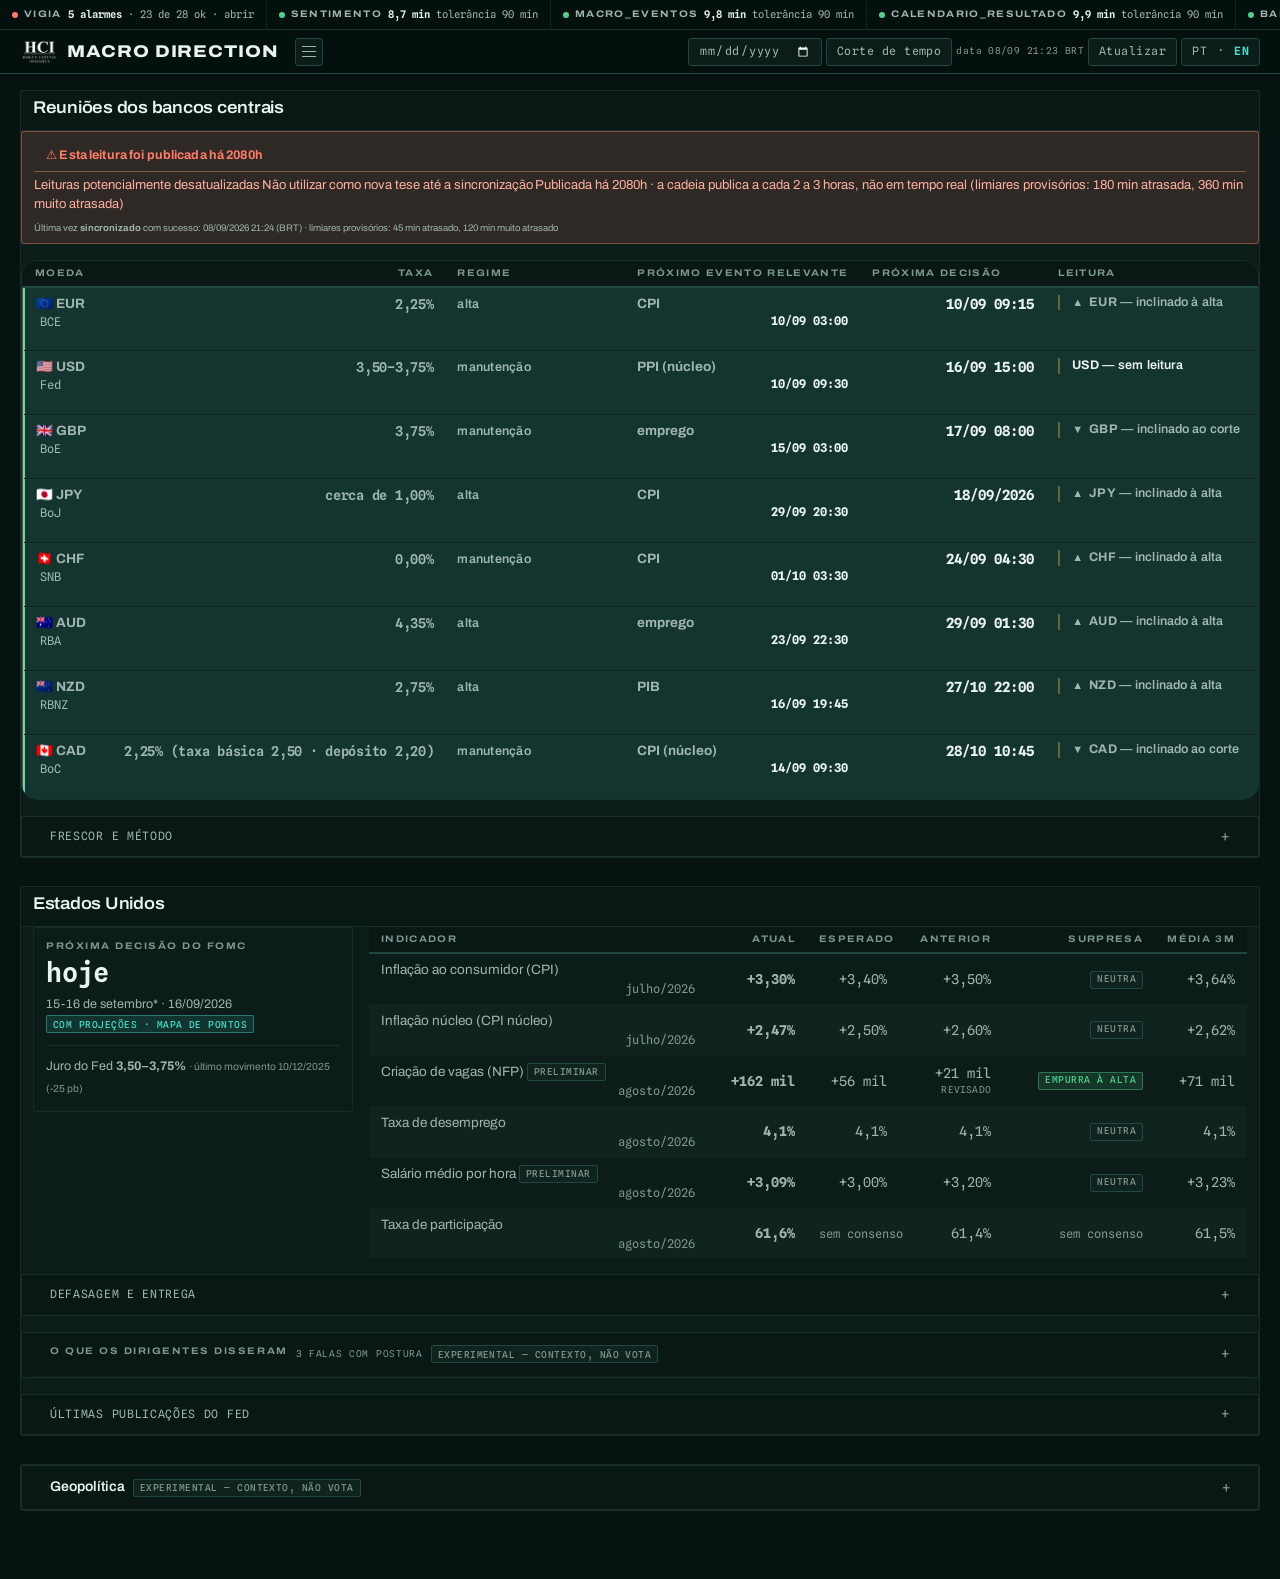
<file: index.html>
<!doctype html>
<html lang="pt-BR">
<head>
  <meta charset="utf-8">
  <meta name="viewport" content="width=device-width, initial-scale=1">
  <meta name="color-scheme" content="dark">
  <meta name="robots" content="noindex, nofollow">
  <meta name="description" content="HCI Macro Direction — leitura dos bancos centrais em 28 pares de moedas.">
  <title>HCI Macro Direction</title>
  <link rel="icon" type="image/png" href="assets/hci_logo.png">
  <link rel="stylesheet" href="styles.css?v=20260905-rev1">
  <link rel="stylesheet" href="theme.css?v=20260905-rev1">
  <!-- Direcao visual C ("sala de controle"), escolhida por contraste MEDIDO em 05/set.
       Tem de vir POR ULTIMO: e aditiva sobre styles.css e theme.css, e ganha deles por
       ordem e por prefixo html nos seletores. As tres familias vem no @import dela. -->
  <link rel="preconnect" href="https://fonts.googleapis.com">
  <link rel="preconnect" href="https://fonts.gstatic.com" crossorigin>
  <link rel="stylesheet" href="estilo_hci.css?v=20260908-semrodape">
</head>
<body>
  <header class="site-header">
    <a class="identity" href="#top" aria-label="HCI — início do painel"><img src="assets/hci_logo.png" alt="HCI — Hoki's Capital Insights" class="brand-logo"><strong>MACRO DIRECTION</strong></a>
    <button type="button" id="navToggle" class="nav-toggle" aria-label="Abrir menu" aria-expanded="false">
      <span></span><span></span><span></span>
    </button>
    <div class="header-update">
      <div class="timecut" title="Esconde tudo o que veio depois de uma data escolhida, para você julgar um dia sem saber o que aconteceu em seguida">
        <label for="timeCutDate" class="sr-only">Data do corte de tempo</label>
        <input id="timeCutDate" type="date">
        <button id="timeCutToggle" type="button">Corte de tempo</button>
      </div>
      <span id="updatedAt">Carregando</span><button id="updateButton" type="button">Atualizar</button>
    </div>
  </header>
    <div class="nav-scrim" id="navScrim" hidden></div>
<nav class="tabs" id="tabBar" aria-label="Seções">
      <button type="button" class="tab is-active" data-tab="market">Visão geral</button>
      <button class="tab" data-tab="yields" type="button">Juros</button>
      <button type="button" class="tab" data-tab="calendar">Calendário</button>
      <button type="button" class="tab" data-tab="pairs">Pares</button>
      <button type="button" class="tab" data-tab="ratesfx">Juro &times; Câmbio</button>
      <button type="button" class="tab" data-tab="spreads">Custos</button>
      <button type="button" class="tab" data-tab="equities">Ações</button>
      <button type="button" class="tab" data-tab="cot">COT</button>
      <button type="button" class="tab" data-tab="news">Notícias</button>
      <button type="button" class="tab" data-tab="sources">Fontes</button>
      <button type="button" class="tab" data-tab="agentes">Julgamentos</button>
      <button type="button" class="tab" data-tab="journal">Backtest</button>
      <!-- [08/set] O aviso saiu do rodape (removido) e passou a viver AQUI, no pe da
           gaveta. Ele nao e enfeite: o site e publico e o Eduardo publica como pessoa
           fisica, sem registro na CVM — "cenario condicional" e a linha editorial travada
           desde 28/ago. No pe do menu ele fica fora do caminho da leitura e continua a um
           clique de distancia, que era a condicao. -->
      <p class="nav-aviso">Ferramenta de pesquisa. Não é recomendação de investimento.
        Este software não envia ordens.</p>
    </nav>


  <!-- Aberto do disco (file://) o painel nao funciona: o Chrome bloqueia fetch() dos JSONs de
       dados, e nada e desenhado. Aconteceu em 04/set. O aviso vale mais que a pagina crua. -->
  <script>
    if (location.protocol === "file:") {
      document.addEventListener("DOMContentLoaded", function () {
        var a = document.createElement("div");
        a.setAttribute("style", "position:fixed;inset:0;z-index:9999;background:#090c13;color:#eef2f8;" +
          "font:16px/1.6 system-ui,sans-serif;padding:48px 32px;text-align:center");
        a.innerHTML = "<div style='max-width:640px;margin:0 auto'>" +
          "<h1 style='font-size:22px;margin:0 0 14px'>Este painel não funciona aberto do disco</h1>" +
          "<p>Ele busca os dados por HTTP, e o navegador bloqueia isso em arquivo local (<code>file://</code>). " +
          "Por isso aparece cru e sem leitura.</p>" +
          "<p>Abra a versão publicada, que se atualiza sozinha:<br>" +
          "<a href='https://yeiioe.github.io/hci-fund-radar/' style='color:#5eead4;font-size:18px'>yeiioe.github.io/hci-fund-radar</a></p>" +
          "<p style='opacity:.6;font-size:13px'>Para testar localmente, sirva a pasta: <code>python -m http.server 8797</code> " +
          "e abra <code>http://localhost:8797</code>.</p></div>";
        document.body.appendChild(a);
      });
    }
  </script>
  <main id="top">
    <div id="timeCutBanner" class="timecut-banner" hidden>
      <strong>CORTE DE TEMPO ATIVO</strong>
      <span>Mostrando só o que se sabia em <b id="timeCutLabel">—</b>. Resultados e dias posteriores ficam ocultos.</span>
      <button id="timeCutClear" type="button">Sair</button>
    </div>
    <!-- [08/set] O Eduardo riscou a linha de STATUS: ela repetia, em toda carga e no topo de
         tudo, um aviso que ja esta no rodape e no cabecalho de cada aba. Fica escondida (o
         app.js antigo ainda escreve nela, entao o elemento continua existindo). -->
    <section id="systemMessage" class="system-line" aria-live="polite" hidden></section>
    <section class="aviso-reprovado">
      <strong>Versão experimental — reprovada nos testes de utilidade direcional.</strong>
      Em 31/ago/2026 o FUND V0.1 foi avaliado como filtro de entradas técnicas (3 setups × 3 horizontes,
      2002-2014) e <b>nenhuma das nove células passou do percentil 95 do controle aleatório pareado</b>:
      o que parecia seleção era redução de exposição. Antes disso, 15 pré-registros já o tinham
      reprovado como preditor direcional sozinho.
      <b>Os pares abaixo são candidatos a análise, sem vantagem comprovada</b> — não são recomendação,
      ordem nem ranking de qualidade. O alcance da reprovação é esta versão, estes setups e esta
      amostra; ela não prova que o lado fundamental não possa contribuir em estratégia nenhuma.
    </section>

    <section class="overview" aria-label="Resumo do mercado">
      <div><span>Mais forte</span><strong id="strongestCurrency">—</strong><small id="strongestValue">—</small></div>
      <div><span>Mais fraca</span><strong id="weakestCurrency">—</strong><small id="weakestValue">—</small></div>
      <div><span>Fora do neutro</span><strong id="alignedPairs">—</strong><small>|FUND| &gt;= 25 — uma contagem, não uma vantagem</small></div>
      <div><span>Cobertura</span><strong id="operationalPairs">—</strong><small id="qualityNote">—</small></div>
    </section>

    <!-- ============ TAB: OVERVIEW ============ -->
    <div class="tab-panel is-active" data-panel="market">
      <section class="content-section">
        <div class="section-title">
          <div><h2 title="Pares com o FUND fora do neutro. Sem vantagem direcional comprovada. Abra a ficha do par para ver a causa, o que a contradiz e as fontes.">Candidatos a análise</h2></div>
          
        </div>
        <details class="tab-about">
          <summary><span>Como ler o FUND e as decisões</span></summary>
          <div class="tab-about-body"><p><strong>VENDER BASE</strong> é ficar vendido no par;
          <strong>COMPRAR BASE</strong> é ficar comprado. O <em>FUND</em> vai de −100 a +100: passando de ±25 o
          lado está definido, passando de ±60 ele é forte. O fator de lucro mostrado é o do motor
          <strong>só-FUND</strong> — ele não inclui a sua vantagem de entrada.</p></div>
        </details>
        <div class="table-wrap"><table class="data-table">
          <thead><tr><th>#</th><th>Par</th><th>Lado fundamental</th><th>Leitura</th><th>Dias na faixa</th><th>Divergência</th><th>Saúde da tese</th><th>Evidência</th></tr></thead>
          <tbody id="priorityTableBody"></tbody>
        </table></div>
      </section>

      <section class="content-section">
        <div class="section-title"><div><h2 title="Média com sinal do FUND contra todos os pares com dado válido.">Força das moedas</h2></div></div>
        <div id="currencyGrid" class="currency-grid"></div>
      </section>

      <section class="content-section">
        <div class="section-title"><div><h2 title="Cada célula lê a moeda da linha contra a moeda da coluna. Clique para abrir o par.">Matriz completa</h2></div></div>
        <div class="matrix-frame"><table id="strengthMatrix" class="matrix-table" aria-label="Matriz de força"></table></div>
        <div class="legend">
          <span><i class="scale s5"></i>Viés forte de queda</span><span><i class="scale s4"></i>Viés de queda</span><span><i class="scale s3"></i>Neutro</span><span><i class="scale s2"></i>Viés de alta</span><span><i class="scale s1"></i>Viés forte de alta</span>
        </div>
      </section>
    </div>

    <!-- ============ TAB: YIELDS ============ -->
    <div class="tab-panel" data-panel="yields">
      <section class="content-section">
        <div class="section-title">
          <div><h2 title="Mantido só como contexto: ele não alimenta a leitura macro. Cada cartão mostra a idade da própria leitura.">Juro soberano de 2 anos</h2></div>
          
        </div>
        <details class="tab-about">
          <summary><span>O que é o juro de 2 anos, o que o move, e o que medimos de verdade</span></summary>
          <div class="tab-about-body">
            <p><strong>Ele é duas coisas ao mesmo tempo, não uma.</strong> O juro soberano de 2 anos é a
            média esperada da taxa de política nos dois anos <em>mais um prêmio de prazo</em> — a
            compensação extra exigida por carregar duração. Lê-lo como pura previsão de juro é incompleto:
            parte de qualquer movimento pode ser prêmio, não expectativa. O Fed de São Francisco publica
            exatamente essa decomposição (<a href="https://www.frbsf.org/research-and-insights/data-and-indicators/treasury-yield-premia/"
            target="_blank" rel="noopener">Treasury yield premia</a>), e este painel não separa as duas.</p>
            <p><strong>O que empurra para cima.</strong> Inflação acima do esperado, mercado de trabalho forte,
            tom de alta do banco central, emissão pesada do governo, ou um movimento global de saída dos títulos.
            <em>Qualquer um deles faz o mercado precificar menos cortes, ou cortes mais tarde.</em></p>
            <p><strong>O que empurra para baixo.</strong> Inflação abaixo do esperado, desemprego subindo, virada
            para o lado do corte, fuga para segurança, ou susto de crescimento — o mercado precifica cortes mais
            cedo ou mais fundos.</p>
            <p><strong>O que medimos de verdade, e o que não medimos.</strong> Em 147.590 pares-dia e 25 anos,
            medimos uma associação <em>contemporânea</em> entre o diferencial de 2 anos e a taxa de câmbio que
            chega a +0,43 por volta de 120 pregões, e uma associação <em>preditiva</em> de −0,05 no mesmo
            horizonte. Em português claro: os dois andam juntos, e o diferencial não vai na frente do preço.
            Correlação contemporânea não é causalidade e não é vantagem — ela descreve o que já aconteceu.</p>
            <p><strong>Leia o tamanho, não o sinal.</strong> Um movimento de 2 pontos-base é ruído; o desvio-padrão
            diário da maioria destas curvas fica entre 3 e 5 pontos-base. Cada cartão mostra o movimento em
            desvios-padrão, para separar uma reprecificação de verdade de um arredondamento.</p>
            <p><strong>Por que a mesma moeda mostra números diferentes nesta página.</strong> A aba Fontes mostra a
            última observação da <em>curva oficial</em>; os cartões de Juros podem mostrar uma <em>cotação de
            mercado</em> ao vivo, lida no seu navegador; a ficha do par mostra o valor usado quando o retrato foi
            montado. São três instantes diferentes e, num dos casos, um instrumento diferente — então diferenças
            pequenas são esperadas e não são erro. Cada lugar declara a própria fonte e o próprio horário; se dois
            discordarem por mais que um arredondamento, confie no que nomeia uma curva oficial.</p>
            <p><strong>O limite honesto.</strong> São curvas oficiais publicadas no calendário de cada instituição —
            de D+1 nos Estados Unidos a <em>semanal</em> na Austrália. Não existe juro de 2 anos ao vivo aqui, e
            não pode existir com estas fontes. A etiqueta de idade em cada cartão é a verdade sobre isso.</p>
          </div>
        </details>
        <div id="yieldGrid" class="yield-grid"></div>
        <p id="yieldNote" class="method-note"></p>
      </section>
    </div>

    <!-- ============ TAB: CALENDAR ============ -->
    <div class="tab-panel" data-panel="calendar">
      <section class="calendar-section">
        <div class="section-title">
          <div><h2 title="Divulgações agendadas e decisões de banco central. Clique num evento para ver o que ele empurra na decisão de juro.">Calendário macro</h2></div>
          
        </div>        <details class="tab-about">
          <summary><span>O que o calendário mostra, e por que ele é honesto</span></summary>
          <div class="tab-about-body"><p><strong>Modo de estudo.</strong> Clique em qualquer dia para ver o que o radar teria marcado ali — e,
          como o dia já passou, o que aconteceu depois: uma etiqueta verde
          <em>ENTROU VENDIDO</em> ou uma cinza <em>não entrou</em>. Esse desfecho é uma conferência
          posterior; ele nunca participou da seleção.</p></div>
        </details>
        <div class="calendar-controls">
          <button id="calendarPrev" type="button">Anterior</button>
          <label for="calendarMonth" class="sr-only">Mês do calendário</label>
          <input id="calendarMonth" type="month">
          <button id="calendarNext" type="button">Próximo</button>
          <span id="calendarStatus" class="muted"></span>
        </div>
        <div class="calendar-layout">
          <div class="calendar-col">
            <div class="calendar-board">
              <div class="weekday-row" aria-hidden="true"><span>Seg</span><span>Ter</span><span>Qua</span><span>Qui</span><span>Sex</span><span>Sáb</span><span>Dom</span></div>
              <div id="calendarGrid" class="calendar-grid"></div>
            </div>
          </div>
          <aside class="calendar-detail">
            <header><div><span id="calendarCoverage" class="tag">COBERTURA</span><h3 id="calendarDate">—</h3></div><span id="calendarPairCount" class="mono muted">—</span></header>
            <div class="calendar-detail-grid">
              <div><span>Mais forte</span><strong id="calendarStrongest">—</strong></div>
              <div><span>Mais fraca</span><strong id="calendarWeakest">—</strong></div>
            </div>
            <div><span class="detail-label">Ranking de moedas</span><div id="calendarCurrencies" class="calendar-currencies"></div></div>
            <div><span class="detail-label">Operável naquele dia</span><div id="calendarRecommendations" class="calendar-recommendations"></div></div>
          </aside>
        </div>
        <p class="method-note">Seleção causal: só o FUND do próprio dia, nunca um fator de lucro calculado com o futuro. PARCIAL quer dizer que uma ou mais moedas ainda não tinham série de 2 anos utilizável.</p>
      </section>
    </div>

    <!-- ============ TAB: PAIRS ============ -->
    <div class="tab-panel" data-panel="pairs">
      <section id="pairDetail" class="content-section selected-pair" aria-live="polite">
        <div class="pair-header">
          <div><span class="section-index">PAR SELECIONADO</span><div class="pair-name-line"><h2 id="detailPair">—</h2><span id="detailStrength" class="tag">—</span><span id="detailQuality" class="tag">—</span></div></div>
          <div class="direction-block"><span>Direção macro</span><strong id="detailDecision">—</strong></div>
        </div>
        <div id="detailAlert" class="alert-line" hidden></div>
        <div class="metric-line">
          <div><span>FUND</span><strong id="detailFund">—</strong></div><div><span>Δ 5 dias</span><strong id="detailChange">—</strong></div>
          <div><span>Diferencial de 2 anos</span><strong id="detailSpread">—</strong></div><div><span>Momento de 20 dias</span><strong id="detailMomentum">—</strong></div>
          <div><span>Juro da base</span><strong id="detailBaseYield">—</strong></div><div><span>Juro da cotada</span><strong id="detailQuoteYield">—</strong></div>
        </div>
        <p id="formulaText" class="mono formula"></p>
        <div class="chart-frame"><div><span>HISTÓRICO DO FUND</span><small id="detailAsOf">—</small></div><svg id="fundChart" viewBox="0 0 960 260" role="img" aria-label="Histórico"></svg></div>
        <div class="tv-block">
          <div class="tv-head"><span class="detail-label">Preço — TradingView</span><small class="muted">gráfico ao vivo, precisa de internet</small></div>
          <div id="tvChart" class="tv-chart"></div>
        </div>
      </section>

      <section class="content-section">
        <div class="section-title">
          <div><h2 title="Ordenados pelo FUND em módulo. Clique numa linha para abrir o par acima.">Todos os 28 pares</h2></div>
          
        </div>
        <details class="tab-about">
          <summary><span>Como esta lista é ordenada, e o que significa “operável”</span></summary>
          <div class="tab-about-body"><p><strong>Ordenados por |FUND|, não por oportunidade.</strong>
          O par do topo é o que tem hoje o maior momento de diferencial de juro — é onde o lado fundamental
          está mais definido, o que não é a mesma coisa que onde está a melhor entrada. <strong>Operável</strong>
          quer dizer que as duas pernas têm juro fresco; um par com perna velha aparece como contexto, mas
          nunca é listado como operável. A entrada continua vindo do gráfico, nunca desta ordenação.</p></div>
        </details>
        <div class="pair-controls">
          <label class="sr-only" for="pairSearch">Buscar par</label>
          <input id="pairSearch" type="search" placeholder="Buscar par, ex.: EURUSD">
          <label class="sr-only" for="pairFilter">Filtro</label>
          <select id="pairFilter">
            <option value="all">Todos os pares</option>
            <option value="directional">Só direcionais</option>
            <option value="operational">Só operáveis</option>
          </select>
        </div>
        <div class="table-wrap"><table class="data-table">
          <thead><tr><th>Par</th><th>Lado fundamental</th><th>FUND</th><th>Faixa</th><th>Diferencial de 2 anos</th><th>Momento de 20 pregões</th><th>Estado do dado</th></tr></thead>
          <tbody id="pairTableBody"></tbody>
        </table></div>
      </section>
    </div>

    <!-- ============ TAB: COT ============ -->
    <div class="tab-panel" data-panel="ratesfx">
      <section class="content-section">
        <div class="section-title">
          <div><h2 title="Trajetória, magnitude e concordância em três campos separados — um rótulo só esconde a nuance.">Juro contra câmbio</h2></div>
          
        </div>
        <details class="tab-about">
          <summary><span>O que este painel faz, e as quatro regras que ele não pode quebrar</span></summary>
          <div class="tab-about-body">
            <p><strong>Sincronizar antes de classificar.</strong> O mesmo número de pregões não é o
            mesmo intervalo. Quando os períodos não batem, nenhum estado de câmbio é declarado e o par sai
            da conta. Mesma data final também não é sincronização completa: o fixing do BCE é fechado às
            16:00 CET e os juros são observados em outros horários, então todo par carrega
            <em>datas alinhadas; horários a verificar</em>.</p>
            <p><strong>As duas pernas antes do diferencial.</strong> Um juro subindo sozinho não determina a
            direção do diferencial — se a outra perna sobe mais, ele estreita. O diferencial é o juro da
            moeda base menos o da moeda cotada.</p>
            <p><strong>Relevância contra a própria história do par.</strong> Toda medida é comparada com a
            distribuição da mesma medida <em>naquele diferencial</em> nas 252 observações anteriores, usando
            só informação prévia. Nunca um limiar universal em pontos-base, e nunca um corte escolhido
            olhando a rentabilidade.</p>
            <p><strong>Trajetória separada da magnitude.</strong> Um limiar decide o tamanho do movimento,
            não se ele aconteceu. Uma recuperação seguida de recuo é fato observado mesmo quando o saldo
            fica abaixo do corte — juntar os dois num rótulo só joga isso fora.</p>
            <p><strong>O que isto não é.</strong> Não é instrução de entrada, saída ou tamanho, e não é
            probabilidade. Julgar se estas classes descrevem bem a trajetória é uma tarefa diferente de
            testar rentabilidade; classificação visualmente sensata não é evidência de vantagem.</p>
          </div>
        </details>
        <div id="jcBody"></div>
      </section>
    </div>

    <!-- ============ TAB: SPREADS ============ -->
    <div class="tab-panel" data-panel="spreads">
      <section class="content-section">
        <div class="section-title">
          <div><h2 title="Quanto cada par cobra para ser carregado — por lado, medido, não tirado de folheto.">Custo real de carregar uma posição</h2></div>
          
        </div>
        <details class="tab-about">
          <summary><span>Por que o spread sozinho engana, e o que muda no swing</span></summary>
          <div class="tab-about-body">
            <p><strong>Spread cru não decide nada.</strong> O que decide é quanto ele come do movimento
            disponível. Um par com 2 pips de spread que anda 100 pips é mais barato que um com 1 pip que
            anda 20. Spread apertado em instrumento parado é armadilha.</p>
            <p><strong>No swing entra o swap, e ele é assimétrico.</strong> Carregar 5 pregões custa 7
            noites — a quarta-feira cobra 3× para cobrir o fim de semana. Como o swap segue o diferencial
            de juro, <em>comprado e vendido no mesmo par custam diferente</em>. Isso não existe no intradiário.</p>
            <p><strong>De onde vêm os números.</strong> O spread é medido em barras de 1 minuto de compra ×
            venda (Dukascopy). O swap é estimado pelo diferencial de 2 anos que este radar já ingere, pela
            identidade de carrego: <code>preço × (juro_base − juro_cotada) / 365 / pip</code>. A estimativa foi
            calibrada contra a tabela da própria corretora em 28 pares e bateu em r=0,975 — por isso pode ser
            recalculada aqui todo dia, sem raspar a corretora.</p>
            <p><strong>A regra do diferencial pequeno.</strong> Quando o |diferencial| cai abaixo de 0,8% não
            há carrego suficiente para compensar a margem da corretora, e o par fica caro <em>dos dois
            lados</em>. Medido: abaixo de 0,8% o lado melhor custa 4,29% da amplitude de 5 dias; acima de
            2,5%, custa 0,10%.</p>
            <p><strong>Cuidado com o que o custo sugere.</strong> O lado barato tende a ser o lado do carrego —
            comprado na moeda de juro alto. Deixar o custo escolher a direção é montar carrego sem ter
            decidido montar. O custo desempata teses e dimensiona; ele nunca origina uma.</p>
            <p><strong>Validade.</strong> Um par típico troca de lado barato a cada 8,9 meses. Esta tabela
            reflete o regime atual, não uma verdade permanente.</p>
          </div>
        </details>
        <div id="spreadBody"></div>
      </section>
    </div>

    <!-- ============ TAB: COT ============ -->
    <div class="tab-panel" data-panel="equities">
      <section class="content-section">
        <div class="section-title">
          <div><h2 title="Outra casa, outro método. Aqui não há FUND nem par de moedas.">Ações — Agente de Pesquisa</h2></div>
          
        </div>
        <details class="tab-about">
          <summary><span>Por que ações e câmbio são sistemas separados aqui</span></summary>
          <div class="tab-about-body">
            <p><strong>O lado do câmbio é lido pelos bancos centrais.</strong> Ele compara a força
            fundamental relativa entre duas moedas. A unidade é a MOEDA; o par é derivado. Nada disso se
            aplica a uma ação.</p>
            <p><strong>O Agente de Pesquisa cobre as ações.</strong> A unidade é a EMPRESA: preço-alvo por um
            múltiplo pré-registrado vezes o lucro projetado, tese, o que poderia quebrá-la, e o regime de
            mercado. Ele só regenera um relatório quando o dado por trás realmente anda — preço 3%, projeção
            de lucro 10%, resultado divulgado, virada de regime, ou 5 pregões.</p>
            <p><strong>Por que não misturar.</strong> Horizontes, dados e critérios de invalidação diferentes.
            Uma tese de moeda morre quando o diferencial de juro vira; uma tese de ação morre quando o lucro
            projetado ou o múltiplo de mercado muda. Fundidas numa nota só, não daria para saber qual das
            duas quebrou.</p>
            <p><strong>O que isto NÃO é.</strong> Não é ordem nem gatilho de entrada. É leitura fundamental
            com o dado que a sustenta exibido ao lado.</p>
          </div>
        </details>
        <div id="equitiesBody"></div>
      </section>
    </div>

    <!-- ============ TAB: COT ============ -->
    <div class="tab-panel" data-panel="cot">
      <section class="content-section">
        <div class="section-title">
          <div><h2 title="Posicionamento semanal em futuros, da CFTC. Publicado sexta às 15:30 ET, com o livro de terça.">Posicionamento dos participantes (COT)</h2></div>
          
        </div>        <details class="tab-about">
          <summary><span>O que o COT acrescenta aqui, e o que ele não acrescenta</span></summary>
          <div class="tab-about-body"><p><strong>Por que o posicionamento importa aqui.</strong> A leitura
          macro mede o <em>motivo</em> (diferenciais de juro). O COT mede a <em>multidão</em>. A pesquisa por
          trás deste projeto achou que, desde 2021, as moedas acompanham apetite a risco e posicionamento pelo
          menos tão de perto quanto a taxa de política — e que a desmontagem de agosto de 2024 foi puxada por
          posicionamento lotado, não pela surpresa macro em si.
          <br><strong>Situação: só exibição.</strong> O COT não toca a leitura das moedas. Ele está sendo
          medido em separado antes de poder influenciar qualquer decisão.</p></div>
        </details>
        <div id="cotStatus" class="muted">Carregando o posicionamento…</div>
        <div id="cotGrid" class="cot-grid"></div>
        <p class="method-note">Posição líquida = comprado não-comercial − vendido. O percentil compara a líquida atual com a própria história: acima de 90 ou abaixo de 10 marca livro lotado, o que historicamente antecede reversões mais bruscas.</p>
      </section>
    </div>

    <!-- ============ TAB: NEWS ============ -->
    <div class="tab-panel" data-panel="news">
      <section class="content-section">
        <div class="section-title">
          <div><h2 title="Eventos agendados que podem reprecificar o caminho do juro.">Próximas divulgações</h2></div>
          
        </div>        <details class="tab-about">
          <summary><span>Por que a divulgação em si não é a operação</span></summary>
          <div class="tab-about-body"><p><strong>Opere a reprecificação, não o número.</strong> O preço ajusta a uma surpresa em minutos,
          então reagir à divulgação em si já é tarde. O que dura dias ou semanas é a mudança no caminho
          esperado do juro — é isso que este painel lê.</p></div>
        </details>
        <div class="news-controls">
          <label class="sr-only" for="newsCurrency">Moeda</label>
          <select id="newsCurrency"></select>
          <label class="sr-only" for="newsImpact">Impacto</label>
          <select id="newsImpact"></select>
        </div>
        <div id="newsList" class="news-list"></div>
        <p id="newsSource" class="muted"></p>
      </section>
    </div>

    <!-- ============ TAB: SOURCES ============ -->
    <div class="tab-panel" data-panel="sources">
      <section class="content-section">
        <div class="section-title"><div><h2 title="Uma perna velha mantém o valor visível, mas impede o par de ser operável.">Fontes e frescor</h2></div></div>        <details class="tab-about">
          <summary><span>Por que uma perna velha bloqueia o par</span></summary>
          <div class="tab-about-body"><p><strong>Por que uma perna velha bloqueia o par.</strong> Uma leitura montada sobre um juro de três
          semanas atrás é opinião velha vestida de número novo. O painel mantém o valor visível como
          contexto e tira o par da lista de operáveis.</p></div>
        </details>
        <div class="table-wrap"><table class="data-table">
          <thead><tr><th>Moeda</th><th>Juro de 2 anos</th><th>Primeira observação</th><th>Última observação</th><th>Idade</th><th>Estado</th><th>Fonte</th><th>Rota</th></tr></thead>
          <tbody id="sourceTableBody"></tbody>
        </table></div>
        <div class="table-wrap"><table class="data-table">
          <thead><tr><th>Modelo</th><th>Pesos</th><th>Virou vendido nº 1</th><th>Cinco primeiros</th><th>Eventos capturados</th></tr></thead>
          <tbody id="weightTableBody"></tbody>
        </table></div>
      </section>
    </div>

    <!-- ============ TAB: SALA DE JULGAMENTOS ============ -->
    <!-- Desenhado pelo ui_agentes.js, que le data/agentes/*/ultimo.json. Se nenhum
         arquivo abrir, o proprio modulo troca o conteudo pela sala vazia; se o modulo
         nao carregar, fica de pe o aviso estatico abaixo. A aba nunca quebra. -->
    <div class="tab-panel" data-panel="agentes">
      <section class="content-section">
        <div class="section-title">
          <div><h2 title="O que cada agente julgou nesta rodada, por moeda, com o trecho, o link da fonte e a versão do prompt. A objeção do advogado aparece ao lado da tese, nunca escondida. Experimental — contexto, não vota. Nada aqui é ordem, sinal de entrada ou promessa de retorno: o painel dá o lado fundamental, a entrada é sua.">Sala de julgamentos</h2></div>
          
        </div>
        <details class="tab-about">
          <summary><span>Como ler esta aba: proveniência e selo</span></summary>
          <div class="tab-about-body"><p>Todo bloco diz <strong>quem falou</strong> (agente e versão
          do prompt), <strong>quando</strong>, <strong>com que fonte</strong> e o <strong>selo</strong>:
          <em>MEDIDO</em> é número apurado por código, <em>JULGADO</em> é leitura de agente, e
          <em>EM TESTE</em> é o que ainda não vota. Misturar os três é o erro que mata credibilidade,
          então os três nunca saem sem etiqueta. Os números aparecem como estão nos arquivos, sem
          nenhuma conta feita na tela; onde o arquivo não traz o número, está escrito
          <em>não medido</em>.</p></div>
        </details>
        <div id="salaJulgamentos"><div class="mac-vazio"><p>Lendo
          <span class="sala-caminho">data/agentes/*/ultimo.json</span>…</p></div></div>
      </section>
    </div>

    <!-- ============ TAB: BACKTEST MANUAL ============ -->
    <div class="tab-panel" data-panel="journal">
      <section class="content-section bt-manual">
        <div class="section-title"><div><h2 title="Registre somente o que era conhecido naquele momento. Os dados ficam neste aparelho e formam a amostra que, no futuro, poderá calibrar a convicção histórica.">Diário do backtest manual</h2></div>
          </div>
        <div id="manualBacktestBody"></div>
      </section>
    </div>

    <!-- Backtest permanece no DOM (o app.js depende destes ids) mas sem aba:
         a estrategia ainda nao esta final, entao o numero nao deve ser exibido. -->
    <div class="tab-panel" data-panel="backtest" hidden>
      <form id="backtestForm">
        <select id="btPair"></select><input id="btStart" type="date"><input id="btEnd" type="date">
        <input id="btCost" type="number" value="1"><button id="btRun" type="submit">Rodar</button>
      </form>
      <p id="btStatus"></p><div id="btSummary"></div><span id="btChartTitle"></span>
      <div id="btEquityChart"></div><table><thead id="btResultHead"></thead><tbody id="btResultBody"></tbody></table>
    </div>
  </main>

  <!-- [08/set] RODAPE REMOVIDO por ordem do Eduardo: "tira o rodape, nao ta funcionando,
       vamos deixar sem nada e nada escrito tbm no rodape". Ele voltou nele quatro vezes e a
       cada volta o defeito era outro — o ultimo era um `margin-left:auto` do styles.css que
       sobreviveu a tres reescritas minhas no estilo_hci.css. Em vez de uma quarta tentativa,
       sai.
       ⚠️ O AVISO DE NAO-RECOMENDACAO saiu junto e NAO pode simplesmente sumir: o site e
       publico e o Eduardo publica como pessoa fisica, sem registro na CVM. Ele foi movido
       para a gaveta de navegacao (ui_nav.js), onde continua legivel em uma linha. -->

  <script src="app.js?v=20260906-ux1"></script>
  <script src="ui_extras.js?v=20260908-min5"></script>
  <script src="ui_live_yields.js?v=20260906-ux1"></script>
  <script src="ui_cut_global.js?v=20260905-rev1"></script>
  <script src="ui_spreads.js?v=20260906-ux1"></script>
  <script src="ui_equities.js?v=20260908-min5"></script>
  <script src="ui_fund_ficha.js?v=20260905-rev1"></script>
  <script src="ui_juros_cambio.js?v=20260908-min4"></script>
  <script src="ui_backtest_manual.js?v=20260906-ux1"></script>
  <script src="ui_nav.js?v=20260905-rev1"></script>
  <!-- ANTES do ui_macro.js: ele desenha assim que o dado chega e precisa do
       window.HCI_MEDIDORES existindo nesse instante. Sem fetch, sem evento. -->
  <script src="ui_medidores.js?v=20260906-vis1"></script>
  <script src="ui_agentes.js?v=20260908-vigia"></script>
  <script src="ui_macro.js?v=20260908-min5"></script>
  <!-- Depois do ui_macro.js de proposito: ele repinta os paineis a cada 900 ms e precisa
       ter desenhado antes de a auditoria esconder as manchetes posteriores ao corte. -->
  <script src="ui_corte_auditoria.js?v=20260905-rev1"></script>
  <script src="ui_lang.js?v=20260906-rev1"></script>
</body>
</html>
</file>
<file: styles.css>
:root {
  --bg: #0a0b0d;
  --surface: #0f1114;
  --surface-2: #14171b;
  --line: #2a2e34;
  --line-soft: #1c2025;
  --text: #f0f1ee;
  --muted: #92979e;
  --dim: #626870;
  --accent: #d7ff45;
  --positive: #85d5a1;
  --negative: #e88c91;
  --warning: #d8b36b;
}

* { box-sizing: border-box; }
html { scroll-behavior: smooth; }
body {
  margin: 0;
  background: var(--bg);
  color: var(--text);
  font-family: "Arial Narrow", "Roboto Condensed", "Segoe UI", Arial, sans-serif;
  font-size: 14px;
  line-height: 1.4;
}
button, input, select { font: inherit; }
button { cursor: pointer; }
a { color: inherit; }
h1, h2, h3, p { margin: 0; }
h1, h2 { font-size: 21px; font-weight: 500; letter-spacing: -0.02em; }

.site-header {
  position: sticky;
  top: 0;
  z-index: 20;
  display: grid;
  grid-template-columns: auto 1fr auto;
  align-items: center;
  min-height: 62px;
  padding: 0 30px;
  border-bottom: 1px solid var(--line);
  background: rgba(10, 11, 13, 0.96);
  backdrop-filter: blur(12px);
}
.identity { display: flex; align-items: center; gap: 9px; text-decoration: none; letter-spacing: 0.08em; }
.identity span { padding: 3px 5px; background: var(--accent); color: #0a0b0d; font-size: 11px; font-weight: 800; }
.identity strong { font-size: 14px; font-weight: 600; }
.site-header nav { display: flex; justify-content: center; gap: 24px; }
.site-header nav a { color: var(--muted); font-size: 11px; letter-spacing: 0.08em; text-decoration: none; text-transform: uppercase; }
.site-header nav a:hover { color: var(--text); }
.header-update { display: flex; align-items: center; gap: 12px; }
.header-update span { color: var(--dim); font-size: 10px; }
button {
  min-height: 34px;
  padding: 0 13px;
  border: 1px solid var(--line);
  border-radius: 0;
  background: transparent;
  color: var(--text);
}
button:hover { border-color: var(--muted); }
button:disabled { cursor: wait; opacity: 0.45; }

main, footer { width: min(1480px, calc(100% - 48px)); margin: 0 auto; }
main { padding: 22px 0 54px; }
.system-line {
  padding: 10px 0;
  border-bottom: 1px solid var(--line);
  color: var(--muted);
  font-size: 11px;
  letter-spacing: 0.04em;
}
.system-line::before { content: "STATUS"; margin-right: 14px; color: var(--accent); font-weight: 700; }
.system-line.error { color: var(--negative); }

.overview {
  display: grid;
  grid-template-columns: repeat(4, 1fr);
  border-bottom: 1px solid var(--line);
}
.overview > div { min-height: 126px; padding: 22px 18px 18px 0; border-right: 1px solid var(--line); }
.overview > div:not(:first-child) { padding-left: 18px; }
.overview > div:last-child { border-right: 0; }
.overview span, .metric-line span, .direction-block span {
  display: block;
  color: var(--muted);
  font-size: 10px;
  letter-spacing: 0.1em;
  text-transform: uppercase;
}
.overview strong { display: block; margin-top: 21px; font-size: 30px; font-weight: 500; line-height: 1; }
.overview small { display: block; margin-top: 7px; color: var(--dim); font-size: 10px; }

.content-section { padding: 27px 0 30px; border-bottom: 1px solid var(--line); scroll-margin-top: 70px; }
.section-title { display: flex; align-items: flex-end; justify-content: space-between; gap: 24px; margin-bottom: 20px; }
.section-title > div:first-child { display: flex; align-items: baseline; gap: 12px; }
.section-title > div:first-child > span, .section-index { color: var(--accent); font: 600 10px/1 ui-monospace, SFMono-Regular, Consolas, monospace; letter-spacing: 0.1em; }
.section-title p { max-width: 600px; color: var(--muted); font-size: 11px; text-align: right; }
.method-note { margin-top: 12px; color: var(--dim); font-size: 10px; }

.observation-verdict {
  display: flex;
  align-items: baseline;
  gap: 15px;
  padding: 11px 0;
  border-top: 1px solid var(--line);
  border-bottom: 1px solid var(--line);
  font-size: 10px;
}
.observation-verdict strong { font: 600 11px ui-monospace, SFMono-Regular, Consolas, monospace; letter-spacing: 0.06em; }
.observation-verdict span { color: var(--muted); }
.observation-verdict.is-rejected strong { color: var(--negative); }
.observation-verdict.is-provisional strong { color: var(--warning); }
.observation-verdict.is-pre-fund strong { color: var(--accent); }
.observation-summary {
  display: grid;
  grid-template-columns: repeat(5, 1fr);
  border-left: 1px solid var(--line);
  margin-top: 16px;
}
.observation-summary > div { min-height: 88px; padding: 12px; border-top: 1px solid var(--line); border-right: 1px solid var(--line); border-bottom: 1px solid var(--line); }
.observation-summary span { display: block; color: var(--muted); font-size: 8px; letter-spacing: 0.08em; text-transform: uppercase; }
.observation-summary strong { display: block; margin-top: 10px; font: 500 17px ui-monospace, SFMono-Regular, Consolas, monospace; }
.observation-summary small { display: block; margin-top: 4px; color: var(--dim); font-size: 8px; }
.observation-grid { display: grid; grid-template-columns: minmax(500px, 0.9fr) minmax(680px, 1.1fr); gap: 24px; align-items: start; margin-top: 16px; }
.observation-list, .weight-table { border-top: 1px solid var(--line); }
.observation-item { border-bottom: 1px solid var(--line); }
.observation-item summary {
  display: grid;
  grid-template-columns: 24px 70px 55px 1fr 1fr auto;
  gap: 8px;
  align-items: center;
  min-height: 46px;
  cursor: pointer;
  list-style: none;
  font-size: 9px;
}
.observation-item summary::-webkit-details-marker { display: none; }
.observation-item summary:hover { background: var(--surface); }
.observation-item summary > strong { font: 600 11px ui-monospace, SFMono-Regular, Consolas, monospace; }
.observation-rank { color: var(--dim); font: 600 10px ui-monospace, SFMono-Regular, Consolas, monospace; }
.observation-state { color: var(--negative); font-size: 8px; letter-spacing: 0.06em; }
.observation-state.is-pre-fund { color: var(--accent); }
.observation-detail { padding: 11px 0 14px 24px; background: var(--surface); }
.observation-metrics { display: grid; grid-template-columns: repeat(3, 1fr); gap: 7px 12px; }
.observation-metrics span { color: var(--dim); font-size: 8px; }
.observation-metrics strong { margin-left: 4px; color: var(--text); font: 500 9px ui-monospace, SFMono-Regular, Consolas, monospace; }
.observation-reasons { margin-top: 12px; border-top: 1px solid var(--line-soft); }
.observation-reasons p { display: grid; grid-template-columns: 125px 1fr; gap: 10px; padding: 7px 0; border-bottom: 1px solid var(--line-soft); color: var(--muted); font-size: 9px; }
.observation-reasons p strong { font-weight: 500; }
.observation-reasons .supports strong { color: var(--accent); }
.observation-reasons .opposes strong { color: var(--warning); }
.weight-table { min-width: 730px; }
.weight-table .is-best-weight { background: var(--surface); }
.weight-table .is-best-weight td:first-child { color: var(--accent); }
.weight-legend { margin-top: 8px; color: var(--dim); font-size: 8px; }
.case-audit { margin-top: 20px; }
.case-audit article {
  display: grid;
  grid-template-columns: 72px 90px 70px 1fr 1fr auto;
  gap: 10px;
  align-items: center;
  min-height: 38px;
  border-bottom: 1px solid var(--line-soft);
  color: var(--muted);
  font-size: 9px;
}
.case-audit article strong { color: var(--text); font: 600 10px ui-monospace, SFMono-Regular, Consolas, monospace; }
.case-audit article b { color: var(--positive); font-size: 8px; letter-spacing: 0.06em; }
.price-next-day-verdict {
  display: grid;
  grid-template-columns: 190px 1fr;
  gap: 15px;
  margin-top: 18px;
  padding: 11px 0;
  border-top: 1px solid var(--line);
  border-bottom: 1px solid var(--line);
  color: var(--muted);
  font-size: 9px;
}
.price-next-day-verdict strong { color: var(--negative); font-weight: 500; letter-spacing: 0.05em; }

.table-frame, .matrix-frame { overflow-x: auto; }
.data-table { width: 100%; min-width: 900px; border-collapse: collapse; }
.data-table th {
  padding: 9px 10px;
  border-top: 1px solid var(--line);
  border-bottom: 1px solid var(--line);
  color: var(--muted);
  font-size: 9px;
  font-weight: 600;
  letter-spacing: 0.09em;
  text-align: left;
  text-transform: uppercase;
}
.data-table td { padding: 10px; border-bottom: 1px solid var(--line-soft); font-size: 11px; vertical-align: middle; }
.data-table tbody tr[data-pair], .data-table tbody tr[data-bt-pair] { cursor: pointer; }
.data-table tbody tr[data-pair]:hover, .data-table tbody tr[data-bt-pair]:hover { background: var(--surface); }
.data-table strong, .mono { font-family: ui-monospace, SFMono-Regular, Consolas, monospace; font-variant-numeric: tabular-nums; }
.pair-code { font-weight: 700; letter-spacing: 0.04em; }
.positive { color: var(--positive); }
.negative { color: var(--negative); }
.warning { color: var(--warning); }
.muted { color: var(--muted); }
.blocked-row { opacity: 0.55; }
.read-pass { color: var(--positive); }
.read-fail { color: var(--negative); }

.currency-strip { display: grid; grid-template-columns: repeat(8, 1fr); border-top: 1px solid var(--line); border-left: 1px solid var(--line); }
.currency-item { min-height: 118px; padding: 14px; border-right: 1px solid var(--line); border-bottom: 1px solid var(--line); }
.currency-item.is-blocked { opacity: 0.45; }
.currency-item header { display: flex; justify-content: space-between; color: var(--muted); font-size: 10px; }
.currency-item header strong { color: var(--text); font-size: 13px; }
.currency-item .value { margin-top: 23px; font: 500 24px/1 ui-monospace, SFMono-Regular, Consolas, monospace; }
.currency-item footer { display: flex; justify-content: space-between; width: auto; margin: 9px 0 0; padding: 0; border: 0; color: var(--dim); font-size: 9px; }

.matrix-table { width: 100%; min-width: 850px; border-collapse: collapse; table-layout: fixed; }
.matrix-table th { height: 34px; color: var(--muted); font-size: 9px; font-weight: 500; }
.matrix-table th:first-child { width: 60px; text-align: left; }
.matrix-table td { height: 54px; padding: 2px; border: 1px solid var(--line-soft); }
.matrix-cell { width: 100%; height: 100%; border: 0; background: transparent; font: 600 12px ui-monospace, SFMono-Regular, Consolas, monospace; }
.matrix-cell:hover { outline: 1px solid var(--text); outline-offset: -1px; }
.matrix-empty { color: var(--dim); text-align: center; background: var(--surface); }
.tone-strong-bull { background: rgba(133, 213, 161, 0.31); color: #b7ebc8; }
.tone-bull { background: rgba(133, 213, 161, 0.13); color: var(--positive); }
.tone-neutral { background: var(--surface); color: var(--muted); }
.tone-bear { background: rgba(232, 140, 145, 0.13); color: var(--negative); }
.tone-strong-bear { background: rgba(232, 140, 145, 0.28); color: #f3b5b8; }
.tone-blocked { color: var(--dim); background: repeating-linear-gradient(135deg, var(--surface), var(--surface) 4px, var(--bg) 4px, var(--bg) 8px); }
.legend { display: flex; flex-wrap: wrap; gap: 16px; margin-top: 11px; color: var(--dim); font-size: 9px; }
.legend span { display: flex; align-items: center; gap: 6px; }
.scale { width: 13px; height: 5px; display: inline-block; }
.s1 { background: rgba(133, 213, 161, 0.7); }.s2 { background: rgba(133, 213, 161, 0.35); }
.s3 { background: var(--line); }.s4 { background: rgba(232, 140, 145, 0.35); }.s5 { background: rgba(232, 140, 145, 0.7); }.sx { background: var(--dim); }

.pair-header { display: flex; align-items: flex-end; justify-content: space-between; gap: 20px; }
.pair-name-line { display: flex; align-items: center; gap: 8px; margin-top: 8px; }
.pair-name-line h2 { font: 500 31px/1 ui-monospace, SFMono-Regular, Consolas, monospace; letter-spacing: 0.02em; }
.tag { padding: 3px 6px; border: 1px solid var(--line); color: var(--muted); font-size: 9px; letter-spacing: 0.07em; }
.quality-current { color: var(--positive); border-color: rgba(133, 213, 161, 0.4); }
.quality-delayed { color: var(--warning); border-color: rgba(216, 179, 107, 0.4); }
.quality-stale { color: var(--negative); border-color: rgba(232, 140, 145, 0.4); }
.direction-block { text-align: right; }
.direction-block strong { display: block; margin-top: 5px; font-size: 17px; font-weight: 500; }
.alert-line { margin-top: 16px; padding: 10px 0; border-top: 1px solid var(--warning); border-bottom: 1px solid var(--warning); color: var(--warning); font-size: 11px; }
.metric-line { display: grid; grid-template-columns: repeat(6, 1fr); margin-top: 20px; border-top: 1px solid var(--line); border-left: 1px solid var(--line); }
.metric-line > div { padding: 12px; border-right: 1px solid var(--line); border-bottom: 1px solid var(--line); }
.metric-line strong { display: block; margin-top: 8px; font: 500 13px ui-monospace, SFMono-Regular, Consolas, monospace; }

.chart-frame { margin-top: 18px; }
.chart-frame > div { display: flex; justify-content: space-between; margin-bottom: 7px; color: var(--muted); font-size: 9px; letter-spacing: 0.08em; }
.chart-frame small { color: var(--dim); }
.chart-frame svg { display: block; width: 100%; min-height: 220px; border: 1px solid var(--line); background: var(--surface); }
.chart-threshold { stroke: #343940; stroke-width: 1; stroke-dasharray: 4 5; }
.chart-zero { stroke: #656b73; stroke-width: 1; }
.chart-line { fill: none; stroke: var(--accent); stroke-width: 1.7; vector-effect: non-scaling-stroke; }
.chart-area { fill: rgba(215, 255, 69, 0.045); }
.chart-label { fill: var(--dim); font: 10px ui-monospace, SFMono-Regular, Consolas, monospace; }
.chart-latest { fill: var(--accent); }

.controls-title { align-items: center; }
.inline-controls { display: flex; gap: 8px; }
input, select {
  width: 100%;
  min-height: 35px;
  padding: 0 10px;
  border: 1px solid var(--line);
  border-radius: 0;
  outline: none;
  background: var(--surface);
  color: var(--text);
}
input:focus, select:focus { border-color: var(--muted); }
.inline-controls input { width: 150px; }
.inline-controls select { width: 170px; }

.calendar-controls { display: flex; align-items: center; gap: 7px; }
.calendar-controls input { width: 145px; }
.calendar-status { margin: -7px 0 15px; color: var(--muted); font-size: 10px; }
.calendar-layout { display: grid; grid-template-columns: minmax(720px, 1.55fr) minmax(330px, 0.75fr); gap: 18px; align-items: start; }
.month-frame { border-top: 1px solid var(--line); border-left: 1px solid var(--line); }
.weekday-row, .calendar-grid { display: grid; grid-template-columns: repeat(7, 1fr); }
.weekday-row span {
  padding: 8px 9px;
  border-right: 1px solid var(--line);
  border-bottom: 1px solid var(--line);
  color: var(--dim);
  font: 9px ui-monospace, SFMono-Regular, Consolas, monospace;
  letter-spacing: 0.08em;
}
.calendar-blank { min-height: 112px; border-right: 1px solid var(--line-soft); border-bottom: 1px solid var(--line-soft); background: rgba(15, 17, 20, 0.35); }
.calendar-day {
  display: flex;
  min-width: 0;
  min-height: 112px;
  padding: 8px;
  border: 0;
  border-right: 1px solid var(--line);
  border-bottom: 1px solid var(--line);
  flex-direction: column;
  align-items: stretch;
  text-align: left;
  background: var(--surface);
}
.calendar-day:hover, .calendar-day.is-selected { outline: 1px solid var(--accent); outline-offset: -1px; }
.calendar-day.coverage-closed { background: #0c0e10; color: var(--dim); }
.calendar-day.coverage-partial { background: linear-gradient(135deg, rgba(216, 179, 107, 0.065), transparent 55%), var(--surface); }
.calendar-day.coverage-strict_full { background: linear-gradient(135deg, rgba(133, 213, 161, 0.055), transparent 55%), var(--surface); }
.day-head { display: flex; justify-content: space-between; gap: 5px; }
.day-head time { font: 600 11px ui-monospace, SFMono-Regular, Consolas, monospace; }
.day-head i { color: var(--dim); font: normal 7px ui-monospace, SFMono-Regular, Consolas, monospace; letter-spacing: 0.04em; }
.coverage-partial .day-head i { color: var(--warning); }
.coverage-strict_full .day-head i { color: var(--positive); }
.day-extremes { margin-top: 17px; color: var(--muted); font: 9px ui-monospace, SFMono-Regular, Consolas, monospace; }
.calendar-day > strong { margin-top: 8px; font: 600 11px ui-monospace, SFMono-Regular, Consolas, monospace; }
.calendar-day > small { margin-top: 2px; font-size: 8px; }
.day-closed { margin: auto 0; color: var(--dim); font-size: 8px; letter-spacing: 0.05em; }
.calendar-detail { position: sticky; top: 82px; min-height: 500px; padding: 15px; border: 1px solid var(--line); background: var(--surface); }
.calendar-detail > header { display: flex; align-items: flex-start; justify-content: space-between; gap: 12px; padding-bottom: 14px; border-bottom: 1px solid var(--line); }
.calendar-detail h3 { margin-top: 8px; font-size: 20px; font-weight: 500; }
.calendar-detail > header > span { margin-top: 4px; font-size: 9px; }
.calendar-tag.coverage-strict_full { color: var(--positive); border-color: rgba(133, 213, 161, 0.45); }
.calendar-tag.coverage-partial { color: var(--warning); border-color: rgba(216, 179, 107, 0.45); }
.calendar-tag.coverage-closed, .calendar-tag.coverage-no_data { color: var(--dim); }
.calendar-extremes { display: grid; grid-template-columns: 1fr 1fr; margin: 14px 0; border-top: 1px solid var(--line); border-left: 1px solid var(--line); }
.calendar-extremes > div { padding: 10px; border-right: 1px solid var(--line); border-bottom: 1px solid var(--line); }
.calendar-extremes span, .detail-label { color: var(--muted); font-size: 8px; letter-spacing: 0.08em; text-transform: uppercase; }
.calendar-extremes strong { display: block; margin-top: 6px; font: 500 13px ui-monospace, SFMono-Regular, Consolas, monospace; }
.detail-label { display: block; margin: 15px 0 7px; }
.calendar-currencies { border-top: 1px solid var(--line-soft); }
.calendar-currency-row { display: grid; grid-template-columns: 22px 42px 1fr auto; gap: 6px; align-items: center; min-height: 26px; border-bottom: 1px solid var(--line-soft); font-size: 9px; }
.calendar-currency-row > span:first-child { color: var(--dim); }
.calendar-currency-row > span:nth-child(3) { color: var(--muted); }
.calendar-currency-row i { font-style: normal; }
.calendar-currency-row.is-missing { opacity: 0.35; }
.calendar-recommendations { border-top: 1px solid var(--line-soft); }
.calendar-recommendations article { display: grid; grid-template-columns: 20px 1fr auto; gap: 8px; align-items: center; min-height: 47px; border-bottom: 1px solid var(--line-soft); }
.calendar-recommendations article > span { color: var(--dim); font-size: 9px; }
.calendar-recommendations article strong, .calendar-side { font: 600 10px ui-monospace, SFMono-Regular, Consolas, monospace; }
.calendar-recommendations article small { display: block; margin-top: 3px; color: var(--dim); font: 8px/1.3 ui-monospace, SFMono-Regular, Consolas, monospace; }
.calendar-side { text-align: right; }
.calendar-side small { color: inherit !important; }
.calendar-warning { padding: 8px 0; border-bottom: 1px solid var(--line-soft); color: var(--warning); font-size: 9px; }
.calendar-empty { padding: 15px 0; color: var(--dim); font-size: 9px; }

.backtest-form { display: grid; grid-template-columns: 1.25fr repeat(3, 1fr) auto; gap: 10px; align-items: end; }
.backtest-form label { color: var(--muted); font-size: 9px; letter-spacing: 0.08em; text-transform: uppercase; }
.backtest-form label > input, .backtest-form label > select, .input-with-unit { margin-top: 6px; }
.input-with-unit { display: grid; grid-template-columns: 1fr auto; border: 1px solid var(--line); background: var(--surface); }
.input-with-unit input { border: 0; }
.input-with-unit i { align-self: center; padding: 0 9px; color: var(--dim); font-style: normal; }
.backtest-form button { min-height: 35px; border-color: var(--accent); color: var(--accent); }
.backtest-status { margin-top: 13px; color: var(--muted); font-size: 10px; }
.backtest-summary { display: grid; grid-template-columns: repeat(6, 1fr); margin-top: 17px; border-top: 1px solid var(--line); border-left: 1px solid var(--line); }
.backtest-summary > div { padding: 12px; border-right: 1px solid var(--line); border-bottom: 1px solid var(--line); }
.backtest-summary span { color: var(--muted); font-size: 9px; text-transform: uppercase; }
.backtest-summary strong { display: block; margin-top: 7px; font: 500 17px ui-monospace, SFMono-Regular, Consolas, monospace; }
.backtest-chart[hidden] { display: none; }

.news-list { border-top: 1px solid var(--line); }
.news-item { border-bottom: 1px solid var(--line); }
.news-item summary { display: grid; grid-template-columns: 120px 46px 80px minmax(220px, 1fr) 100px 100px; align-items: center; gap: 10px; min-height: 48px; cursor: pointer; list-style: none; }
.news-item summary::-webkit-details-marker { display: none; }
.news-item summary:hover { background: var(--surface); }
.news-time, .news-currency, .news-impact, .news-number { font: 10px ui-monospace, SFMono-Regular, Consolas, monospace; }
.news-currency { color: var(--accent); }
.impact-High { color: var(--negative); }.impact-Medium { color: var(--warning); }.impact-Low { color: var(--dim); }
.news-title { font-size: 11px; }
.news-detail { display: grid; grid-template-columns: 1fr 1fr; gap: 20px; padding: 15px 0 18px 256px; background: var(--surface); }
.news-detail div { padding-right: 14px; border-right: 1px solid var(--line); }
.news-detail div:last-child { border: 0; }
.news-detail span { display: block; margin-bottom: 5px; color: var(--muted); font-size: 9px; letter-spacing: 0.08em; text-transform: uppercase; }
.news-detail p { color: #c7c9c5; font-size: 11px; }
.news-pairs { margin-top: 8px; color: var(--dim); font: 9px ui-monospace, SFMono-Regular, Consolas, monospace; }
.empty-state { padding: 24px 0; color: var(--muted); font-size: 11px; }

footer { display: flex; justify-content: space-between; gap: 30px; padding: 26px 0 34px; color: var(--dim); font-size: 10px; }
footer div { display: grid; gap: 3px; }
footer strong { color: var(--text); font-weight: 500; letter-spacing: 0.08em; }
.sr-only { position: absolute; width: 1px; height: 1px; margin: -1px; overflow: hidden; clip: rect(0,0,0,0); white-space: nowrap; }

@media (max-width: 1120px) {
  .currency-strip { grid-template-columns: repeat(4, 1fr); }
  .metric-line, .backtest-summary { grid-template-columns: repeat(3, 1fr); }
  .news-item summary { grid-template-columns: 110px 40px 70px 1fr 80px 80px; }
  .news-detail { padding-left: 220px; }
  .calendar-layout { grid-template-columns: 1fr; }
  .calendar-detail { position: static; min-height: 0; }
  .observation-grid { grid-template-columns: 1fr; }
}
@media (max-width: 800px) {
  .site-header { position: static; grid-template-columns: auto 1fr; padding: 0 16px; }
  .site-header nav { display: none; }
  .header-update { justify-self: end; }
  .header-update span { display: none; }
  main, footer { width: min(100% - 28px, 1480px); }
  .overview { grid-template-columns: 1fr 1fr; }
  .overview > div:nth-child(2) { border-right: 0; }
  .overview > div:nth-child(3), .overview > div:nth-child(4) { border-top: 1px solid var(--line); }
  .section-title { align-items: flex-start; flex-direction: column; }
  .section-title p { text-align: left; }
  .controls-title .inline-controls { width: 100%; }
  .inline-controls label { flex: 1; }
  .inline-controls input, .inline-controls select { width: 100%; }
  .pair-header { align-items: flex-start; flex-direction: column; }
  .direction-block { text-align: left; }
  .backtest-form { grid-template-columns: 1fr 1fr; }
  .backtest-form button { grid-column: span 2; }
  .calendar-controls { width: 100%; }
  .calendar-controls label { flex: 1; }
  .calendar-controls input { width: 100%; }
  .calendar-layout { overflow-x: auto; }
  .month-frame { min-width: 720px; }
  .news-item summary { grid-template-columns: 100px 40px 62px 1fr; }
  .news-item summary .news-number { display: none; }
  .news-detail { grid-template-columns: 1fr; padding-left: 12px; }
  .observation-summary { grid-template-columns: repeat(3, 1fr); }
}
@media (max-width: 520px) {
  .overview { grid-template-columns: 1fr; }
  .overview > div { min-height: 104px; padding: 16px 0; border-right: 0; border-top: 1px solid var(--line); }
  .overview > div:not(:first-child) { padding-left: 0; }
  .currency-strip { grid-template-columns: repeat(2, 1fr); }
  .metric-line, .backtest-summary { grid-template-columns: repeat(2, 1fr); }
  .controls-title .inline-controls { flex-direction: column; }
  .backtest-form { grid-template-columns: 1fr; }
  .backtest-form button { grid-column: auto; }
  .news-item summary { grid-template-columns: 92px 38px 1fr; }
  .news-impact { display: none; }
  footer { flex-direction: column; }
  .observation-summary { grid-template-columns: repeat(2, 1fr); }
  .observation-item summary { grid-template-columns: 22px 62px 48px 1fr; }
  .observation-item summary .mono { display: none; }
  .observation-detail { padding-left: 10px; }
  .observation-metrics { grid-template-columns: 1fr 1fr; }
  .observation-reasons p { grid-template-columns: 1fr; gap: 3px; }
  .case-audit article { grid-template-columns: 70px 1fr 1fr; padding: 7px 0; }
  .price-next-day-verdict { grid-template-columns: 1fr; gap: 5px; }
}


/* ---- observacoes PRE-FUND nos dias historicos ---- */
.calendar-prefund { display: flex; flex-direction: column; gap: 6px; }
.calendar-prefund .prefund-row {
  display: grid; grid-template-columns: 22px 1fr auto; align-items: center; gap: 10px;
  padding: 7px 9px; border-radius: 8px; background: rgba(148, 163, 184, .07);
  border: 1px solid rgba(148, 163, 184, .14);
}
.calendar-prefund .prefund-row small { display: block; opacity: .72; font-size: .74rem; }
.calendar-prefund .prefund-outcome {
  font-style: normal; font-size: .68rem; letter-spacing: .03em; text-transform: uppercase;
  padding: 3px 7px; border-radius: 999px; white-space: nowrap;
}
.calendar-prefund .prefund-outcome.hit { background: rgba(34, 197, 94, .16); color: #4ade80; }
.calendar-prefund .prefund-outcome.miss { background: rgba(148, 163, 184, .14); color: #94a3b8; }
.calendar-prefund .prefund-note { margin: 4px 0 0; font-size: .7rem; opacity: .6; line-height: 1.4; }

/* ==========================================================================
   Tabs, flags, TradingView, COT — 21/ago/2026
   ========================================================================== */
.tabs { display: flex; gap: 2px; flex-wrap: wrap; }
.tabs .tab {
  background: transparent; border: 0; border-bottom: 2px solid transparent;
  color: rgba(226,232,240,.62); font: inherit; font-size: .82rem; letter-spacing: .02em;
  padding: 9px 14px; cursor: pointer; border-radius: 6px 6px 0 0; transition: color .15s, border-color .15s, background .15s;
}
.tabs .tab:hover { color: #e2e8f0; background: rgba(148,163,184,.07); }
.tabs .tab.is-active { color: #f8fafc; border-bottom-color: #38bdf8; background: rgba(56,189,248,.08); }
.tab-panel { display: none; }
.tab-panel.is-active { display: block; animation: fadeIn .18s ease-out; }
@keyframes fadeIn { from { opacity: 0; transform: translateY(3px); } to { opacity: 1; transform: none; } }

/* explanation blocks — the "make it explicit" requirement */
.explain {
  margin: 0 0 18px; padding: 12px 15px; border-radius: 10px;
  background: rgba(56,189,248,.055); border: 1px solid rgba(56,189,248,.16);
  border-left: 3px solid #38bdf8; font-size: .84rem; line-height: 1.65; color: rgba(226,232,240,.86);
}
.explain strong { color: #f8fafc; }
.explain em { color: #7dd3fc; font-style: normal; }

/* section titles: quieter, no numbers */
.section-title { margin-bottom: 14px; }
.section-title h2 { font-size: 1.08rem; letter-spacing: -.01em; margin: 0 0 3px; }
.section-title p { margin: 0; font-size: .82rem; opacity: .66; }

/* TradingView */
.tv-block { margin-top: 20px; }
.tv-head { display: flex; align-items: baseline; justify-content: space-between; margin-bottom: 8px; }
.tv-chart { height: 380px; border-radius: 10px; overflow: hidden; border: 1px solid rgba(148,163,184,.14); background: rgba(15,23,42,.5); }
.tv-chart #tvInner { height: 100%; }
.tv-hint { padding: 26px 14px; text-align: center; font-size: .82rem; }

/* COT */
.cot-grid { display: grid; grid-template-columns: repeat(auto-fill, minmax(230px, 1fr)); gap: 12px; margin-top: 14px; }
.cot-card {
  padding: 14px; border-radius: 12px; background: rgba(148,163,184,.06);
  border: 1px solid rgba(148,163,184,.14);
}
.cot-card.crowded-long { border-color: rgba(248,113,113,.42); background: rgba(248,113,113,.07); }
.cot-card.crowded-short { border-color: rgba(74,222,128,.42); background: rgba(74,222,128,.07); }
.cot-card header { display: flex; align-items: center; gap: 8px; margin-bottom: 10px; }
.cot-card header strong { font-size: .95rem; letter-spacing: .04em; }
.cot-flag { font-size: 1.15rem; }
.cot-badge { margin-left: auto; font-style: normal; font-size: .6rem; letter-spacing: .06em; padding: 3px 7px; border-radius: 999px; background: rgba(15,23,42,.55); }
.cot-net { font-size: 1.5rem; font-weight: 600; font-variant-numeric: tabular-nums; line-height: 1.15; }
.cot-net small { display: block; font-size: .66rem; font-weight: 400; opacity: .58; letter-spacing: .04em; margin-top: 2px; }
.cot-net.positive { color: #4ade80; } .cot-net.negative { color: #f87171; }
.cot-meta { display: grid; gap: 5px; margin-top: 12px; padding-top: 10px; border-top: 1px solid rgba(148,163,184,.12); }
.cot-meta > div { display: flex; justify-content: space-between; font-size: .76rem; }
.cot-meta span { opacity: .6; }
.cot-meta strong { font-variant-numeric: tabular-nums; }

/* footer */
.site-footer {
  margin: 46px 0 0; padding: 26px 30px; display: flex; flex-wrap: wrap; gap: 22px;
  justify-content: space-between; align-items: flex-start;
  border-top: 1px solid rgba(148,163,184,.14); background: rgba(15,23,42,.35);
}
.site-footer strong { display: block; font-size: .9rem; margin-bottom: 5px; }
.site-footer p { margin: 0; font-size: .78rem; opacity: .6; max-width: 46ch; line-height: 1.55; }
.footer-contact { text-align: right; }
.footer-contact a { color: #7dd3fc; text-decoration: none; font-size: .84rem; }
.footer-contact a:hover { text-decoration: underline; }
.footer-contact small { display: block; margin-top: 6px; font-size: .7rem; opacity: .5; max-width: 40ch; }

.sr-only { position: absolute; width: 1px; height: 1px; padding: 0; margin: -1px; overflow: hidden; clip: rect(0,0,0,0); white-space: nowrap; border: 0; }

@media (max-width: 720px) {
  .tabs { gap: 0; }
  .tabs .tab { padding: 8px 10px; font-size: .76rem; }
  .site-footer { flex-direction: column; }
  .footer-contact { text-align: left; }
}

/* ---- time cut ---- */
.timecut { display: flex; align-items: center; gap: 6px; }
.timecut input[type="date"] {
  background: rgba(15,23,42,.6); border: 1px solid rgba(148,163,184,.22); color: #e2e8f0;
  border-radius: 6px; padding: 5px 8px; font: inherit; font-size: .76rem; color-scheme: dark;
}
#timeCutToggle {
  border: 1px solid rgba(148,163,184,.25); background: rgba(148,163,184,.08); color: #e2e8f0;
  border-radius: 6px; padding: 5px 11px; font: inherit; font-size: .76rem; cursor: pointer;
}
#timeCutToggle:hover { background: rgba(148,163,184,.16); }
#timeCutToggle.is-armed { background: rgba(251,191,36,.16); border-color: rgba(251,191,36,.5); color: #fbbf24; }
/* O atributo hidden do HTML vale display:none pela folha do navegador, e QUALQUER
   regra de autor com display ganha dela. Sem esta linha o banner "TIME CUT ACTIVE"
   ficava na tela desde o primeiro load, com a data em "—", sem corte nenhum ativo. */
.timecut-banner[hidden] { display: none !important; }
.timecut-banner {
  display: flex; align-items: center; gap: 12px; flex-wrap: wrap;
  margin: 0 0 14px; padding: 10px 16px; border-radius: 10px;
  background: rgba(251,191,36,.09); border: 1px solid rgba(251,191,36,.32); color: #fde68a; font-size: .82rem;
}
.timecut-banner strong { letter-spacing: .06em; font-size: .72rem; }
.timecut-banner b { color: #fff; }
.timecut-banner button {
  margin-left: auto; background: rgba(251,191,36,.18); border: 1px solid rgba(251,191,36,.4);
  color: #fde68a; border-radius: 6px; padding: 4px 12px; font: inherit; font-size: .74rem; cursor: pointer;
}
.calendar-grid .is-after-cut { opacity: .12; pointer-events: none; filter: grayscale(1); }
.prefund-outcome.hidden-outcome {
  background: rgba(251,191,36,.13) !important; color: #fbbf24 !important;
  font-style: italic; letter-spacing: 0; text-transform: none;
}
body.timecut-on .tv-block { display: none; }

/* ---- time cut: dias apos o corte nao podem ser LIDOS, so contados ---- */
.calendar-day.is-after-cut { opacity: .3; filter: none; cursor: not-allowed; }
.calendar-day.is-after-cut > *:not(.day-head) { visibility: hidden; }
.calendar-day.is-after-cut .day-head i,
.calendar-day.is-after-cut .day-head span:not(time) { visibility: hidden; }
.calendar-day.is-after-cut time { opacity: .55; }

/* ---- chips de moeda (emoji de bandeira nao renderiza no Windows) ---- */
.ccy-chip {
  display: inline-flex; align-items: center; justify-content: center;
  min-width: 22px; height: 15px; padding: 0 4px; margin-right: 6px;
  border-radius: 3px; font-size: .58rem; font-weight: 700; letter-spacing: .04em;
  color: #0b1120; background: #94a3b8; vertical-align: middle; font-family: inherit;
}
.ccy-chip[data-c="USD"] { background: #4ade80; }
.ccy-chip[data-c="EUR"] { background: #60a5fa; }
.ccy-chip[data-c="GBP"] { background: #c084fc; }
.ccy-chip[data-c="JPY"] { background: #f87171; }
.ccy-chip[data-c="AUD"] { background: #fbbf24; }
.ccy-chip[data-c="CAD"] { background: #fb923c; }
.ccy-chip[data-c="NZD"] { background: #2dd4bf; }
.ccy-chip[data-c="CHF"] { background: #f472b6; }
.ccy-pair { display: inline-flex; margin-right: 6px; }
.ccy-pair .ccy-chip { margin-right: 0; border-radius: 3px 0 0 3px; }
.ccy-pair .ccy-chip + .ccy-chip { border-radius: 0 3px 3px 0; margin-left: 1px; }

/* ---- bandeiras reais ---- */
.ccy-flag { width: 18px; height: 13px; object-fit: cover; border-radius: 2px; margin-right: 6px; vertical-align: middle; box-shadow: 0 0 0 1px rgba(148,163,184,.2); }
.ccy-pair .ccy-flag { margin-right: 2px; }
.ccy-pair .ccy-flag + .ccy-flag { margin-left: -1px; margin-right: 6px; }

/* ---- setups pre-mapeados ---- */
.setup-section { margin-top: 30px; padding-top: 24px; border-top: 1px solid rgba(148,163,184,.14); }
.setup-list { display: grid; grid-template-columns: repeat(auto-fill, minmax(330px, 1fr)); gap: 14px; }
.setup-card { padding: 16px 18px; border-radius: 12px; background: rgba(148,163,184,.05); border: 1px solid rgba(148,163,184,.16); }
.setup-card.is-live { border-color: rgba(74,222,128,.5); background: rgba(74,222,128,.06); box-shadow: 0 0 0 1px rgba(74,222,128,.12); }
.setup-card.is-empty { opacity: .62; }
.setup-card header { display: flex; align-items: center; gap: 8px; margin-bottom: 12px; }
.setup-card header strong { font-size: 1rem; letter-spacing: .02em; }
.setup-side { font-size: .62rem; font-weight: 700; letter-spacing: .07em; padding: 3px 8px; border-radius: 4px; background: rgba(148,163,184,.16); }
.setup-side.sell { background: rgba(248,113,113,.18); color: #fca5a5; }
.setup-side.buy { background: rgba(74,222,128,.18); color: #86efac; }
.setup-state { margin-left: auto; font-style: normal; font-size: .62rem; letter-spacing: .06em; padding: 3px 9px; border-radius: 999px; background: rgba(148,163,184,.14); }
.setup-state.live { background: rgba(74,222,128,.22); color: #4ade80; }
.setup-state.waiting { background: rgba(251,191,36,.16); color: #fbbf24; }
.setup-state.spent { background: rgba(148,163,184,.14); color: #94a3b8; }
.setup-lead { margin: 0 0 8px; font-size: .68rem; letter-spacing: .07em; text-transform: uppercase; opacity: .5; }
.setup-check { list-style: none; margin: 0 0 14px; padding: 0; display: grid; gap: 7px; counter-reset: none; }
.setup-check li { display: flex; gap: 9px; align-items: flex-start; font-size: .8rem; line-height: 1.4; }
.setup-check .tick { flex: 0 0 17px; height: 17px; border-radius: 50%; display: grid; place-items: center; font-size: .62rem; margin-top: 1px; }
.setup-check li.done .tick { background: rgba(74,222,128,.2); color: #4ade80; }
.setup-check li.pending .tick { background: rgba(148,163,184,.14); color: #64748b; }
.setup-check li.done strong { color: #e2e8f0; }
.setup-check li.pending strong { color: #94a3b8; }
.setup-check small { display: block; font-size: .71rem; opacity: .6; margin-top: 1px; }
.setup-numbers { display: grid; grid-template-columns: repeat(2, 1fr); gap: 8px 14px; padding: 11px 0; border-top: 1px solid rgba(148,163,184,.12); border-bottom: 1px solid rgba(148,163,184,.12); }
.setup-numbers > div { display: flex; justify-content: space-between; font-size: .77rem; }
.setup-numbers span { opacity: .58; }
.setup-numbers strong { font-variant-numeric: tabular-nums; }
.setup-note { margin: 10px 0 0; font-size: .74rem; opacity: .62; line-height: 1.5; }

/* ---- avisos do corte ---- */
.cut-block { display: flex; flex-direction: column; gap: 3px; padding: 14px 18px; margin-bottom: 16px; border-radius: 10px; background: rgba(251,191,36,.07); border: 1px dashed rgba(251,191,36,.35); }
.cut-block strong { font-size: .7rem; letter-spacing: .07em; text-transform: uppercase; color: #fbbf24; }
.cut-block span { font-size: .82rem; opacity: .74; }
.is-cut-blocked > section { opacity: .18; pointer-events: none; }
.cut-sync-note { margin: -6px 0 16px; font-size: .74rem; opacity: .55; }
#timeCutToggle { white-space: nowrap; }

/* ---- rodape ---- */
.site-footer { display: grid; grid-template-columns: minmax(0, 1fr) auto; gap: 30px; align-items: start; padding: 28px 34px 34px; }
.site-footer p { max-width: 68ch; }
.footer-contact small { max-width: 34ch; margin-left: auto; }
@media (max-width: 760px) { .site-footer { grid-template-columns: 1fr; } .footer-contact, .footer-contact small { text-align: left; margin-left: 0; } }

/* ---- aba SPREADS ---- */
.spr-pill { font-size: .6rem; letter-spacing: .05em; padding: 2px 7px; border-radius: 999px; white-space: nowrap; }
.spr-red { background: rgba(220,38,38,.18); color: #fca5a5; }
.spr-amber { background: rgba(217,119,6,.18); color: #fcd34d; }
.spr-dim { background: rgba(148,163,184,.12); color: var(--muted); }
.spr-good { color: #6ee7b7; font-weight: 600; }
.spr-alert { margin: 10px 0; padding: 10px 12px; border-radius: 8px; font-size: 11px;
             background: rgba(220,38,38,.12); border: 1px solid rgba(220,38,38,.3); }
.spr-alert-dim { background: rgba(148,163,184,.08); border-color: var(--line-soft); }
.identity .scope { font-style: normal; font-size: .58rem; letter-spacing: .1em; text-transform: uppercase;
                   color: var(--muted); margin-left: 8px; padding-left: 8px; border-left: 1px solid var(--line-soft); }
.spr-buy { background: rgba(16,185,129,.18); color: #6ee7b7; }
.spr-bad { color: #fca5a5; font-weight: 600; }
.spr-tese { font-size: 10px; color: var(--muted); max-width: 320px; }
.sent-turno { margin: 14px 0; }
.sent-turno h3 { font-size: 12px; letter-spacing: .06em; text-transform: uppercase; color: var(--muted); margin: 0 0 8px; }
.sent-quando { font-size: 10px; opacity: .7; margin-left: 8px; letter-spacing: 0; text-transform: none; }
.sent-bloco { border: 1px solid var(--line-soft); border-radius: 8px; margin-bottom: 8px; }
.sent-bloco summary { padding: 9px 12px; cursor: pointer; font-size: 11px; }
.sent-bloco pre { margin: 0; padding: 10px 12px; overflow-x: auto; font-size: 10px; line-height: 1.5;
                  border-top: 1px solid var(--line-soft); white-space: pre-wrap; color: var(--muted); }

/* ---- MENU LATERAL ----
   9 abas nao cabiam numa barra horizontal. Virou gaveta, aberta pelo botao de 3 riscos.
   Dois detalhes que custaram diagnostico:
   1) o header tem backdrop-filter, que cria bloco de contencao e prendia o position:fixed
      da gaveta em 82px — por isso a nav mora fora do header, direto no body;
   2) o theme.css redefine .site-header como flex, e o botao encolhia para 16px:
      dai o flex:0 0 auto abaixo. */
.nav-toggle {
  flex: 0 0 auto;                      /* sem isto o flex do header esmaga o botao */
  display: flex; flex-direction: column; justify-content: center; gap: 4px;
  width: 36px; height: 32px; padding: 0 8px;
  cursor: pointer; background: var(--surface); border: 1px solid var(--line-soft);
  border-radius: 8px; position: relative; z-index: 70;
}
.nav-toggle span {
  display: block; height: 2px; width: 100%; border-radius: 2px;
  background: var(--text); transition: transform .18s ease, opacity .18s ease;
}
.nav-toggle:hover { border-color: var(--accent); }
body.nav-open .nav-toggle span:nth-child(1) { transform: translateY(6px) rotate(45deg); }
body.nav-open .nav-toggle span:nth-child(2) { opacity: 0; }
body.nav-open .nav-toggle span:nth-child(3) { transform: translateY(-6px) rotate(-45deg); }

body > nav#tabBar.tabs {
  position: fixed; top: 0; left: 0; bottom: 0; z-index: 60;
  width: 236px; height: 100vh; margin: 0;
  padding: 70px 14px 20px;
  display: flex; flex-direction: column; align-items: stretch; gap: 3px;
  background: var(--surface); border-right: 1px solid var(--line-soft);
  transform: translateX(-100%); transition: transform .2s ease;
  overflow-y: auto; box-shadow: 0 0 40px rgba(0,0,0,.5); flex-wrap: nowrap;
}
body.nav-open > nav#tabBar.tabs { transform: translateX(0); }
body > nav#tabBar.tabs .tab {
  width: 100%; text-align: left; padding: 10px 12px; border-radius: 7px;
  font-size: 12px; letter-spacing: .04em; white-space: nowrap; border: 0;
}
body > nav#tabBar.tabs .tab.is-active { background: var(--accent-soft); color: var(--accent); }
.nav-scrim { position: fixed; inset: 0; z-index: 55; background: rgba(2,6,23,.62); }
/* Logo oficial da marca (hci_logo.png: branco, fundo transparente — o header e escuro). */
.brand-logo { height: 42px; width: auto; display: block; }
.identity { gap: 12px; }
/* o "FUND" ao lado do logo vira secundario: a marca ja diz HCI */
.identity strong { font-weight: 600; letter-spacing: .02em; }

/* ---- CARDS DE EQUITIES ---- */
.eq-sub { font-size: 11px; letter-spacing: .08em; text-transform: uppercase; margin: 18px 0 10px;
          display: flex; align-items: center; gap: 8px; }
.eq-sub span { font-size: 10px; padding: 1px 7px; border-radius: 999px; background: rgba(148,163,184,.14); }
.eq-sub-ok { color: #6ee7b7; }
.eq-sub-no { color: var(--muted); }
.eq-grade { display: grid; grid-template-columns: repeat(auto-fill, minmax(310px, 1fr)); gap: 12px; }
.eq-card { border: 1px solid var(--line-soft); border-radius: 10px; padding: 13px 15px; background: var(--surface); }
.eq-card.eq-ok { border-left: 3px solid #10b981; }
.eq-card.eq-no { border-left: 3px solid rgba(148,163,184,.35); opacity: .82; }
.eq-card header { display: flex; align-items: baseline; gap: 9px; flex-wrap: wrap; margin-bottom: 9px; }
.eq-card header strong { font-size: 14px; letter-spacing: .03em; }
.eq-nota { font-size: 10px; color: var(--muted); }
.eq-px { margin-left: auto; font-family: ui-monospace, Consolas, monospace; font-size: 12px; }
.eq-mets { display: flex; flex-wrap: wrap; gap: 6px; margin-bottom: 9px; }
.eq-met { font-size: 10px; padding: 2px 7px; border-radius: 5px; background: rgba(148,163,184,.09); color: var(--muted); }
.eq-met b { color: var(--text); font-weight: 500; }
.eq-porque, .eq-linha { font-size: 11px; line-height: 1.55; margin: 5px 0; color: var(--muted); }
.eq-porque b, .eq-linha b { color: var(--text); font-weight: 600; }
.eq-risco { color: #fcd34d; }
.eq-assina { font-size: 10px; font-style: italic; margin-top: 9px; padding-top: 8px;
             border-top: 1px solid var(--line-soft); color: var(--muted); }

/* Aviso de versao reprovada — decisao do Eduardo em 31/ago/2026 apos o Teste 1.
   Fica no topo e visivel: o protocolo exige que o rotulo nao va para rodape. */
.aviso-reprovado { margin: 10px 0 4px; padding: 12px 15px; border-radius: 9px; font-size: 11px;
  line-height: 1.65; color: var(--muted); background: rgba(217,119,6,.08);
  border: 1px solid rgba(217,119,6,.28); }
.aviso-reprovado strong { display: block; color: #fcd34d; margin-bottom: 5px; font-size: 11.5px; }
.aviso-reprovado b { color: var(--text); font-weight: 600; }
.eq-setores { display: flex; flex-wrap: wrap; gap: 7px; margin: 14px 0 4px; }
.eq-set { font-size: 10px; padding: 5px 9px; border-radius: 7px; background: rgba(148,163,184,.08);
          border: 1px solid var(--line-soft); display: flex; align-items: baseline; gap: 6px; }
.eq-set b { font-size: 11px; }
.eq-set i { font-style: normal; opacity: .65; font-size: 9px; }
.eq-set-up b { color: #6ee7b7; }
.eq-set-dn b { color: #fca5a5; }
.eq-setor { font-size: 10px; color: var(--muted); }

/* ---- FICHA DA EMPRESA (fontes) ---- */
.eq-ficha { margin-top: 10px; border-top: 1px solid var(--line-soft); padding-top: 8px; }
.eq-ficha summary { cursor: pointer; font-size: 10px; letter-spacing: .05em; color: var(--muted); }
.eq-ficha summary:hover { color: var(--accent); }
.eq-ficha-body { padding-top: 9px; }
.eq-nome { font-size: 11px; font-weight: 600; margin: 0 0 6px; }
.eq-faz { font-size: 10px; line-height: 1.6; color: var(--muted); margin: 7px 0; }
.eq-links { font-size: 10px; margin: 8px 0 4px; }
.eq-links a { color: var(--accent); text-decoration: none; }
.eq-links a:hover { text-decoration: underline; }
.eq-news { margin: 4px 0 0; padding-left: 15px; font-size: 10px; line-height: 1.7; }
.eq-news a { color: var(--text); text-decoration: none; }
.eq-news a:hover { color: var(--accent); text-decoration: underline; }
.eq-news em { font-style: normal; opacity: .6; margin-left: 5px; font-size: 9px; }
.eq-fonte { font-size: 9px; opacity: .6; margin-top: 9px; }

/* ---- FICHA DO PAR (upgrade do FUND) ---- */
.ff-row td { padding: 0 10px 12px; border-bottom: 1px solid var(--line-soft); }
.ff summary { cursor: pointer; font-size: 10px; letter-spacing: .05em; color: var(--muted); padding: 6px 0; }
.ff summary:hover { color: var(--accent); }
.ff-body { display: grid; grid-template-columns: repeat(auto-fit, minmax(270px, 1fr)); gap: 12px; padding: 8px 0 4px; }
.ff-bloco { border: 1px solid var(--line-soft); border-radius: 8px; padding: 10px 12px; background: var(--surface); }
.ff-bloco h5 { margin: 0 0 6px; font-size: 10px; letter-spacing: .06em; text-transform: uppercase;
               color: var(--muted); display: flex; align-items: center; gap: 7px; }
.ff-bloco p { margin: 4px 0; font-size: 10.5px; line-height: 1.6; color: var(--muted); }
.ff-bloco b { color: var(--text); }
.ff-pill { font-size: 9px; padding: 2px 7px; border-radius: 999px; letter-spacing: .04em; }
.ff-ok { background: rgba(16,185,129,.16); color: #6ee7b7; }
.ff-warn { background: rgba(217,119,6,.16); color: #fcd34d; }
.ff-dim { background: rgba(148,163,184,.12); color: var(--muted); }
.ff-src { font-size: 9.5px; opacity: .75; }
.ff-src a { color: var(--accent); text-decoration: none; }
.ff-src a:hover { text-decoration: underline; }
.ff-contra { border-color: rgba(217,119,6,.3); }
.ff-contra ul, .ff-ev { margin: 4px 0 0; padding-left: 15px; font-size: 10px; line-height: 1.65; color: var(--muted); }
.ff-ev a { color: var(--text); text-decoration: none; }
.ff-ev a:hover { color: var(--accent); text-decoration: underline; }
.ff-quando { font-family: ui-monospace, Consolas, monospace; font-size: 9px; opacity: .7; margin-right: 6px; }
.ff-moeda { font-size: 9px; padding: 1px 5px; border-radius: 4px; background: rgba(148,163,184,.14); margin-right: 5px; }
.ff-ev em { font-style: normal; font-size: 9px; opacity: .6; margin-left: 5px; }
.ff-mini { font-size: 9px; padding: 2px 6px; border-radius: 5px; background: rgba(148,163,184,.12);
           color: var(--muted); margin-right: 4px; white-space: nowrap; }
.ff-mini.ff-warn { background: rgba(217,119,6,.16); color: #fcd34d; }
td.ff-inline { font-size: 10px; }
.ff-invest { margin-top: 8px; padding-top: 7px; border-top: 1px dashed var(--line-soft); }
.ff-invest p { margin: 3px 0; font-size: 9.5px; }
.ff-invest i { opacity: .55; }

/* ---- ABA RATES x FX ---- */
.jc-sync { padding: 12px 15px; border-radius: 9px; font-size: 12.5px; line-height: 1.6; margin: 10px 0 16px;
           border: 1px solid rgba(217,119,6,.32); background: rgba(217,119,6,.07); color: var(--muted); }
.jc-sync b { color: var(--text); }
.jc-cards { display: flex; flex-direction: column; gap: 12px; }
.jc-card { border: 1px solid var(--line-soft); border-radius: 10px; background: var(--surface); overflow: hidden; }
.jc-card-nv { border-style: dashed; opacity: .82; }
.jc-card header { display: flex; align-items: baseline; gap: 11px; flex-wrap: wrap;
                  padding: 11px 15px; border-bottom: 1px solid var(--line-soft); background: rgba(148,163,184,.05); }
.jc-card header strong { font-size: 15px; letter-spacing: .03em; font-family: ui-monospace, Consolas, monospace; }
.jc-def { font-size: 10.5px; color: var(--muted); }
.jc-when { margin-left: auto; font-size: 9.5px; color: var(--muted); opacity: .8; }
.jc-grid { display: grid; grid-template-columns: repeat(auto-fit, minmax(238px, 1fr)); gap: 1px;
           background: var(--line-soft); }
.jc-box { background: var(--surface); padding: 12px 15px; }
.jc-box h6 { margin: 0 0 8px; font-size: 9.5px; letter-spacing: .09em; text-transform: uppercase;
             color: var(--muted); display: flex; align-items: center; gap: 7px; flex-wrap: wrap; }
.jc-box p { margin: 5px 0; font-size: 11.5px; line-height: 1.55; color: var(--muted); }
.jc-h { font-size: 9.5px; opacity: .72; }
.jc-t { width: 100%; border-collapse: collapse; }
.jc-t td { padding: 4px 0; font-size: 11px; border: 0; color: var(--muted); }
.jc-t td:nth-child(2), .jc-t td:nth-child(3), .jc-t td:nth-child(4) { text-align: right; padding-left: 8px; }
.jc-t .mono { font-family: ui-monospace, Consolas, monospace; font-variant-numeric: tabular-nums; color: var(--text); }
.jc-tot td { border-top: 1px solid var(--line-soft); padding-top: 6px; font-weight: 600; }
.jc-tot td:first-child { color: var(--accent); }
.jc-up { color: #6ee7b7; } .jc-dn { color: #fca5a5; } .jc-fl { color: var(--muted); }
.jc-tag { font-size: 9px; padding: 2px 7px; border-radius: 999px; letter-spacing: .04em;
          border: 1px solid var(--line-soft); color: var(--muted); text-transform: none; }
.jc-dir { border-color: var(--accent); color: var(--accent); background: var(--accent-soft); }
.jc-est { border-color: var(--line-soft); }
.jc-osc, .jc-fro, .jc-int { border-color: rgba(217,119,6,.5); color: #fcd34d; }
.jc-nv { border-style: dashed; border-color: rgba(220,38,38,.5); color: #fca5a5; }
.jc-steps { display: flex; gap: 4px; flex-wrap: wrap; margin-top: 7px; }
.jc-step { font: 500 10px/1 ui-monospace, Consolas, monospace; padding: 4px 7px; border-radius: 4px;
           background: rgba(148,163,184,.12); color: var(--muted); }
.jc-step.big { background: var(--accent-soft); color: var(--accent); }
.jc-step.neg { background: rgba(220,38,38,.13); color: #fca5a5; }
</file>
<file: theme.css>
/* ==========================================================================
   HCI FUND Radar — camada de identidade e legibilidade (v2, 21/ago/2026)
   Carregada DEPOIS de styles.css; redefine, nunca remove.

   Três decisões que guiam tudo aqui:
   1. TIPOGRAFIA — a base era Arial Narrow (condensada), péssima para ler
      dados. Troca por Inter, desenhada para interface, com JetBrains Mono
      nos números. Ambas com fallback de sistema para funcionar offline.
   2. CONTRASTE — texto secundário estava em opacidade tão baixa que sumia.
      Agora usa cor sólida, nunca opacity, com hierarquia de três níveis.
   3. RESPIRO — menos elementos disputando atenção; título forte, subtítulo
      discreto, e espaço suficiente para o olho descansar.
   ========================================================================== */

@import url('https://fonts.googleapis.com/css2?family=Inter:wght@400;500;600;700&family=JetBrains+Mono:wght@400;500;600&display=swap');

:root {
  --font-ui: "Inter", system-ui, -apple-system, "Segoe UI", Roboto, sans-serif;
  --font-mono: "JetBrains Mono", ui-monospace, "SF Mono", Consolas, monospace;

  --bg: #090c13;
  --surface: #10141d;
  --surface-2: #161b26;
  --line: rgba(148, 163, 184, .14);
  --line-soft: rgba(148, 163, 184, .07);

  /* três níveis de texto, todos legíveis */
  --text: #eef2f8;
  --text-2: #aab6c8;
  --text-3: #7c8899;

  --accent: #5eead4;
  --accent-soft: rgba(94, 234, 212, .1);
  --positive: #52d98a;
  --negative: #f87a7a;
  --warn: #f0b429;
}

html { font-size: 16px; }

body {
  font-family: var(--font-ui);
  font-size: .9375rem;
  line-height: 1.6;
  letter-spacing: -0.006em;
  color: var(--text);
  background:
    radial-gradient(1200px 560px at 10% -10%, rgba(94, 234, 212, .045), transparent 62%),
    var(--bg);
  -webkit-font-smoothing: antialiased;
  text-rendering: optimizeLegibility;
}

.mono, .data-table .mono, code, pre { font-family: var(--font-mono); font-variant-numeric: tabular-nums; }
.muted, small { color: var(--text-3); }

main { max-width: 1400px; margin: 0 auto; padding: 0 32px 56px; }

/* ------------------------------ cabeçalho ------------------------------- */
.site-header {
  position: sticky; top: 0; z-index: 40;
  height: 62px; padding: 0 32px;
  display: flex; align-items: center; gap: 28px;
  background: rgba(9, 12, 19, .86);
  backdrop-filter: blur(16px) saturate(140%);
  border-bottom: 1px solid var(--line);
}
.identity { display: flex; align-items: center; gap: 9px; text-decoration: none; }
.identity span {
  background: var(--accent); color: #052a25;
  font-size: .64rem; font-weight: 700; letter-spacing: .09em;
  padding: 4px 7px; border-radius: 5px;
}
.identity strong { font-size: .95rem; font-weight: 600; letter-spacing: .14em; color: var(--text); }

.tabs { gap: 2px; margin: 0 auto; }
.tabs .tab {
  font-family: var(--font-ui); font-size: .84rem; font-weight: 500;
  color: var(--text-3); border: 0; border-radius: 8px; padding: 8px 15px;
}
.tabs .tab:hover { background: rgba(148, 163, 184, .07); color: var(--text); }
.tabs .tab.is-active { background: var(--accent-soft); color: var(--accent); font-weight: 600; }

.header-update { display: flex; align-items: center; gap: 12px; font-size: .78rem; color: var(--text-3); }
#updateButton, #timeCutToggle, .timecut input {
  font-family: var(--font-ui); font-size: .78rem; font-weight: 500;
  border: 1px solid var(--line); background: var(--surface-2);
  color: var(--text-2); border-radius: 8px; padding: 7px 14px; cursor: pointer;
}
#updateButton:hover, #timeCutToggle:hover { border-color: rgba(94, 234, 212, .38); color: var(--accent); }

/* ------------------------------- títulos -------------------------------- */
/* fortes o bastante para guiar, discretos o bastante para não gritar */
.section-title { margin-bottom: 18px; display: block; }
.section-title > div { display: flex; align-items: baseline; gap: 12px; }
.section-title h2 {
  margin: 0 0 4px; font-size: 1.05rem; font-weight: 600;
  letter-spacing: -.015em; color: var(--text);
}
.section-title p { margin: 0; font-size: .84rem; line-height: 1.55; color: var(--text-3); max-width: 68ch; }
.section-index { font-size: .64rem; font-weight: 600; letter-spacing: .12em; color: var(--text-3); }
.detail-label { font-size: .68rem; font-weight: 600; letter-spacing: .1em; text-transform: uppercase; color: var(--text-3); }

.system-line { margin: 24px 0 22px; padding: 0; border: 0; background: none; font-size: .84rem; color: var(--text-3); }
.content-section, .calendar-section, .observations-section { margin-bottom: 46px; }

/* ------------------------------- resumo --------------------------------- */
.overview {
  display: grid; grid-template-columns: repeat(auto-fit, minmax(190px, 1fr));
  gap: 1px; margin-bottom: 36px; padding: 0;
  background: var(--line-soft); border: 1px solid var(--line); border-radius: 16px; overflow: hidden;
}
.overview > div { background: var(--surface); padding: 20px 22px; }
.overview span { display: block; font-size: .68rem; font-weight: 600; letter-spacing: .1em; text-transform: uppercase; color: var(--text-3); margin-bottom: 8px; }
.overview strong { display: block; font-size: 1.8rem; font-weight: 600; letter-spacing: -.03em; line-height: 1.05; }
.overview small { display: block; margin-top: 6px; font-size: .78rem; color: var(--text-2); }

/* ---------------------------- explicações ------------------------------- */
.explain {
  background: rgba(94, 234, 212, .04);
  border: 1px solid rgba(94, 234, 212, .14); border-left: 2px solid var(--accent);
  border-radius: 0 12px 12px 0; padding: 15px 20px; margin-bottom: 20px;
  font-size: .875rem; line-height: 1.7; color: var(--text-2);
}
.explain strong { color: var(--text); font-weight: 600; }
.explain em { color: var(--accent); font-style: normal; font-weight: 500; }

/* ------------------------------ tabelas --------------------------------- */
.data-table { width: 100%; border-collapse: collapse; font-size: .875rem; }
.data-table thead th {
  padding: 11px 14px; text-align: left;
  font-size: .68rem; font-weight: 600; letter-spacing: .09em; text-transform: uppercase;
  color: var(--text-3); border-bottom: 1px solid var(--line);
}
.data-table tbody td { padding: 13px 14px; border-bottom: 1px solid var(--line-soft); color: var(--text-2); }
.data-table tbody td:first-child, .data-table .pair-code { color: var(--text); font-weight: 600; }
.data-table tbody tr:hover { background: rgba(148, 163, 184, .04); }
.table-wrap { border: 1px solid var(--line); border-radius: 16px; overflow: auto; background: var(--surface); }

/* ------------------- cartão do candidato pré-FUND (maior) ---------------- */
.observation-list { display: grid; gap: 12px; }
.observation-item {
  background: var(--surface); border: 1px solid var(--line); border-radius: 16px;
  overflow: hidden; transition: border-color .18s;
}
.observation-item:hover { border-color: rgba(148, 163, 184, .26); }
.observation-item summary {
  display: flex; align-items: center; gap: 14px; flex-wrap: wrap;
  padding: 18px 22px; cursor: pointer; list-style: none;
}
.observation-item summary::-webkit-details-marker { display: none; }
.observation-item summary strong { font-size: 1.15rem; font-weight: 600; letter-spacing: -.01em; }
.observation-item summary .mono { font-size: .875rem; color: var(--text-2); }
.observation-rank {
  width: 26px; height: 26px; display: grid; place-items: center; border-radius: 8px;
  background: var(--surface-2); color: var(--text-3);
  font-family: var(--font-mono); font-size: .78rem; font-weight: 600;
}
.observation-state, .observation-item .warning {
  font-size: .68rem; font-weight: 600; letter-spacing: .07em;
  padding: 4px 10px; border-radius: 999px;
}
.observation-item .warning { background: rgba(240, 180, 41, .15); color: var(--warn); }
.observation-state.is-pre-fund { margin-left: auto; background: var(--accent-soft); color: var(--accent); }
.observation-detail { padding: 0 22px 20px; border-top: 1px solid var(--line-soft); }
.observation-metrics {
  display: grid; grid-template-columns: repeat(auto-fit, minmax(190px, 1fr));
  gap: 14px 26px; padding: 18px 0;
}
.observation-metrics > div, .observation-detail li { display: flex; justify-content: space-between; gap: 14px; font-size: .875rem; }
.observation-metrics span, .observation-detail li span:first-child { color: var(--text-3); }
.observation-metrics strong { font-family: var(--font-mono); font-size: .95rem; color: var(--text); }
.observation-summary { display: grid; grid-template-columns: repeat(auto-fit, minmax(170px, 1fr)); gap: 1px; background: var(--line-soft); border: 1px solid var(--line); border-radius: 14px; overflow: hidden; margin-bottom: 18px; }
.observation-summary > div { background: var(--surface); padding: 16px 18px; }
.observation-summary span { display: block; font-size: .66rem; font-weight: 600; letter-spacing: .09em; text-transform: uppercase; color: var(--text-3); margin-bottom: 6px; }
.observation-summary strong { display: block; font-family: var(--font-mono); font-size: 1.35rem; font-weight: 600; letter-spacing: -.02em; }
.observation-summary small { display: block; margin-top: 4px; font-size: .74rem; color: var(--text-3); }
.observation-verdict { display: block; padding: 14px 18px; border-radius: 12px; margin-bottom: 18px; background: var(--accent-soft); border: 1px solid rgba(94, 234, 212, .16); }
.observation-verdict strong { display: block; font-size: .72rem; font-weight: 700; letter-spacing: .1em; color: var(--accent); margin-bottom: 5px; }
.observation-verdict span { font-size: .875rem; color: var(--text-2); line-height: 1.6; }

/* --------------------------- cartões de setup ---------------------------- */
.setup-list { grid-template-columns: repeat(auto-fill, minmax(360px, 1fr)); gap: 16px; }
.setup-card { background: var(--surface); border: 1px solid var(--line); border-radius: 16px; padding: 20px 22px; }
.setup-card header strong { font-size: 1.1rem; }
.setup-lead { font-size: .68rem; font-weight: 600; letter-spacing: .1em; color: var(--text-3); }
.setup-check li { font-size: .875rem; }
.setup-check li.done strong { color: var(--text); font-weight: 500; }
.setup-check li.pending strong, .setup-check li.unknown strong { color: var(--text-3); font-weight: 500; }
.setup-check small { font-size: .8rem; color: var(--text-3); }
.setup-note { font-size: .8rem; color: var(--text-3); }

/* ------------------------------- rodapé ---------------------------------- */
.site-footer {
  max-width: 1400px; margin: 64px auto 0; padding: 32px 32px 44px;
  display: grid; grid-template-columns: 1fr auto; gap: 48px; align-items: start;
  border-top: 1px solid var(--line); background: none;
}
.site-footer strong { display: block; font-size: .95rem; font-weight: 600; margin-bottom: 8px; }
.site-footer p { margin: 0; font-size: .84rem; line-height: 1.65; color: var(--text-3); max-width: 58ch; }
.footer-contact { display: flex; flex-direction: column; align-items: flex-end; gap: 8px; text-align: right; }
.footer-contact a { color: var(--accent); font-size: .875rem; text-decoration: none; }
.footer-contact small { font-size: .76rem; color: var(--text-3); max-width: 32ch; line-height: 1.55; }

/* -------------------------- notas de método ------------------------------ */
.method-note, .verdict-block, .audit-block {
  font-size: .8rem; line-height: 1.65; color: var(--text-3);
  padding: 14px 0 0; margin-top: 18px; border-top: 1px solid var(--line-soft);
}
.verdict-block strong { color: var(--text-2); }

.positive { color: var(--positive); } .negative { color: var(--negative); }
.timecut-banner { border-radius: 12px; font-size: .86rem; }

@media (max-width: 900px) {
  html { font-size: 15px; }
  main { padding: 0 18px 40px; }
  .site-header { height: auto; flex-wrap: wrap; padding: 12px 18px; }
  .tabs { order: 3; width: 100%; overflow-x: auto; }
  .site-footer { grid-template-columns: 1fr; padding: 28px 18px 36px; }
  .footer-contact { align-items: flex-start; text-align: left; }
}

/* ==========================================================================
   Classes órfãs — marcação existia no HTML/JS, regra CSS nunca existiu.
   O caso mais visível: o HTML usa .currency-grid, o styles.css só define
   .currency-strip, então as 8 moedas nunca formaram grid e caíam empilhadas.
   ========================================================================== */

/* força das moedas — as oito lado a lado */
.currency-grid {
  display: grid; grid-template-columns: repeat(8, 1fr);
  gap: 1px; background: var(--line-soft);
  border: 1px solid var(--line); border-radius: 16px; overflow: hidden;
}
.currency-grid .currency-item {
  min-height: 0; padding: 15px 16px 13px; border: 0; background: var(--surface);
  display: flex; flex-direction: column; gap: 0;
}
.currency-grid .currency-item.is-blocked { opacity: 1; background: var(--surface-2); }
.currency-grid .currency-item.is-blocked .value { color: var(--text-3); }
.currency-grid .currency-item header { align-items: center; gap: 8px; font-size: .7rem; color: var(--text-3); }
.currency-grid .currency-item header strong {
  display: flex; align-items: center; gap: 7px;
  font-size: .875rem; font-weight: 600; letter-spacing: .01em; color: var(--text);
}
.currency-grid .currency-item header img { border-radius: 3px; }
.currency-grid .currency-item .value {
  margin-top: 14px; font: 600 1.55rem/1 var(--font-mono);
  letter-spacing: -.03em; font-variant-numeric: tabular-nums;
}
.currency-grid .currency-item footer {
  margin-top: auto; padding-top: 12px; align-items: baseline; gap: 8px;
  font-size: .66rem; letter-spacing: .07em; color: var(--text-3);
}

/* cartão da watchlist reconstruída pelo corte de tempo */
.observation-card {
  background: var(--surface); border: 1px solid var(--line);
  border-radius: 14px; padding: 16px 18px; margin-bottom: 10px;
}
.obs-head { display: flex; align-items: center; gap: 11px; }
.obs-head .mono {
  width: 24px; height: 24px; display: grid; place-items: center; border-radius: 7px;
  background: var(--surface-2); color: var(--text-3); font-size: .74rem; font-weight: 600;
}
.obs-head strong { font-size: 1.05rem; font-weight: 600; }
.obs-head .prefund-outcome {
  margin-left: auto; font-style: normal; font-size: .68rem; letter-spacing: .07em;
  color: var(--text-3); background: var(--surface-2); padding: 4px 10px; border-radius: 999px;
}
.obs-body {
  display: flex; flex-wrap: wrap; gap: 8px 22px; margin-top: 12px;
  font-family: var(--font-mono); font-size: .84rem; color: var(--text-2);
}

/* extremos do dia no calendário */
.calendar-detail-grid {
  display: grid; grid-template-columns: 1fr 1fr; gap: 14px;
  padding: 14px 0; margin-bottom: 6px; border-bottom: 1px solid var(--line-soft);
}
.calendar-detail-grid span { display: block; font-size: .66rem; font-weight: 600; letter-spacing: .09em; text-transform: uppercase; color: var(--text-3); margin-bottom: 5px; }
.calendar-detail-grid strong { font-family: var(--font-mono); font-size: 1rem; font-weight: 600; }

/* controles de busca e filtro */
.pair-controls, .news-controls { display: flex; flex-wrap: wrap; gap: 10px; margin-bottom: 16px; }
.pair-controls input, .pair-controls select, .news-controls select {
  font-family: var(--font-ui); font-size: .84rem; color: var(--text);
  background: var(--surface); border: 1px solid var(--line);
  border-radius: 9px; padding: 9px 13px; min-width: 168px;
}
.pair-controls input { flex: 1 1 260px; }
.pair-controls input::placeholder { color: var(--text-3); }
.pair-controls input:focus, .pair-controls select:focus,
.news-controls select:focus { outline: none; border-color: rgba(94, 234, 212, .45); }

/* sempre 8 moedas: colunas fixas, quebrando so quando a tela nao cabe */
@media (max-width: 1180px) { .currency-grid { grid-template-columns: repeat(4, 1fr); } }
@media (max-width: 620px)  { .currency-grid { grid-template-columns: repeat(2, 1fr); } }

/* ==========================================================================
   MATRIZ — "arrume a grade"
   Problemas na original: td com padding 2px abria uma canaleta de fundo entre
   celulas coloridas (o aspecto esfarrapado), borda em toda celula somada a essa
   canaleta dobrava o ruido, e a tipografia era 9px no cabecalho / 12px na celula.
   Aqui o botao preenche a celula inteira, sobra UMA hairline por celula, e a
   tabela ganha moldura arredondada como o resto do tema.
   ========================================================================== */
.matrix-frame {
  border: 1px solid var(--line); border-radius: 16px;
  background: var(--surface); overflow: hidden auto;
}
.matrix-frame { overflow-x: auto; }
.matrix-table { min-width: 880px; border-spacing: 0; }

/* cabecalho de colunas */
.matrix-table thead th {
  height: 40px; padding: 0 4px;
  font-family: var(--font-ui); font-size: .72rem; font-weight: 600;
  letter-spacing: .08em; color: var(--text-3);
  border-bottom: 1px solid var(--line); background: var(--surface);
}
.matrix-table thead th:first-child {
  width: 74px; text-align: left; padding-left: 18px;
  font-size: .62rem; letter-spacing: .11em; color: var(--text-3);
}

/* rotulo de linha */
.matrix-table tbody th {
  width: 74px; padding-left: 18px; text-align: left;
  font-family: var(--font-ui); font-size: .8rem; font-weight: 600;
  color: var(--text); background: var(--surface);
  border-right: 1px solid var(--line); border-bottom: 1px solid var(--line-soft);
}
.matrix-table tbody tr:last-child th { border-bottom: 0; }

/* a celula: sem padding, sem borda propria — o botao ocupa tudo */
.matrix-table td {
  height: 52px; padding: 0; border: 0;
  border-right: 1px solid rgba(9, 12, 19, .55);
  border-bottom: 1px solid rgba(9, 12, 19, .55);
}
.matrix-table td:last-child { border-right: 0; }
.matrix-table tbody tr:last-child td { border-bottom: 0; }

.matrix-cell {
  width: 100%; height: 100%; display: block; border: 0; cursor: pointer;
  font: 600 .875rem/1 var(--font-mono); font-variant-numeric: tabular-nums;
  transition: filter .12s;
}
.matrix-cell:hover { filter: brightness(1.35); outline: 1px solid var(--text); outline-offset: -1px; }
.matrix-empty { color: var(--text-3); text-align: center; background: var(--surface-2); font-family: var(--font-mono); }

/* legenda legivel */
.legend { gap: 18px; margin-top: 14px; font-size: .74rem; color: var(--text-3); }
.legend .scale { width: 22px; height: 8px; border-radius: 2px; }

/* ==========================================================================
   CALENDAR — mesma escala do resto. A original ia de 7px a 11px.
   ========================================================================== */
.calendar-board { border: 1px solid var(--line); border-radius: 16px; overflow: hidden; background: var(--surface); }
.weekday-row {
  background: var(--surface-2); border-bottom: 1px solid var(--line);
}
.weekday-row span {
  padding: 11px 14px; border: 0; color: var(--text-3);
  font: 600 .68rem var(--font-ui); letter-spacing: .1em; text-transform: uppercase;
}
.calendar-blank { min-height: 118px; border-right: 1px solid var(--line-soft); border-bottom: 1px solid var(--line-soft); background: transparent; }
.calendar-day { min-height: 118px; padding: 11px 12px; border-right: 1px solid var(--line-soft); border-bottom: 1px solid var(--line-soft); }
.calendar-grid > *:nth-child(7n) { border-right: 0; }
.calendar-day.coverage-closed { background: rgba(148, 163, 184, .025); }
.day-head time { font: 600 .85rem var(--font-mono); color: var(--text); }
.day-head i { font: 500 .6rem var(--font-ui); letter-spacing: .08em; color: var(--text-3); }
.day-extremes { margin-top: 14px; font: .72rem var(--font-mono); color: var(--text-3); }
.calendar-day > strong { margin-top: 9px; font: 600 .8rem var(--font-mono); color: var(--text); }
.calendar-day > small { margin-top: 3px; font-size: .72rem; }
.day-closed { font-size: .66rem; letter-spacing: .07em; color: var(--text-3); }

.calendar-detail { border-radius: 16px; padding: 20px; }
.calendar-detail h3 { font-size: 1.4rem; font-weight: 600; letter-spacing: -.02em; }
.calendar-currency-row {
  grid-template-columns: 24px 34px 1fr auto; gap: 10px; min-height: 32px; font-size: .78rem;
}
.calendar-currency-row strong { font-size: .82rem; font-weight: 600; }
.calendar-currency-row.is-missing { opacity: 1; color: var(--text-3); }
.calendar-currency-row.is-missing strong { color: var(--text-3); }
.calendar-recommendations article { min-height: 54px; gap: 10px; }
.calendar-recommendations article > span { font-size: .74rem; }
.calendar-recommendations article strong, .calendar-side { font: 600 .82rem var(--font-mono); }
.calendar-recommendations article small { margin-top: 4px; font: .7rem/1.45 var(--font-mono); color: var(--text-3); }
.calendar-warning { font-size: .76rem; padding: 10px 0; }
.calendar-empty { font-size: .8rem; padding: 18px 0; color: var(--text-3); }
.prefund-row { font-size: .8rem; }
.prefund-note { font-size: .74rem; color: var(--text-3); }

/* ==========================================================================
   NEWS — a original amarrava summary (6 colunas fixas) ao padding-left 256px
   do detalhe. Dois numeros magicos que precisavam casar. Aqui o detalhe
   simplesmente nao depende mais das larguras do cabecalho.
   ========================================================================== */
.news-list { border-top: 1px solid var(--line); }
.news-item summary {
  grid-template-columns: 132px 52px 88px minmax(220px, 1fr) 92px 92px;
  min-height: 56px; gap: 14px; padding: 4px 14px; border-radius: 10px;
}
.news-time, .news-currency, .news-impact, .news-number { font: .78rem var(--font-mono); }
.news-title { font-size: .9rem; color: var(--text); }
.news-detail {
  grid-template-columns: repeat(auto-fit, minmax(260px, 1fr));
  gap: 22px; padding: 18px 20px 20px; border-radius: 0 0 12px 12px;
}
.news-detail div { padding-right: 18px; }
.news-detail span { margin-bottom: 7px; font-size: .66rem; font-weight: 600; letter-spacing: .09em; color: var(--text-3); }
.news-detail p { font-size: .875rem; line-height: 1.6; color: var(--text-2); }
.news-pairs { margin-top: 10px; font: .74rem var(--font-mono); color: var(--text-3); }
@media (max-width: 1100px) { .news-item summary { grid-template-columns: 120px 46px 78px 1fr; } }
@media (max-width: 700px)  { .news-item summary { grid-template-columns: 104px 44px 1fr; } }

/* estados vazios e etiquetas, em toda parte */
.empty-state { padding: 22px 0; font-size: .84rem; color: var(--text-3); }
.tag { font-size: .64rem; font-weight: 600; letter-spacing: .1em; padding: 4px 9px; border-radius: 6px; }

/* ==========================================================================
   PISO DE LEGIBILIDADE
   styles.css tem 44 regras com fonte entre 7px e 10px. As que sobreviveram
   as secoes acima estao sobrescritas aqui, uma a uma, pelo nome.
   Nada abaixo de ~11px real (0.68rem = 10.9px) sobra em texto de leitura;
   so etiquetas maiusculas curtas ficam nesse piso.
   ========================================================================== */
.header-update span { font-size: .78rem; color: var(--text-3); }
.section-title > div:first-child > span, .section-index { font: 600 .68rem/1 var(--font-ui); letter-spacing: .11em; }

/* cartao pre-FUND: os 90 spans de 8px vinham daqui */
.observation-metrics span { font-size: .8rem; }
.observation-summary span { font-size: .68rem; }
.observation-summary small { font-size: .74rem; }
.observation-summary strong { font: 600 1.35rem var(--font-mono); }
.observation-state { font-size: .68rem; }
.observation-reasons p { font-size: .84rem; line-height: 1.6; color: var(--text-2); }
.observation-verdict, .observation-verdict span { font-size: .84rem; }

/* calendario: os ultimos residuos */
.calendar-status { font-size: .8rem; color: var(--text-3); }
.calendar-detail > header > span { font-size: .74rem; }
.calendar-tag, .tag.calendar-tag { font-size: .66rem; }
.day-head i { font: 500 .66rem var(--font-ui); letter-spacing: .06em; }
.calendar-day > small { font-size: .74rem; }
.day-closed { font-size: .7rem; }

/* graficos e rodape */
.chart-frame > div { font-size: .76rem; }
.chart-label, text.chart-label { font: .72rem var(--font-mono); fill: var(--text-3); }
footer, .site-footer { font-size: .84rem; }
.footer-contact { font-size: .84rem; }
.supports, p.supports { font-size: .78rem; color: var(--text-3); }

/* setups e ticks */
.setup-side, .setup-state, .tick { font-size: .72rem; }
.setup-check .tick { font-size: .8rem; }

/* tabelas densas fora da .data-table (COT, fontes) */
th { font-size: .68rem; }
small { font-size: .82em; }

/* ultimos dois focos de 9-10px: o summary do card pre-FUND e o painel do par */
.observation-item summary { font-size: .84rem; }
.observation-item summary .observation-rank { font-size: .78rem; }
.pair-header .direction-block span { font-size: .72rem; letter-spacing: .09em; color: var(--text-3); }
.pair-header .direction-block strong { font-size: 1.5rem; font-weight: 600; letter-spacing: -.02em; }
.metric-line > div > span { font-size: .74rem; color: var(--text-3); }
.metric-line > div > strong { font-size: .95rem; font-family: var(--font-mono); }
.tag { font-size: .68rem; }

/* ==========================================================================
   EXPLICACAO POR ABA — um componente unico, fechado por default.
   Substitui os blocos .explain sempre abertos: a informacao continua ali,
   mas nao disputa espaco com o dado. Presente nas 7 abas.
   ========================================================================== */
.tab-about {
  margin-bottom: 22px; border: 1px solid var(--line);
  border-radius: 12px; background: var(--surface); overflow: hidden;
}
.tab-about[open] { border-color: rgba(94, 234, 212, .22); }
.tab-about > summary {
  display: flex; align-items: center; gap: 10px;
  padding: 13px 18px; cursor: pointer; list-style: none;
  font-size: .84rem; font-weight: 500; color: var(--text-2);
  transition: color .15s;
}
.tab-about > summary::-webkit-details-marker { display: none; }
.tab-about > summary::before {
  content: "?"; flex: none;
  width: 17px; height: 17px; display: grid; place-items: center;
  border-radius: 50%; background: var(--accent-soft); color: var(--accent);
  font-size: .66rem; font-weight: 700;
}
.tab-about > summary::after {
  content: "+"; margin-left: auto; color: var(--text-3);
  font-size: 1rem; line-height: 1; font-weight: 400;
}
.tab-about[open] > summary::after { content: "–"; }
.tab-about > summary:hover { color: var(--text); }
.tab-about[open] > summary { color: var(--text); border-bottom: 1px solid var(--line-soft); }
.tab-about-body { padding: 16px 18px 18px; }
.tab-about-body p { margin: 0 0 12px; font-size: .875rem; line-height: 1.7; color: var(--text-2); max-width: 80ch; }
.tab-about-body p:last-child { margin-bottom: 0; }
.tab-about-body strong { color: var(--text); font-weight: 600; }
.tab-about-body em { color: var(--accent); font-style: normal; font-weight: 500; }

/* dentro do fold do pre-FUND, os numeros de auditoria aparecem UMA vez */
.tab-about-body .observation-summary { margin: 16px 0 14px; }
.tab-about-body .verdict-block,
.tab-about-body .method-note { margin-top: 14px; padding-top: 12px; }
.tab-about-body #nextDayStatus { margin: 0 0 12px; font-size: .8rem; }

/* ==========================================================================
   CARD PRE-FUND ENXUTO — so o que decide se vale abrir o grafico
   ========================================================================== */
.observation-chance {
  margin-left: auto; display: flex; align-items: baseline; gap: 9px;
  font: 600 1rem var(--font-mono); color: var(--text); font-variant-numeric: tabular-nums;
}
.observation-chance i {
  font: 500 .72rem var(--font-ui); font-style: normal; letter-spacing: .02em; color: var(--accent);
}
.observation-band {
  display: flex; align-items: baseline; gap: 12px; flex-wrap: wrap;
  margin: 0 0 14px; padding: 14px 0 0;
}
.observation-band strong { font: 600 1.15rem var(--font-mono); letter-spacing: -.02em; }
.observation-band span { font-size: .84rem; color: var(--text-3); }
.observation-reasons p {
  display: flex; gap: 12px; margin: 0 0 8px;
  font-size: .84rem; line-height: 1.6; color: var(--text-2);
}
.observation-reasons p:last-child { margin-bottom: 0; }
.observation-reasons strong { flex: none; width: 168px; font-weight: 500; color: var(--text-3); }
.observation-reasons .supports strong { color: var(--accent); }

/* ==========================================================================
   Defeitos confirmados pela auditoria (agente independente, 21/ago).
   Cada um verificado no arquivo antes de escrever a regra.
   ========================================================================== */

/* styles.css:485 apagava TODO subtitulo de secao com opacity .66 — em todas as
   abas. theme.css so trocava a cor, e a opacity sobrevivia por cima. ~2,4:1. */
.section-title p { opacity: 1; }

/* a coluna da moeda tinha 42px; o decorateFlags injeta uma bandeira de 18px
   dentro do <strong>, entao bandeira + codigo nao cabiam e a linha inchava de
   26px para 45px. Eu tinha piorado para 34px. */
.calendar-currency-row { grid-template-columns: 24px 72px 1fr auto; }
.calendar-currency-row strong { display: flex; align-items: center; gap: 6px; white-space: nowrap; }
.calendar-currency-row img { flex: none; }

/* styles.css:313 pintava de verde o rotulo de TODO dia util com cobertura
   cheia — o estado normal recebia cor de destaque, e a grade inteira ficava
   manchada. Destaque fica so para o que foge do normal. */
.coverage-strict_full .day-head i { color: var(--text-3); }
.coverage-partial .day-head i { color: var(--warn); }

/* fim de semana: 'MARKET CLOSED' vinha centralizado com `margin: auto 0`, dando
   ao sabado o mesmo peso visual de um pregao. E a palavra ja aparece no <i> do
   cabecalho da celula, entao era a mesma informacao duas vezes. */
.calendar-day.coverage-closed { background: rgba(148, 163, 184, .03); }
.calendar-day.coverage-closed .day-head time { color: var(--text-3); font-weight: 500; }
.day-closed { display: none; }

/* hover e selecao usavam o mesmo outline: passando o mouse pela grade voce
   perdia de vista qual dia esta aberto no painel. */
.calendar-day:hover { outline: 1px solid rgba(148, 163, 184, .45); outline-offset: -1px; }
.calendar-day.is-selected {
  outline: 2px solid var(--accent); outline-offset: -2px;
  background: linear-gradient(180deg, rgba(94, 234, 212, .07), transparent 60%), var(--surface);
}
.calendar-day:focus-visible { outline: 2px solid var(--accent); outline-offset: -2px; }

/* corte de tempo: duas regras concorrentes apagavam o mesmo elemento (.12 e .3)
   enquanto visibility ja escondia o conteudo. So a data precisa continuar legivel. */
.calendar-grid .is-after-cut, .calendar-day.is-after-cut { opacity: 1; filter: none; }
.calendar-day.is-after-cut { background: rgba(148, 163, 184, .02); cursor: not-allowed; }
.calendar-day.is-after-cut .day-head time { color: var(--text-3); }

/* controles do calendario continuavam com a folha antiga (border-radius 0) */
.calendar-controls button, .calendar-controls input {
  font-family: var(--font-ui); font-size: .82rem; color: var(--text);
  background: var(--surface); border: 1px solid var(--line);
  border-radius: 9px; padding: 8px 14px;
}
.calendar-controls button:hover:not(:disabled) { border-color: rgba(94, 234, 212, .4); color: var(--accent); }
.calendar-controls button:disabled { opacity: 1; color: var(--text-3); cursor: not-allowed; background: var(--surface-2); }

/* watchlist pre-FUND no painel lateral: o selo em nowrap comia 183px de 369px
   e picava o texto em 4 linhas. */
.calendar-prefund .prefund-row { grid-template-columns: 22px 1fr; row-gap: 4px; }
.calendar-prefund .prefund-outcome { grid-column: 2; white-space: normal; font-size: .7rem; }
.calendar-prefund .prefund-row small, .prefund-note { opacity: 1; color: var(--text-3); }

/* ==========================================================================
   PROJECAO BIDIRECIONAL no painel do calendario.
   A watchlist antiga so previa BEAR e nao dizia isso em lugar nenhum — o card
   mostrava "chance 34,74%" sem direcao. Aqui os dois lados sao explicitos.
   ========================================================================== */

.proj-side { border: 1px solid var(--line); border-radius: 12px; overflow: hidden; background: var(--surface); }
.proj-head {
  display: block; padding: 9px 13px; font-size: .66rem; font-weight: 600;
  letter-spacing: .09em; text-transform: uppercase;
  border-bottom: 1px solid var(--line-soft);
}
.is-down .proj-head { color: var(--negative); background: rgba(248, 122, 122, .07); }
.is-up .proj-head { color: var(--positive); background: rgba(82, 217, 138, .07); }

.proj-row {
  display: grid; grid-template-columns: 1fr auto; gap: 3px 10px;
  padding: 11px 13px; border-bottom: 1px solid var(--line-soft);
}
.proj-row:last-child { border-bottom: 0; }
.proj-row strong { font-size: .88rem; font-weight: 600; }
.proj-p { font: 600 1rem var(--font-mono); text-align: right; font-variant-numeric: tabular-nums; }
.is-down .proj-p { color: var(--negative); }
.is-up .proj-p { color: var(--positive); }
.proj-row small {
  grid-column: 1 / -1; font-size: .74rem; line-height: 1.5; color: var(--text-3);
}
.proj-row small b { color: var(--text-2); font-weight: 600; font-family: var(--font-mono); }
.proj-outcome {
  grid-column: 1 / -1; justify-self: start; margin-top: 5px;
  font-style: normal; font-size: .68rem; padding: 3px 9px; border-radius: 999px;
  background: var(--surface-2); color: var(--text-3);
}
.proj-outcome.hit { background: rgba(82, 217, 138, .13); color: var(--positive); }
.proj-empty { padding: 12px 13px; margin: 0; font-size: .78rem; color: var(--text-3); }

/* a watchlist antiga agora se identifica */
.label-note {
  font-style: normal; font-size: .62rem; font-weight: 500; letter-spacing: .04em;
  text-transform: none; color: var(--warn); margin-left: 6px;
}

/* faixa de origem -> destino na projecao, para "cruzar para cima" nao parecer
   contradicao quando o destino ainda e uma faixa negativa */
.proj-band {
  grid-column: 1 / -1; margin-top: 2px;
  font: 600 .68rem var(--font-mono); letter-spacing: .04em; color: var(--text-2);
}
.proj-band i { font-style: normal; color: var(--text-3); margin: 0 4px; }

/* ==========================================================================
   PROJECAO EM CARDS HORIZONTAIS
   Saiu da barra lateral estreita para faixa larga: la nao cabiam tres cards
   lado a lado com a explicacao aberta.
   ========================================================================== */
.projection-section { margin-top: 34px; }
.calendar-projection { display: grid; gap: 18px; }
.proj-side { border: 1px solid var(--line); border-radius: 16px; overflow: hidden; background: var(--surface); }
.proj-head {
  display: block; padding: 11px 16px; font-size: .68rem; font-weight: 600;
  letter-spacing: .09em; text-transform: uppercase; border-bottom: 1px solid var(--line-soft);
}
.is-down .proj-head { color: var(--negative); background: rgba(248, 122, 122, .06); }
.is-up .proj-head { color: var(--positive); background: rgba(82, 217, 138, .06); }

.proj-cards { display: grid; grid-template-columns: repeat(3, 1fr); gap: 1px; background: var(--line-soft); }
.proj-card { background: var(--surface); }
.proj-card > summary {
  display: grid; grid-template-columns: 1fr auto; gap: 4px 10px;
  padding: 15px 17px; cursor: pointer; list-style: none;
}
.proj-card > summary::-webkit-details-marker { display: none; }
.proj-card > summary:hover { background: rgba(148, 163, 184, .04); }
.proj-pair { font-size: 1.02rem; font-weight: 600; letter-spacing: -.01em; }
.proj-p { font: 600 1.25rem var(--font-mono); text-align: right; letter-spacing: -.02em; font-variant-numeric: tabular-nums; }
.is-down .proj-p { color: var(--negative); }
.is-up .proj-p { color: var(--positive); }
.proj-band { grid-column: 1 / -1; font: 600 .68rem var(--font-mono); letter-spacing: .04em; color: var(--text-2); }
.proj-band i { font-style: normal; color: var(--text-3); margin: 0 5px; }
.proj-more {
  grid-column: 1 / -1; margin-top: 7px; font-size: .7rem; color: var(--text-3);
  display: flex; align-items: center; gap: 5px;
}
.proj-more::before { content: "+"; font-size: .95rem; line-height: 1; color: var(--accent); }
.proj-card[open] .proj-more::before { content: "–"; }
.proj-card[open] .proj-more { color: var(--accent); }

.proj-body { padding: 0 17px 16px; border-top: 1px solid var(--line-soft); }
.proj-body p { margin: 13px 0 0; font-size: .8rem; line-height: 1.6; color: var(--text-2); }
.proj-body p span:first-child {
  display: block; font-size: .62rem; font-weight: 600; letter-spacing: .1em;
  text-transform: uppercase; color: var(--text-3); margin-bottom: 4px;
}
.proj-body b { color: var(--text); font-weight: 600; font-family: var(--font-mono); }
.proj-body a { color: var(--accent); text-decoration: none; }
.proj-body a:hover { text-decoration: underline; }
.proj-outcome {
  display: inline-block; margin-top: 13px; font-style: normal; font-size: .68rem;
  padding: 4px 10px; border-radius: 999px; background: var(--surface-2); color: var(--text-3);
}
.proj-outcome.hit { background: rgba(82, 217, 138, .13); color: var(--positive); }
.proj-empty { padding: 16px 17px; margin: 0; font-size: .8rem; color: var(--text-3); }

@media (max-width: 900px) { .proj-cards { grid-template-columns: repeat(2, 1fr); } }
@media (max-width: 620px) { .proj-cards { grid-template-columns: 1fr; } }

/* a projecao vive na coluna da esquerda, colada abaixo da grade — antes ficava
   depois de TODO o layout e abria um vao morto do tamanho da barra lateral */
.calendar-col { display: flex; flex-direction: column; gap: 26px; min-width: 0; }
.projection-section { margin-top: 0; }
.projection-section .section-title { margin-bottom: 14px; }
.projection-section .section-title p { text-align: left; }

/* aviso de que a projecao mostrada e de um dia anterior ao selecionado */
.proj-stale {
  margin: 0 0 4px; padding: 11px 15px; border-radius: 10px;
  background: rgba(240, 180, 41, .07); border: 1px solid rgba(240, 180, 41, .2);
  font-size: .78rem; line-height: 1.55; color: var(--text-2);
}
.proj-stale b { color: var(--warn); font-family: var(--font-mono); }

/* ==========================================================================
   ETIQUETA DE LADO — vermelho vende a base, verde compra.
   Vale tambem para o WATCH da watchlist antiga, que e sempre venda: o modelo
   dela so preve BEAR, entao a etiqueta ambar escondia essa direcao unica.
   ========================================================================== */
.side-tag {
  font: 600 .68rem var(--font-mono); letter-spacing: .05em;
  padding: 4px 10px; border-radius: 6px; white-space: nowrap;
}
.side-tag.is-sell { background: rgba(248, 122, 122, .14); color: var(--negative); }
.side-tag.is-buy  { background: rgba(82, 217, 138, .14); color: var(--positive); }
.observation-item .warning {           /* WATCH da watchlist bear-only */
  background: rgba(248, 122, 122, .14); color: var(--negative);
}



/* ==========================================================================
   LEGIBILIDADE DA LINHA DE PROJECAO
   O problema da versao anterior nao era tamanho: era ritmo. O texto alternava
   sans e mono a cada duas palavras (AUD, USD, 1.5 bp), e cada troca quebrava a
   leitura. Aqui os valores viram FICHAS com fundo proprio — o olho reconhece
   "isto e um dado" sem precisar decifrar a mudanca de fonte.
   ========================================================================== */
.observation-item.nextmove { margin-bottom: 0; border-radius: 0; border-width: 0 0 1px; }
.proj-side .observation-item.nextmove:last-child { border-bottom: 0; }
.observation-item.nextmove summary { gap: 13px; padding: 16px 20px; }
.observation-item.nextmove summary strong { font-size: 1.05rem; letter-spacing: -.01em; }
.observation-item.nextmove .ccy-pair { margin-right: 8px; }

.observation-item.nextmove .observation-chance {
  flex-direction: column; align-items: flex-end; gap: 3px;
  font: 600 1.2rem var(--font-mono); letter-spacing: -.02em;
}
.observation-item.nextmove .observation-chance i {
  font: 600 .66rem var(--font-ui); font-style: normal;
  letter-spacing: .08em; color: var(--text-3);
}

/* faixa de contexto: o que a rolagem ja decidiu */
.observation-item.nextmove .observation-band {
  align-items: baseline; gap: 10px; margin: 0 0 4px;
  padding: 14px 20px; background: rgba(148, 163, 184, .04);
  border-bottom: 1px solid var(--line-soft);
}
.observation-item.nextmove .observation-band strong { font-size: 1.05rem; }
.observation-item.nextmove .observation-band span {
  font-size: .875rem; line-height: 1.55; color: var(--text-2); max-width: 62ch;
}
.observation-item.nextmove .observation-band b {
  font-family: var(--font-mono); font-weight: 600; color: var(--text);
}

/* as tres explicacoes: rotulo a esquerda, texto legivel a direita */
.observation-item.nextmove .observation-reasons { padding: 4px 20px 6px; }
.observation-item.nextmove .observation-reasons p {
  align-items: baseline; gap: 20px; margin: 0;
  padding: 12px 0; border-bottom: 1px solid var(--line-soft);
  font-size: .875rem; line-height: 1.65; color: var(--text-2);
}
.observation-item.nextmove .observation-reasons p:last-child { border-bottom: 0; }
.observation-item.nextmove .observation-reasons strong {
  flex: none; width: 172px; font-size: .74rem; font-weight: 500;
  letter-spacing: .01em; color: var(--text-3);
}

/* FICHAS: todo valor inline ganha fundo, para nao competir com o texto */
.observation-item.nextmove .observation-reasons b {
  display: inline-block; padding: 1px 7px; margin: 0 1px; border-radius: 5px;
  background: var(--surface-2); border: 1px solid var(--line-soft);
  font: 600 .82rem var(--font-mono); color: var(--text);
  font-variant-numeric: tabular-nums;
}
.observation-item.nextmove .observation-reasons a {
  color: var(--accent); text-decoration: none; font-size: .84rem;
}
.observation-item.nextmove .observation-reasons a:hover { text-decoration: underline; }

.observation-item.nextmove .proj-outcome { margin: 4px 20px 16px; }
.proj-side .proj-empty { padding: 18px 20px; }

/* ==========================================================================
   PAINEL DO DIA ACOMPANHA A ROLAGEM
   O styles.css ja pedia position:sticky, mas nao funcionava: o painel e mais
   alto que a janela, e um sticky mais alto que a viewport nunca chega a colar.
   A correcao e dar um TETO de altura e rolagem propria — assim ele gruda logo
   abaixo do cabecalho e o conteudo interno rola dentro dele, sem cobrir nada.
   ========================================================================== */
.calendar-detail {
  position: sticky;
  top: 78px;                                   /* 62px do cabecalho + respiro */
  max-height: calc(100vh - 94px);
  min-height: 0;
  overflow-y: auto;
  overscroll-behavior: contain;                /* nao empurra a pagina no fim */
}
.calendar-detail::-webkit-scrollbar { width: 9px; }
.calendar-detail::-webkit-scrollbar-track { background: transparent; }
.calendar-detail::-webkit-scrollbar-thumb {
  background: rgba(148, 163, 184, .2); border-radius: 999px;
  border: 2px solid var(--surface);
}
.calendar-detail::-webkit-scrollbar-thumb:hover { background: rgba(148, 163, 184, .35); }

/* o cabecalho do painel fica fixo enquanto o conteudo interno rola */
.calendar-detail > header {
  position: sticky; top: 0; z-index: 2;
  margin: -20px -20px 0; padding: 18px 20px 14px;
  background: var(--surface); border-bottom: 1px solid var(--line);
}

/* em tela estreita o painel volta a ser um bloco normal */
@media (max-width: 900px) {
  .calendar-detail { position: static; max-height: none; overflow: visible; }
  .calendar-detail > header { position: static; margin: 0; padding: 0 0 14px; }
}

/* A animacao de troca de aba usava transform: translateY(3px). Um ancestral
   TRANSFORMADO vira bloco de contencao e o position:sticky do painel do dia
   passa a colar nele em vez de na janela — era por isso que o sticky do
   styles.css:318 nunca funcionou. Um deslize de 3px nao vale isso: anima so
   a opacidade, e o efeito visual e praticamente o mesmo. */
@keyframes fadeIn { from { opacity: 0; } to { opacity: 1; } }
.tab-panel.is-active { animation: fadeIn .18s ease-out; }

/* ============================== ABA YIELDS ============================== */
.yield-grid { display: grid; grid-template-columns: repeat(auto-fit, minmax(250px, 1fr)); gap: 14px; }
.yield-card {
  background: var(--surface); border: 1px solid var(--line);
  border-radius: 16px; padding: 18px 20px 6px;
}
.yield-card.is-aging { border-color: rgba(240, 180, 41, .22); }
.yield-card.is-stale { border-color: rgba(248, 122, 122, .28); }
.yield-card > header { display: flex; align-items: baseline; justify-content: space-between; gap: 10px; }
.yield-card > header strong { font-size: 1.02rem; font-weight: 600; letter-spacing: .02em; }
.yield-stale { font-size: .66rem; letter-spacing: .04em; color: var(--text-3); }
.is-aging .yield-stale { color: var(--warn); }
.is-stale .yield-stale { color: var(--negative); }

.yield-value { margin-top: 12px; font: 600 2rem/1 var(--font-mono); letter-spacing: -.035em; }
.yield-value i { font-style: normal; font-size: .95rem; color: var(--text-3); margin-left: 3px; }
.yield-spark { display: block; width: 100%; height: 34px; margin: 12px 0 4px; }
.yield-spark polyline { fill: none; stroke: var(--accent); stroke-width: 1.2; vector-effect: non-scaling-stroke; }

.yield-changes { display: grid; grid-template-columns: repeat(3, 1fr); gap: 10px; padding: 12px 0; }
.yield-changes span { display: block; font-size: .62rem; font-weight: 600; letter-spacing: .08em; text-transform: uppercase; color: var(--text-3); margin-bottom: 3px; }
.yield-changes strong { font-size: .84rem; font-weight: 600; }

.yield-why { border-top: 1px solid var(--line-soft); }
.yield-why > summary {
  display: flex; align-items: center; gap: 7px; padding: 11px 0; cursor: pointer;
  list-style: none; font-size: .74rem; color: var(--text-3);
}
.yield-why > summary::-webkit-details-marker { display: none; }
.yield-why > summary::before { content: "+"; color: var(--accent); font-size: .95rem; line-height: 1; }
.yield-why[open] > summary::before { content: "\2013"; }
.yield-why > summary:hover { color: var(--text); }
.yield-why-body { padding-bottom: 14px; }
.yield-why-body p { margin: 0 0 11px; font-size: .8rem; line-height: 1.6; color: var(--text-2); }
.yield-why-body p:last-child { margin-bottom: 0; }
.yield-why-body span:first-child {
  display: block; font-size: .61rem; font-weight: 600; letter-spacing: .09em;
  text-transform: uppercase; color: var(--text-3); margin-bottom: 3px;
}
.yield-why-body b { font-family: var(--font-mono); color: var(--text); }
.yield-why-body a { color: var(--accent); text-decoration: none; }
.yield-why-body a:hover { text-decoration: underline; }

/* ==========================================================================
   Tres queixas de tela do Eduardo (22/ago)
   ========================================================================== */

/* 1. O cabecalho sticky DENTRO do painel estava cobrindo a primeira linha.
   A margem negativa somada ao padding do painel empurrava o conteudo para
   debaixo dele. O painel ja rola sozinho; um sticky dentro de outro sticky nao
   acrescenta nada e so cria sobreposicao. */
.calendar-detail > header {
  position: static; margin: 0; padding: 0 0 15px;
  background: none; border-bottom: 1px solid var(--line);
}

/* 2. Navegacao de mes colada: os botoes encostavam no seletor e no texto. */
.calendar-controls {
  display: flex; align-items: center; flex-wrap: wrap;
  gap: 10px; margin-bottom: 8px;
}
.calendar-controls button { min-width: 96px; }
.calendar-controls input { width: auto; min-width: 168px; }
#calendarStatus {
  flex-basis: 100%; margin: 4px 0 18px;      /* desce para a propria linha */
  font-size: .8rem; color: var(--text-3);
}

/* 3. Aviso do corte dentro do detalhe do par */
.cut-inline {
  margin: 0 0 16px; padding: 12px 16px; border-radius: 10px;
  background: rgba(240, 180, 41, .07); border: 1px solid rgba(240, 180, 41, .2);
  font-size: .82rem; line-height: 1.6; color: var(--text-2);
}
.cut-inline b { color: var(--warn); font-family: var(--font-mono); }
</file>
<file: estilo_hci.css>
@charset "UTF-8";
@import url('https://fonts.googleapis.com/css2?family=Archivo:wdth,wght@62..125,300..800&family=Spline+Sans+Mono:wght@400;500;600;700&family=Spectral:ital,wght@0,400;0,600;1,400&display=swap');

/* ============================================================================
   HCI MACRO DIRECTION — estilo_hci.css
   Sistema visual da DIRECAO C ("sala de controle"), tema unico escuro.

   ORDEM DE CARGA. Esta folha entra DEPOIS de styles.css e de theme.css, e
   precisa vencer os dois. Mas ha um terceiro adversario: o ui_macro.js injeta
   um <style> no fim do <head> em tempo de execucao, ou seja, DEPOIS desta
   folha. Por isso, contra as classes .mac-* nao basta vir por ultimo — e
   preciso ganhar por especificidade. A tatica desta folha:
     (a) prefixo `html` nos seletores .mac-*  →  0,0,1,1 contra 0,0,1,0;
     (b) `!important` nos tres varredores estruturais (elevacao, gradiente e
         opacidade sobre texto), que a especificacao exige que sejam apagados
         sem excecao, e nos poucos lugares que precisam VOLTAR depois de um
         varredor (o fio inset da selecao, a hachura de "sem dado", as barras
         chapadas) ou vencer uma cor herdada que a regua proibe (a variacao de
         nivel do BLS). A conta esta no fim do arquivo, no item 9.
   Nada aqui edita ui_macro.js, ui_lang.js, index.html nem arquivo .py.
   A ligacao (a tag <link>) e do orquestrador.
   ============================================================================ */

/* ============================================================================
   §1 · TOKENS
   ============================================================================ */
:root{
  /* --- 1.1 superficies --- */
  --fundo:        #071310;   /* fundo da pagina */
  --fundo-band:   #04100D;   /* faixa de estado, rodape do sistema, caixa de codigo */
  --painel:       #0C1D19;   /* corpo do cartao */
  --painel-alto:  #0F241F;   /* ZEBRA da tabela, linha em destaque, fundo de chip mudo */
  --painel-fundo: #091815;   /* cabeca de cartao, cabeca de tabela, rodape de tabela */

  /* --- 1.2 reguas (fio de 1px, tres forcas) --- */
  --regua-fraca:  #112420;   /* divisor entre linhas, divisor interno de lista */
  --regua:        #16302A;   /* borda do cartao, separacao entre blocos */
  --regua-forte:  #21473E;   /* fio sob a cabeca da tabela, borda de chip e de controle */

  /* --- 1.3 tinta (tres tintas; piso 4,5:1 medido contra a ZEBRA) --- */
  --tinta:        #E9F3EF;   /* numero heroi, titulo, valor que responde a pergunta */
  --tinta-2:      #9FB6AF;   /* texto corrido, valor secundario, prosa de metodologia */
  --tinta-3:      #7E9791;   /* rotulo, unidade, nota de linha, carimbo */

  /* --- 1.4 semantica: quatro cores, quatro significados, nada alem disso --- */
  --alta:         #4FD08E;   /* SO alta de juro / bp positivo / vies hawkish */
  --corte:        #FF7C68;   /* SO corte de juro / bp negativo / vies dovish / risco */
  --aviso:        #F0B252;   /* SO degradacao do sistema (dado atrasado, fonte fora) */
  --marca:        #45DCCB;   /* SO marca, selecao, aba ativa, agulha, perna que da o motivo */

  /* --- as quatro variantes fracas (preenchimento de chip e de faixa) --- */
  --alta-fraca:   rgba(79,208,142,.14);
  --corte-fraca:  rgba(255,124,104,.14);
  --aviso-fraca:  rgba(240,178,82,.13);
  --marca-fraca:  rgba(69,220,203,.12);

  /* --- bordas das variantes (42% da cor do estado, §6.3) --- */
  --alta-borda:   rgba(79,208,142,.42);
  --corte-borda:  rgba(255,124,104,.42);
  --aviso-borda:  rgba(240,178,82,.42);
  --marca-borda:  rgba(69,220,203,.42);

  /* --- fios do bloco de alarme (§6.6) --- */
  --aviso-fio:    rgba(240,178,82,.38);
  --aviso-fio-2:  rgba(240,178,82,.16);

  /* --- LED cinza informativo da faixa de estado (§6.1). Nao e texto. --- */
  --led-mudo:     #2C4A42;

  /* --- §3.3 escala tipografica, px FIXOS: sem rem, sem fluid type --- */
  --t-micro:  9.5px;   /* rotulo de painel, nota de linha, chip, rodape de tabela */
  --t-nano:  10.5px;   /* rotulo e valor de medidor, faixa de estado */
  --t-min:   11.5px;   /* alerta, par chave-valor, navegacao, controle */
  --t-base:  12.5px;   /* corpo de celula, nome de banco, texto de interface */
  --t-md:      14px;   /* hora local, codigo de perna, destaque secundario */
  --t-lg:      17px;   /* valor de ficha, nome da marca no cabecalho */
  --t-xl:      21px;   /* taxa de politica, score da moeda — a heroina */
  --t-hero:    27px;   /* identificador do cartao, divergencia do par, nota de qualidade */
  --t-display: 34px;   /* reservado: no maximo uma vez por tela, ou nenhuma */

  /* --- §4 escala de espaco: 2·4·6·8·12·16·20·28·40. Nada fora disso. --- */
  --e1:2px; --e2:4px; --e3:6px; --e4:8px; --e5:12px;
  --e6:16px; --e7:20px; --e8:28px; --e9:40px;

  /* --- §4.1 raio: 3px em cartao e controle, 2px em chip e caixa de codigo --- */
  --raio-cartao: 3px;
  --raio-chip:   2px;

  /* --- altura padrao de controle no cabecalho (§8) --- */
  --altura-controle: 28px;

  /* --- §3.1 tres familias, tres trabalhos que nao se cruzam --- */
  --sans:    "Archivo", "Helvetica Neue", Arial, system-ui, sans-serif;
  --mono:    "Spline Sans Mono", SFMono-Regular, Consolas, "Liberation Mono", monospace;
  --serifa:  "Spectral", "Iowan Old Style", Palatino, Georgia, serif;

  /* Os apelidos do produto antigo passam a apontar para as familias novas, para que
     o codigo herdado que escreve var(--font-mono) caia no lugar certo sozinho. */
  --font-ui:   var(--sans);
  --font-mono: var(--mono);

  /* Tokens do produto antigo, remapeados para a paleta nova. Assim tudo o que o
     styles.css e o theme.css pintam por variavel ja nasce dentro da regua. */
  --bg:         var(--fundo);
  --surface:    var(--painel);
  --surface-2:  var(--painel-alto);
  --line:       var(--regua);
  --line-soft:  var(--regua-fraca);
  --text:       var(--tinta);
  --text-2:     var(--tinta-2);
  --text-3:     var(--tinta-3);
  --muted:      var(--tinta-3);
  --dim:        var(--tinta-3);
  --accent:     var(--marca);
  --accent-soft:var(--marca-fraca);
  --positive:   var(--alta);
  --negative:   var(--corte);
  --warn:       var(--aviso);
}

/* ============================================================================
   §4.1 · ELEVACAO ZERO — os tres varredores
   Esta e a regra que impede a pagina de parecer painel generico. A separacao
   vem do fio de 1px mais a cabeca em --painel-fundo, nunca de sombra.
   ============================================================================ */

/* (a) NENHUMA SOMBRA. Apaga as 3 do styles.css, as do ui_macro.js (o --elev com
       0 10px 30px, o brilho turquesa do .mac-detalhe, o halo do .mac-item-sel) e a
       gaveta lateral. A unica sombra que volta a existir nesta folha e o fio
       `inset 2px 0 0 var(--marca)`, reposto adiante com !important e mais
       especificidade — sombra important so perde para outra important. */
html *, html *::before, html *::after{ box-shadow:none !important; }

/* (b) NENHUM GRADIENTE. Apaga o radial do body (styles.css, theme.css e
       ui_macro.js pintam um cada), os lineares de cartao, de barra e de tarja.
       A hachura de 45 graus e a unica trama do sistema (§6.4) e volta adiante,
       tambem com !important e mais especificidade. */
html *, html *::before, html *::after{ background-image:none !important; }
html body{
  background-image:none !important;
  background-color:var(--fundo) !important;
}

/* (c) NENHUM `opacity` SOBRE TEXTO. Proibicao dura da §1.3: opacity .55 sobre
       --tinta-2 derruba para 3,4:1 e .7 sobre --tinta-3 derruba para 3,1:1 — as
       duas reprovam. O produto antigo usava opacity como apagador em mais de
       oitenta declaracoes. Aqui todas caem de uma vez, e a hierarquia volta a
       ser feita por COR (--tinta / --tinta-2 / --tinta-3) e, quando precisa de
       mais sinal, por hachura. */
html [class],
html [class]::before,
html [class]::after,
html small, html em, html i, html b, html strong, html summary, html sup, html sub,
html p, html span, html div, html li, html td, html th, html tr, html a, html button,
html label, html section, html header, html footer, html aside, html main, html nav,
html h1, html h2, html h3, html h4, html h5, html h6,
html ul, html ol, html dl, html dt, html dd, html details, html figcaption{ opacity:1 !important; }

/* (d) sem desfoque de fundo: o backdrop-filter do cabecalho criava bloco de
       contencao e prendia o position:fixed da gaveta lateral (esta anotado no
       proprio styles.css). Com a cabeca chapada em --fundo-band, some o efeito
       e some o defeito junto. */
html .site-header{ backdrop-filter:none !important; -webkit-backdrop-filter:none !important; }

/* (e) nada de animacao de entrada de aba: a tabela nao deve piscar. */
html .tab-panel.is-active{ animation:none !important; }

/* ============================================================================
   §1.3-bis · A TINTA SOBE ONDE A SUPERFICIE CLAREIA  (item 5 da §8)
   ----------------------------------------------------------------------------
   CONFERENCIA DE 06/set. O item 5 da lista manda recalcular sempre que o texto
   assenta em superficie mais clara que a zebra #0F241F. Os preenchimentos
   fracos (--*-fraca, 12-14% de alfa) CLAREIAM sim, e o suficiente para
   reprovar: medido com a formula da luminancia relativa,

     --tinta-3 sobre --alta-fraca  na zebra  (#183C2F) = 3,89:1   REPROVA
     --tinta-3 sobre --marca-fraca na zebra  (#153A34) = 3,98:1   REPROVA
     --tinta-3 sobre --aviso-fraca na zebra  (#2C3626) = 4,02:1   REPROVA
     --tinta-3 sobre --corte-fraca na zebra  (#313029) = 4,23:1   REPROVA
     --tinta-3 sobre --aviso-fraca no painel (#2A3020) = 4,35:1   REPROVA

   Isso alcanca coisas reais desta folha: o rotulo `.rot` dentro do bloco de
   alarme, o `.mac-prov-mini` dentro do chip de leitura, o `small` do
   `.mac-lean-pill`, a nota `.sub` da linha selecionada, o `.mac-item-dias` do
   item selecionado. A correcao e SUBIR A TINTA, nunca baixar o piso: dentro de
   toda superficie clareada, --tinta-3 passa a valer --tinta-2. Como e uma
   redefinicao de VARIAVEL, ela nao pisa em nenhuma cor semantica — o ambar do
   `em`, o verde do chip e o vermelho do risco continuam exatamente como estao.
   Pior caso depois da correcao: --tinta-2 sobre --alta-fraca na zebra = 5,66:1.
   ============================================================================ */
html .alarme-bloco, html .alarme, html .med-alarme,
html .mac-tarja, html .mac-tarja-atraso, html .aviso-reprovado,
html .mac-resumo.e-obs,
html tbody tr.selecionada, html tbody tr.mac-sel, html .mac-tabela tr.mac-urgente,
html .mac-item-sel, html .mac-dia-cel.mac-sel,
html body > nav#tabBar.tabs .tab.is-active,
html .chip-alta, html .chip-corte, html .chip-aviso, html .chip-marca,
html .mac-dim.d-alta, html .mac-dim.d-corte, html .mac-dim.off, html .mac-dim.exp,
html .mac-lean-dovish, html .mac-lean-hawkish, html .mac-lean-mixed,
html .mac-news-tag.c-alta, html .mac-news-tag.c-corte,
html .mac-surp.positive, html .mac-surp.negative,
html .mac-lean-pill.positive, html .mac-lean-pill.negative,
html .mac-conf.c-alta, html .mac-conf.c-baixa, html .mac-conf.c-media,
html .mac-atraso, html .mac-atraso-lento,
html .mac-geo-pill.alto, html .mac-geo-pill.medio,
html .mac-chip.on, html .mac-tag-div, html .mac-dot,
html .mac-det-leitura.e-div, html .mac-det-leitura.e-forte,
html .mac-det-leitura.e-mod, html .mac-det-leitura.v-bull,
html .med-chip-aviso, html .med-chip-corte, html .hachura{
  --tinta-3: var(--tinta-2);
}

/* ============================================================================
   §3 · TIPOGRAFIA
   Tres familias, tres papeis exclusivos:
     MONO MEDE  · SANS OPERA · SERIFA ARGUMENTA
   Se um texto nao e numero, nao e controle e nao e argumento, ele nao existe.
   ============================================================================ */
html{ font-size:16px; }

html body{
  font-family:var(--sans);
  font-size:var(--t-base);
  line-height:1.35;              /* 1,35 interface · 1,5 alerta e lista · 1,62 prosa */
  letter-spacing:0;
  color:var(--tinta);
  background-color:var(--fundo);
  -webkit-font-smoothing:antialiased;
}

/* MONO MEDE — todo algarismo, codigo de moeda, data, hora, unidade, chip. */
html .mono, html code, html pre, html kbd, html samp,
html .num, html .mac-num, html .mac-num-td, html .mac-ref-td, html .mac-taxa,
html .mac-brt, html .mac-hora, html .mac-pl-num, html .mac-perna-taxa,
html .mac-eua-dias, html .mac-de100, html .mac-lang{
  font-family:var(--mono);
  font-variant-numeric:tabular-nums lining-nums;
  font-feature-settings:"tnum" 1,"lnum" 1;
}

/* SERIFA ARGUMENTA — so o argumento: prosa de metodologia, notas numeradas,
   frase de deck sob o titulo de secao. Nunca rotulo, nunca celula. */
html .method-note,
html .metodo-corpo p,
html .notas li,
html .section-title p,
html .mac-eua-nota,
html .mac-falas-nota,
html .mac-det-mais-corpo,
html .tab-about-body p{
  font-family:var(--serifa);
  font-size:var(--t-base);
  line-height:1.62;
  color:var(--tinta-2);          /* NUNCA --tinta-3: a prosa que declara os limites
                                    do metodo e a ultima coisa que pode ficar ilegivel */
  max-width:62ch;
}
html .metodo-corpo p em, html .method-note em, html .notas li em{
  font-style:italic; color:var(--tinta-2);
}

/* --- §3.2 O ROTULO DE PAINEL — a assinatura da casa.
       O tique visual da marca e o Archivo em largura expandida, nao uma cor. --- */
html .rot{
  font-family:var(--sans);
  font-stretch:116%;
  font-weight:700;
  font-size:var(--t-micro);
  letter-spacing:.16em;
  text-transform:uppercase;
  color:var(--tinta-3);
  line-height:1.35;
  display:inline-block;
}
/* na cabeca de tabela a entreletra afrouxa para .14em (§5.1) */
html .rot--tabela,
html thead th,
html .data-table thead th,
html .mac-tabela th,
html .mac-num-th{
  font-family:var(--sans);
  font-stretch:116%;
  font-weight:700;
  font-size:var(--t-micro);
  letter-spacing:.14em;
  text-transform:uppercase;
  color:var(--tinta-3);
}

/* Os rotulos do produto antigo passam a ser o mesmo objeto tipografico. */
html .detail-label, html .section-index, html .eq-sub,
html .mac-resumo-rot, html .mac-perna-papel, html .mac-nav-rotulo,
html .mac-placar span, html .mac-placar-sem span, html .mac-semana span{
  font-family:var(--sans);
  font-stretch:116%;
  font-weight:700;
  font-size:var(--t-micro);
  letter-spacing:.16em;
  text-transform:uppercase;
  color:var(--tinta-3);
}

/* --- ESCALA APLICADA (px fixos) --- */
html h1, html h2{ font-family:var(--sans); font-stretch:108%; font-weight:600;
  font-size:var(--t-lg); letter-spacing:.01em; color:var(--tinta); margin:0; }
html h3, html h4{ font-family:var(--sans); font-stretch:108%; font-weight:600;
  font-size:var(--t-md); color:var(--tinta); margin:0; }
html .section-title h2{ font-size:var(--t-lg); color:var(--tinta); margin:0 0 var(--e2); }
html .section-title{ margin-bottom:var(--e6); }
html p, html li, html td, html th, html span, html div, html label{ letter-spacing:0; }
html small, html .muted{ color:var(--tinta-3); }

/* CONTROLE DE FORMULARIO NAO HERDA FAMILIA. Sem esta regra, todo <button> e
   <input> que a folha nao nomeia um a um cai na fonte de interface do sistema
   operacional — na conferencia de 06/set eram o `.mac-item` (o item da lista de
   pares) e o `.mac-dia-cel` (a celula do calendario), os dois <button>, os dois
   escapando do Archivo. Nenhum texto pode cair em fonte de sistema por engano. */
html button, html input, html select, html textarea, html optgroup{
  font-family:inherit;
}
html .mac-item, html .mac-dia-cel, html .nav-toggle{ font-family:var(--sans); }
html .mac-item .mac-item-par, html .mac-item .mac-item-dias,
html .mac-item .mac-item-tag, html .mac-dia-cel .mac-num{ font-family:var(--mono); }

/* --- §3.3 REGRA DOS TRES DEGRAUS ---------------------------------------------
   A nota que acompanha um numero heroi fica pelo menos tres degraus abaixo dele.
   21 (xl) → 9,5 (micro) sao cinco degraus; 21 com 14 ao lado EMPATAM e por isso
   estao proibidos. Onde a marcacao atual poe um <small> colado num heroi, esse
   <small> desce para 9,5px aqui.
   ---------------------------------------------------------------------------- */
html .mac-eua-dias small,
html .mac-perna-nome small,
html .mac-placar strong small,
html .mac-resumo-item small,
html .mac-taxa small,
html .mac-moeda small,
html .mac-barra b small,
html .taxa-nota, html .nota-heroi{
  font-family:var(--mono);
  font-size:var(--t-micro);
  font-weight:400;
  letter-spacing:0;
  color:var(--tinta-3);
  display:block;
  margin-top:var(--e1);
  line-height:1.35;
}

/* --- §3.3 REGRA DE UM HEROI POR CARTAO ---------------------------------------
   Cada cartao tem exatamente um numero em 21 ou 27. Onde dois disputavam, um
   desceu para 14. Aplicado onde a marcacao atual permite:
     .mac-det-par       27  heroi do cartao de par        (era 30/34, disputava)
     .mac-eua-dias      27  heroi do cartao do FOMC       (era 38, fora da escala)
     .mac-perna-taxa    21  heroi de cada cartao de perna (era 20/22)
     .mac-taxa          21  heroina da linha de banco
     .mac-resumo-item strong 21 heroi de cada quadro do resumo (era 22)
   E os que DESCERAM para nao empatar:
     .mac-geo-sum       17 → 14 · .mac-perna-nome 17 → 14 · .mac-det-leitura → 11,5
   ---------------------------------------------------------------------------- */
html .mac-det-par{ font-family:var(--mono); font-size:var(--t-hero); font-weight:700;
  letter-spacing:.01em; line-height:1; color:var(--tinta); margin:0; }
html .mac-det-par em{ font-style:normal; color:var(--tinta-3); margin:0 var(--e1); }
html .mac-eua-dias{ font-family:var(--mono); font-size:var(--t-hero); font-weight:600;
  letter-spacing:-.01em; line-height:1; margin:var(--e3) 0 var(--e4); color:var(--tinta); }
html .mac-perna-taxa{ font-family:var(--mono); font-size:var(--t-xl); font-weight:600;
  line-height:1; margin-bottom:var(--e4); color:var(--tinta); }
html .mac-taxa{ font-family:var(--mono); font-size:var(--t-xl); font-weight:600;
  line-height:1; letter-spacing:-.02em; color:var(--tinta); }
html .mac-resumo-item strong{ font-family:var(--mono); font-size:var(--t-xl);
  font-weight:600; line-height:1.05; letter-spacing:-.01em; color:var(--tinta); display:block; }
/* UM HEROI POR CARTAO. O .mac-resumo e um cartao so e trazia TRES numeros em 21
   disputando (divergencia, qualidade e conviccao). O heroi e a DIVERGENCIA, que
   e a pergunta do cartao; os outros dois descem para 14, como manda a §3.3
   ("se dois numeros disputam, um dos dois desce"). (conferencia de 06/set) */
html .mac-resumo-grid > .mac-resumo-item + .mac-resumo-item strong{
  font-size:var(--t-md); line-height:1.2;
}
html .mac-geo-sum{ font-size:var(--t-md); font-weight:600; letter-spacing:0; color:var(--tinta); }
html .mac-perna-nome{ font-size:var(--t-md); font-weight:600; color:var(--tinta);
  display:block; margin-bottom:var(--e1); }
html .mac-bm-linha1{ font-size:var(--t-base); font-weight:600; color:var(--tinta); }
html .mac-bloco-moeda.big .mac-bm-linha1{ font-size:var(--t-md); }
html .mac-det-acao{ font-weight:700; font-size:var(--t-md); }
html .mac-det-sigla{ font-family:var(--mono); font-size:var(--t-micro); font-weight:400;
  letter-spacing:.05em; margin-left:var(--e3); color:var(--tinta-3); }
html .mac-naocal{ font-size:var(--t-md) !important; font-weight:600 !important;
  letter-spacing:0 !important; color:var(--tinta-2); }

/* Texto corrido e valores secundarios: cor, nunca opacidade. */
html .mac-bm-linha2, html .mac-bm-linha3, html .mac-item-par, html .mac-item-dias,
html .mac-det-nota, html .mac-motivos, html .mac-perna-linha, html .mac-resumo-frase,
html .mac-resumo-estado, html .mac-resumo-linhas, html .mac-leitura, html .mac-barra,
html .mac-geo-lista, html .mac-eua-fed li, html .mac-fala-topo, html .mac-frescor,
html .mac-conta, html .mac-vazio p, html .mac-cenarios, html .mac-porque,
html .mac-fala-motivo, html .mac-pl-rodape, html .mac-familias, html .mac-origem-txt{
  color:var(--tinta-2);
}
html .mac-bm-motivo, html .mac-bm-nota, html .mac-pl-legenda, html .mac-eua-nivel,
html .mac-eua-casado, html .mac-ref-td, html .mac-hora, html .mac-hora-local,
html .mac-ev, html .mac-mais, html .mac-de100, html .mac-item-par em,
html .mac-tag-igual, html .mac-news-cont, html .mac-dim small, html .mac-lean small,
html .mac-geo-pill small, html .mac-perna-nome small, html .mac-fala-link,
html .mac-cenarios span, html .mac-prov-mini, html .mac-provisorio{
  color:var(--tinta-3);
}
html .mac-fresco{ color:var(--alta); }
html .mac-velho, html .mac-det-dado.e-velho, html .mac-mesma{ color:var(--aviso); }
html .mac-det-dado.e-fresco{ color:var(--alta); }

/* Item desligado / suspenso: --tinta-3 e, quando precisa de mais sinal, o fio
   ambar a esquerda. Nunca opacity (§1.3). */
html .mac-atrasado{
  color:var(--tinta-3);
  border-left:2px solid var(--aviso-fio);
  padding-left:var(--e5);
}
html .mac-atrasado .positive, html .mac-atrasado .negative,
html .mac-atrasado .mac-bm-linha1.positive, html .mac-atrasado .mac-bm-linha1.negative,
html .mac-atrasado .mac-item-acao.v-bull, html .mac-atrasado .mac-item-acao.v-bear,
html .mac-atrasado .mac-regime.positive, html .mac-atrasado .mac-regime.negative{
  color:var(--tinta-3);   /* leitura possivelmente invalida nao continua verde nem vermelha */
}
html .mac-item-acao.v-nao, html .mac-det-acao.v-nao,
html .mac-item-tag.v-nao, html .mac-item-tag.e-igual, html .mac-geo-dup,
html .mac-dim.off, html .mac-dim.quiet, html .mac-dim.exp, html .mac-veredito.v-indet{
  color:var(--tinta-3);
}

/* Regua semantica aplicada ao texto herdado: verde SO alta, vermelho SO corte. */
html .positive, html .mac-bm-linha1.positive, html .mac-item-acao.v-bull,
html .mac-det-acao.v-bull, html .mac-item-tag.v-bull, html .mac-pl-num.p,
html .mac-pl-rot.p, html .mac-veredito.v-alta, html .mac-lean-dovish,
html .mac-eq-sub-ok, html .spr-good{ color:var(--alta); }
html .negative, html .mac-bm-linha1.negative, html .mac-item-acao.v-bear,
html .mac-det-acao.v-bear, html .mac-item-tag.v-bear, html .mac-pl-num.n,
html .mac-pl-rot.n, html .mac-veredito.v-corte, html .mac-lean-hawkish,
html .spr-bad{ color:var(--corte); }
html .mac-veredito.v-alta-cond{ color:var(--alta); }
html .mac-veredito.v-corte-cond{ color:var(--corte); }
html .mac-veredito.v-mantem, html .mac-dim.d-mantem{ color:var(--tinta-2); }
html .mac-decisao, html .mac-geo-imp, html .mac-lean-mixed{ color:var(--aviso); }
/* REGRA 2 DA §2: variacao m/m e a/a de NIVEL nao tem direcao de politica.
   CPI +0,07% m/m nao e bom nem ruim — e um nivel. Logo, cinza, sempre. */
html .ficha .delta, html .ficha .delta .g, html .ficha .delta .r,
html .mac-eua-nivel .g, html .mac-eua-nivel .r,
html .mac-eua-casado .g, html .mac-eua-casado .r{ color:var(--tinta-2) !important; }

/* ============================================================================
   §4 · ESPACO, FIO E RAIO
   Hierarquia se faz com peso, tamanho, cor e regua — nao com ar.
   ============================================================================ */
html .content-section, html .calendar-section, html .observations-section,
html .mac-bloco{ margin-bottom:var(--e8); }

html .mac-eua, html .mac-geo{ margin-top:var(--e7); }
html .mac-abaixo{ margin-top:var(--e8); padding-top:var(--e7);
  border-top:1px solid var(--regua); }
html .mac-falas{ margin-top:var(--e6); padding-top:var(--e5);
  border-top:1px solid var(--regua); }

/* fio de 1px em tres forcas, nunca 2px — excecao unica: sob a cabeca da tabela
   quando ela e rolante, e o fio inset da linha selecionada. */
html hr, html .mac-sep{ border:0; border-top:1px solid var(--regua); height:1px;
  background:var(--regua); margin:var(--e5) 0; }
html .mac-sep{ width:1px; height:var(--e7); margin:0 var(--e3); }

/* raio: 3px em cartao e controle, 2px em chip e caixa de codigo. Nada alem. */
html .content-section, html .mac-perna, html .mac-geo-card, html .mac-fala,
html .mac-eua-fomc, html .mac-geo-mundo, html .mac-ficha, html .mac-detalhe,
html .mac-item, html .mac-resumo, html .mac-vazio, html .mac-dia-cel,
html .mac-tarja, html .mac-tarja-atraso, html .overview, html .eq-card,
html .explain, html .tab-about, html .cartao, html .metodo, html .alarme-bloco,
html button, html input, html select, html .mac-nav, html .nav-toggle,
html #updateButton, html #timeCutToggle, html #timeCutDate, html .mac-lang,
html .tabs .tab{ border-radius:var(--raio-cartao); }

html .chip, html .mac-chip, html .mac-dim, html .mac-lean, html .mac-lean-pill,
html .mac-selo, html .mac-tag-div, html .mac-surp, html .mac-atraso, html .mac-conf,
html .mac-geo-pill, html .mac-news-tag, html .mac-prelim, html .mac-dot,
html .mac-provisorio, html .spr-pill, html .eq-met, html code, html pre,
html .mac-item-tag .mac-forca{ border-radius:var(--raio-chip); }

/* ============================================================================
   §6.1 · FAIXA DE ESTADO (sticky no topo) — a faixa nunca sai da tela
   Classes prontas para o modulo de medidores injetar: .faixa-estado > .faixa-seg,
   cada segmento com .led + .rot + valor em --tinta.
   ============================================================================ */
html .faixa-estado{
  position:sticky; top:0; z-index:60;
  display:flex; align-items:stretch; gap:0;
  height:30px; min-height:30px;
  background:var(--fundo-band);
  border-bottom:1px solid var(--regua);
  font-family:var(--mono);
  font-size:var(--t-nano);
  color:var(--tinta-2);
  overflow-x:auto;
  scrollbar-width:thin;
  white-space:nowrap;
}
html .faixa-seg{
  display:flex; align-items:center; gap:var(--e3);
  padding:0 var(--e5);
  border-right:1px solid var(--regua-fraca);
  white-space:nowrap; flex:none;
}
html .faixa-seg:last-child{ border-right:0; }
html .faixa-seg .rot{ letter-spacing:.14em; }
html .faixa-seg b, html .faixa-seg strong{ color:var(--tinta); font-weight:600; }
html .faixa-seg span{ color:var(--tinta-2); }
html .faixa-seg--fim{ margin-left:auto; border-right:0;
  border-left:1px solid var(--regua-fraca); }

/* DOIS GRUDADOS NO MESMO TOPO SE SOBREPOEM. A faixa de estado e o cabecalho sao
   os dois `position:sticky; top:0`. Quando a faixa existe, o cabecalho desce os
   30px dela — assim a faixa nunca sai da tela (§6.1) e nao cobre o cabecalho. */
html body:has(> .faixa-estado) .site-header,
html body:has(> .med-faixa) .site-header{ top:30px; }

/* as quatro cores de LED (§6.1). Sao pontos de 6px, nao texto: sem exigencia de
   contraste de leitura, mas todo LED vem acompanhado da palavra ao lado. */
html .led{ width:6px; height:6px; border-radius:50%; flex:none; display:inline-block;
  background:var(--led-mudo); }
html .led-ok{     background:var(--alta);    }  /* sincronizado          */
html .led-atraso{ background:var(--aviso);   }  /* atrasado              */
html .led-fora{   background:var(--corte);   }  /* fonte fora do ar      */
html .led-mudo{   background:var(--led-mudo);}  /* informativo           */

/* ============================================================================
   §8 · CABECALHO E NAVEGACAO
   O header estava apertado, com alturas e raios diferentes em cada controle.
   Padronizado: altura 28px, raio 3px, a MESMA borda --regua-forte, e o seletor
   de idioma na mesma linha de base dos botoes.
   ============================================================================ */
html .site-header{
  position:sticky; top:0; z-index:50;
  display:flex; align-items:center; gap:var(--e6);
  min-height:44px; height:auto;
  padding:var(--e3) var(--e7);
  margin:0;
  background:var(--fundo-band);
  border-bottom:1px solid var(--regua-forte);
  border-radius:0;
}
html .identity{
  display:flex; align-items:center; gap:var(--e4);
  flex:none; text-decoration:none; color:var(--tinta);
}
html .identity .brand-logo{ height:26px; width:auto; display:block; }
html .identity strong{
  font-family:var(--sans); font-stretch:116%; font-weight:800;
  font-size:var(--t-lg); letter-spacing:.055em; line-height:1;
  color:var(--tinta); text-transform:none;
}
html .identity span{
  font-family:var(--mono); font-size:var(--t-micro); font-weight:600;
  letter-spacing:.13em; text-transform:uppercase;
  color:var(--marca); background:transparent; border-radius:0; padding:0;
}
html .identity .scope{
  font-family:var(--mono); font-size:var(--t-micro); letter-spacing:.1em;
  text-transform:uppercase; color:var(--tinta-3);
  margin-left:var(--e4); padding-left:var(--e4);
  border-left:1px solid var(--regua);
}

/* Todos os controles do cabecalho na MESMA linha de base: 28px de altura,
   3px de raio, borda --regua-forte, mono 11,5px, alinhados pelo centro. */
html .header-update{
  display:flex; align-items:center; gap:var(--e2);
  margin-left:auto; flex:none; flex-wrap:wrap;
  font-family:var(--mono); font-size:var(--t-min); color:var(--tinta-3);
}
html .header-update .timecut{ display:flex; align-items:center; gap:var(--e2); }
html #updateButton, html #timeCutToggle, html #timeCutDate,
html .mac-lang, html .timecut input, html .header-update button{
  height:var(--altura-controle);
  min-height:var(--altura-controle);
  box-sizing:border-box;
  display:inline-flex; align-items:center; gap:var(--e3);
  padding:0 10px; margin:0;
  border:1px solid var(--regua-forte);
  border-radius:var(--raio-cartao);
  background:var(--painel);
  color:var(--tinta-2);
  font-family:var(--mono); font-size:var(--t-min); font-weight:400;
  letter-spacing:.04em; line-height:1; cursor:pointer;
  vertical-align:middle;
}
html #timeCutDate{ font-variant-numeric:tabular-nums lining-nums; cursor:text; }
html #updateButton:hover, html #timeCutToggle:hover, html .mac-lang:hover{
  border-color:var(--marca-borda); color:var(--tinta); background:var(--painel-alto);
}
html .mac-lang b{ color:var(--marca); font-weight:600; }
html .mac-lang span{ color:var(--tinta-3); margin:0 var(--e2); }
html .header-update > span, html #updatedAt{
  color:var(--tinta-3); font-family:var(--mono); font-size:var(--t-micro);
  letter-spacing:.04em; align-self:center;
}
html .nav-toggle{
  flex:0 0 auto;
  width:var(--altura-controle); height:var(--altura-controle);
  padding:0 var(--e3); gap:var(--e2);
  display:flex; flex-direction:column; justify-content:center;
  background:var(--painel);
  border:1px solid var(--regua-forte);
  border-radius:var(--raio-cartao);
}
html .nav-toggle span{ height:1px; width:100%; border-radius:0; background:var(--tinta-2); }
html .nav-toggle:hover{ border-color:var(--marca-borda); }
html .nav-scrim{ background:rgba(4,16,13,.72); }

/* --- abas --------------------------------------------------------------- */
html .tabs{ display:flex; gap:0; flex-wrap:wrap; margin:0; }
html .tabs .tab{
  height:var(--altura-controle); min-height:var(--altura-controle);
  box-sizing:border-box;
  display:inline-flex; align-items:center; gap:var(--e3);
  padding:0 11px; margin:0;
  background:transparent; border:0;
  border-bottom:2px solid transparent; border-radius:0;
  color:var(--tinta-3);
  font-family:var(--sans); font-stretch:108%; font-weight:600;
  font-size:var(--t-min); letter-spacing:.05em; text-transform:uppercase;
  white-space:nowrap; cursor:pointer; transition:none;
}
html .tabs .tab:hover{ color:var(--tinta); background:transparent; }
html .tabs .tab.is-active{
  color:var(--marca); background:transparent;
  border-bottom-color:var(--marca); font-weight:700;
}

/* --- gaveta lateral: os grupos empilham, o rotulo fica visivel ----------- */
html body > nav#tabBar.tabs{
  width:236px; padding:var(--e9) var(--e5) var(--e7);
  background:var(--fundo-band);
  border-right:1px solid var(--regua-forte);
  border-radius:0;
  gap:var(--e1);
}
html body > nav#tabBar.tabs .tab{
  width:100%; text-align:left; justify-content:flex-start;
  padding:0 var(--e5); border-bottom:0;
  border-left:2px solid transparent; border-radius:0;
}
html body > nav#tabBar.tabs .tab.is-active{
  background:var(--marca-fraca); color:var(--marca); border-left-color:var(--marca);
}
html .mac-nav-grupos{ display:flex; gap:var(--e7); flex-wrap:wrap;
  align-items:flex-end; width:100%; }
html .mac-nav-grupo{ display:flex; flex-direction:column; gap:var(--e2); }
html .mac-nav-rotulo{
  font-family:var(--sans); font-stretch:116%; font-weight:700;
  font-size:var(--t-micro); letter-spacing:.16em; text-transform:uppercase;
  color:var(--tinta-3); padding-left:var(--e1); display:block;
}
html .mac-nav-abas{ display:flex; gap:0; }
html body > nav#tabBar.tabs .mac-nav-grupos{ flex-direction:column; flex-wrap:nowrap;
  gap:var(--e6); align-items:stretch; }
html body > nav#tabBar.tabs .mac-nav-grupo{ gap:var(--e2); }
html body > nav#tabBar.tabs .mac-nav-rotulo{ display:block; padding-left:var(--e5); }
html body > nav#tabBar.tabs .mac-nav-abas{ flex-direction:column; gap:0;
  align-items:stretch; }
html .mac-nav{
  height:var(--altura-controle); box-sizing:border-box;
  display:inline-flex; align-items:center; padding:0 var(--e5);
  background:var(--painel); border:1px solid var(--regua-forte);
  border-radius:var(--raio-cartao);
  color:var(--tinta-2); font-family:var(--mono); font-size:var(--t-min);
  cursor:pointer;
}
html .mac-nav:hover{ background:var(--painel-alto); color:var(--tinta); }
html .mac-navmes{ display:flex; align-items:center; gap:var(--e5); margin:0 0 var(--e5); }
html .mac-mes-titulo{ font-size:var(--t-md); font-weight:600; color:var(--tinta); }

/* --- linha de sistema ---------------------------------------------------- */
html .system-line{
  margin:var(--e6) 0;
  padding:var(--e3) 0;
  border:0; border-bottom:1px solid var(--regua);
  background:none;
  font-family:var(--mono); font-size:var(--t-micro);
  letter-spacing:.04em; color:var(--tinta-3);
}
html .system-line::before{
  content:"ESTADO"; margin-right:var(--e5);
  font-family:var(--sans); font-stretch:116%; font-weight:700;
  font-size:var(--t-micro); letter-spacing:.16em;
  color:var(--marca);
}
html .system-line.error{ color:var(--corte); }
html .system-line.error::before{ color:var(--corte); }

/* ============================================================================
   §7 · GRADE E RESPONSIVO
   Largura maxima 1280, centrada, margem lateral 20px.
   ============================================================================ */
html main, html footer.site-footer{
  width:min(1280px, calc(100% - (2 * var(--e7))));
  max-width:1280px;
  margin:0 auto;
  padding-left:0; padding-right:0;
}
html main{ padding-top:var(--e6); padding-bottom:var(--e9); }

/* A grade principal canonica da §7. */
html .grade-principal{
  display:grid;
  grid-template-columns:minmax(0,1fr) 386px;
  gap:var(--e6);
  align-items:start;
}

/* As duas grades reais deste produto usam a MESMA medida de 386px, com a coluna
   estreita PRIMEIRO porque e essa a ordem da marcacao (lista antes do detalhe,
   cartao do FOMC antes da tabela) e a marcacao nao pode ser editada aqui. */
html .mac-duas{
  display:grid;
  grid-template-columns:386px minmax(0,1fr);
  gap:var(--e6);
  align-items:start;
}
html .mac-eua-grid{
  display:grid;
  grid-template-columns:386px minmax(0,1fr);
  gap:var(--e6);
  align-items:start;
}
html .mac-pernas{ display:grid; grid-template-columns:minmax(0,1fr) minmax(0,1fr);
  gap:var(--e5); }
html .mac-geo-grid{ display:grid;
  grid-template-columns:repeat(auto-fill,minmax(300px,1fr)); gap:var(--e5); }
html .mac-placar{ display:grid; grid-template-columns:1fr 1fr; gap:var(--e5);
  margin:0 0 var(--e6); }
html .mac-placar-3{ grid-template-columns:repeat(3,minmax(0,1fr)); }
html .mac-resumo-grid{ display:grid; grid-template-columns:repeat(4,minmax(0,1fr));
  gap:var(--e5); }
html .mac-resumo-3{ grid-template-columns:repeat(3,minmax(0,1fr)); }
html .mac-semana, html .mac-cal{ display:grid; grid-template-columns:repeat(7,1fr);
  gap:var(--e3); }
html .fichas{ display:grid; grid-template-columns:repeat(6,1fr); gap:1px;
  background:var(--regua); border-bottom:1px solid var(--regua); }

/* --- abaixo de 1180px vira COLUNA UNICA (§7) --- */
@media (max-width:1180px){
  html .grade-principal,
  html .mac-duas,
  html .mac-eua-grid,
  html .mac-pernas{ grid-template-columns:minmax(0,1fr); }
  html .mac-resumo-grid, html .mac-resumo-3{ grid-template-columns:repeat(2,minmax(0,1fr)); }
  html .mac-detalhe{ position:static; }
}
/* --- quebra do ALARME: 4 colunas → 1 abaixo de 900px (§6.6 e §7) --- */
@media (max-width:900px){
  html .alarme{ grid-template-columns:minmax(0,1fr); }
  html .alarme > div{ border-left:0; border-top:1px solid var(--aviso-fio-2); }
  html .mac-placar, html .mac-placar-3{ grid-template-columns:minmax(0,1fr); }
  html .mac-geo-grid{ grid-template-columns:minmax(0,1fr); }
  html .fichas{ grid-template-columns:repeat(3,1fr); }
  /* --- quebra do METODO: 3 colunas → 1 abaixo de 900px (§6.8) --- */
  html .metodo-corpo, html .tab-about-body{ columns:1; }
}
/* --- rodape do sistema: 4 → 2 abaixo de 1000px → 1 abaixo de 620px (§7) --- */
@media (max-width:1000px){ html .sistema-grade{ grid-template-columns:repeat(2,1fr); } }
@media (max-width:640px){
  html .mac-resumo-grid, html .mac-resumo-3{ grid-template-columns:minmax(0,1fr); }
  html .fichas{ grid-template-columns:repeat(2,1fr); }
}
@media (max-width:620px){ html .sistema-grade{ grid-template-columns:minmax(0,1fr); } }

/* ============================================================================
   §6.2 · CARTAO
   Fundo --painel, borda 1px --regua, raio 3px, SEM sombra. Cabeca em
   --painel-fundo, altura minima 31px, rotulo .rot a esquerda e a PROCEDENCIA
   em mono 9,5px --tinta-3 a direita. Todo cartao declara a sua procedencia.
   ============================================================================ */
html .cartao,
html .content-section,
html .mac-perna, html .mac-geo-card, html .mac-fala, html .mac-eua-fomc,
html .mac-geo-mundo, html .mac-ficha, html .mac-detalhe, html .mac-vazio,
html .eq-card, html .explain, html .overview{
  background:var(--painel);
  border:1px solid var(--regua);
  border-radius:var(--raio-cartao);
  overflow:hidden;
}
html .content-section{ padding:0; }
html .content-section > .section-title,
html .cartao-cab{
  display:flex; align-items:center; gap:var(--e4); flex-wrap:wrap;
  min-height:31px; padding:var(--e3) var(--e5);
  margin:0;
  background:var(--painel-fundo);
  border-bottom:1px solid var(--regua);
}
html .content-section > .section-title > div{ display:flex; align-items:baseline;
  gap:var(--e5); flex-wrap:wrap; }
html .content-section > .section-title p{ flex:1 1 100%; margin:var(--e2) 0 0; }
html .cartao-corpo,
html .content-section > *:not(.section-title):not(.table-wrap):not(.tab-pe):not(.fichas){
  padding-left:var(--e5); padding-right:var(--e5);
}
html .content-section > p:last-child{ padding-bottom:var(--e5); }
html .cartao-corpo{ padding:var(--e5); }
/* a procedencia, sempre a direita da cabeca */
html .procedencia, html .cartao-cab .procedencia{
  margin-left:auto; text-align:right;
  font-family:var(--mono); font-size:var(--t-micro);
  color:var(--tinta-3); letter-spacing:.02em;
}
html .mac-perna, html .mac-geo-card, html .mac-fala, html .mac-eua-fomc,
html .mac-geo-mundo, html .mac-ficha, html .eq-card{ padding:var(--e5); }
html .mac-detalhe{ padding:var(--e5); position:sticky; top:var(--e6); min-width:0; }
html .mac-resumo{
  background:var(--painel-alto);
  border:1px solid var(--regua-forte);
  border-radius:var(--raio-cartao);
  padding:var(--e5);
  margin:var(--e5) 0 var(--e6);
}
html .mac-resumo.e-forte, html .mac-resumo.e-mod{ border-color:var(--marca-borda); }
html .mac-resumo.e-obs{ border-color:var(--aviso-borda); background:var(--aviso-fraca); }
html .mac-resumo.e-sem, html .mac-resumo.r-nao{ border-color:var(--regua-forte); }
html .mac-resumo.r-short{ border-color:var(--corte-borda); }
html .mac-resumo-item{ min-width:0; }
html .mac-resumo-frase, html .mac-resumo-estado{ margin:var(--e5) 0 0;
  font-size:var(--t-min); line-height:1.5; }
html .mac-resumo-linhas{ margin-top:var(--e5); padding-top:var(--e4);
  border-top:1px solid var(--regua); display:grid; gap:var(--e3);
  font-size:var(--t-min); line-height:1.5; }
/* barra de forca: trilho chapado, sem gradiente (§4.1) */
html .mac-barra-forca{
  height:6px; border-radius:1px; overflow:hidden;
  background:var(--fundo-band);
  border:1px solid var(--regua-fraca);
  margin:var(--e3) 0 var(--e2);
}
html .mac-barra-forca i{ display:block; height:100%; border-radius:0;
  background:var(--tinta-2) !important; }
html .mac-resumo.e-forte .mac-barra-forca i,
html .mac-resumo.e-mod .mac-barra-forca i{ background:var(--marca) !important; }
html .mac-resumo.r-short .mac-barra-forca i{ background:var(--corte) !important; }
html .mac-atrasado .mac-barra-forca i{ background:var(--tinta-3) !important; }

/* ============================================================================
   §6.3 · CHIP DE ESTADO — seis variantes
   Altura 18px, padding 0 6px, raio 2px, mono 9,5px, entreletra .05em,
   borda 1px na cor do estado a 42% e fundo na variante fraca.
   ============================================================================ */
html .chip,
html .mac-chip, html .mac-dim, html .mac-lean, html .mac-lean-pill, html .mac-selo,
html .mac-tag-div, html .mac-surp, html .mac-atraso, html .mac-conf,
html .mac-geo-pill, html .mac-news-tag, html .mac-prelim, html .mac-dot,
html .mac-provisorio, html .mac-det-leitura, html .spr-pill, html .eq-met{
  display:inline-flex; align-items:center; gap:var(--e2);
  height:18px; min-height:18px; box-sizing:border-box;
  padding:0 var(--e3); margin:0;
  border:1px solid var(--regua-forte);
  border-radius:var(--raio-chip);
  background:var(--painel-alto);
  color:var(--tinta-3);
  font-family:var(--mono); font-size:var(--t-micro); font-weight:500;
  letter-spacing:.05em; white-space:nowrap; line-height:1;
  text-transform:uppercase; vertical-align:middle;
}
/* as seis variantes */
html .chip-alta,  html .mac-dim.d-alta, html .mac-lean-dovish, html .mac-news-tag.c-alta,
html .mac-surp.positive, html .mac-lean-pill.positive, html .mac-conf.c-alta,
html .mac-atraso{
  color:var(--alta); border-color:var(--alta-borda); background:var(--alta-fraca);
}
html .chip-corte, html .mac-dim.d-corte, html .mac-lean-hawkish, html .mac-news-tag.c-corte,
html .mac-surp.negative, html .mac-lean-pill.negative, html .mac-conf.c-baixa,
html .mac-geo-pill.alto{
  color:var(--corte); border-color:var(--corte-borda); background:var(--corte-fraca);
}
html .chip-aviso, html .mac-lean-mixed, html .mac-conf.c-media, html .mac-geo-pill.medio,
html .mac-atraso-lento{
  color:var(--aviso); border-color:var(--aviso-borda); background:var(--aviso-fraca);
}
html .chip-marca, html .mac-chip.on, html .mac-tag-div, html .mac-dot,
html .mac-det-leitura.e-div, html .mac-det-leitura.e-forte, html .mac-det-leitura.e-mod,
html .mac-det-leitura.v-bull{
  color:var(--marca); border-color:var(--marca-borda); background:var(--marca-fraca);
}
html .chip-mudo, html .mac-surp.muted, html .mac-geo-pill.baixo, html .mac-geo-pill.off,
html .mac-det-leitura.e-igual, html .mac-det-leitura.e-sem, html .mac-det-leitura.v-nao,
html .mac-dim.d-mantem, html .mac-news-tag, html .mac-selo, html .mac-prelim,
html .mac-provisorio, html .spr-dim{
  color:var(--tinta-3); border-color:var(--regua-forte); background:var(--painel-alto);
}
html .chip-alto{                                   /* impacto: --tinta sobre a zebra */
  color:var(--tinta); border-color:var(--regua-forte); background:var(--painel-alto);
}
/* estados de forma, nao de cor: dimensao desligada usa HACHURA (§6.4) — a unica
   trama do sistema, e ela significa exatamente "nao existe dado aqui". */
html .mac-dim.off, html .mac-dim.exp, html .hachura{
  border-style:dashed; border-color:var(--aviso-borda); color:var(--aviso);
  background-image:repeating-linear-gradient(45deg,
    transparent 0 3px, var(--aviso-fraca) 3px 6px) !important;
}
html .mac-dim.discorda{ border-style:dotted; }
html .mac-chip{ height:22px; padding:0 var(--e5); cursor:pointer; text-transform:none;
  font-size:var(--t-min); letter-spacing:.03em; }
html .mac-chip:hover{ border-color:var(--marca-borda); color:var(--tinta); }
html .mac-chip-moeda{ height:18px; padding:0 var(--e3); font-size:var(--t-micro);
  letter-spacing:.05em; }
html .mac-chips{ display:flex; gap:var(--e3); flex-wrap:wrap; align-items:center;
  margin:0 0 var(--e4); }
html .mac-dims{ display:flex; gap:var(--e2); flex-wrap:wrap; margin-top:var(--e4); }
html .mac-lean-pill.big{ height:22px; font-size:var(--t-min); }
html .mac-lean-pill.big small{ font-size:var(--t-micro); color:var(--tinta-3); }

/* ============================================================================
   §5 · TABELAS — regras por inteiro
   ============================================================================ */

/* --- §5.1 a tabela ROLA, nao encolhe. Nunca reflow para cartoes empilhados. --- */
html .table-wrap, html .mac-eua-tabela, html .rolo, html .tabela-rolo{
  overflow-x:auto;
  -webkit-overflow-scrolling:touch;
  scrollbar-width:thin;
  max-width:100%;
}

html table, html .data-table, html .mac-tabela{
  width:100%;
  border-collapse:collapse;
  border-spacing:0;
  font-size:var(--t-base);
  font-family:var(--sans);
  color:var(--tinta-2);
}

/* min-width declarado por tabela (§5.5). O colgroup vive no JS que esta proibido
   de editar, por isso as larguras entram por nth-child logo abaixo. */
html .table-wrap > table.mac-tabela,
html .tabela-bancos{ min-width:1040px; }              /* Bancos centrais */
html .mac-eua-grid .mac-eua-tabela > table.mac-tabela,
html .tabela-eua{ min-width:960px; }                  /* Estados Unidos  */
html table.mac-pares, html .mac-duas table.mac-tabela,
html .tabela-pares{ min-width:880px; }                /* Pares           */
html .mac-eua-tabela > table.mac-corr{ min-width:640px; }

/* --- §5.1 cabeca de tabela: --painel-fundo, rotulo .rot 9,5px/.14em,
       --tinta-3, alinhamento igual ao da coluna, nowrap, fio inferior forte. --- */
html thead th, html .data-table thead th, html .mac-tabela th{
  padding:var(--e3) var(--e5) var(--e3);
  background:var(--painel-fundo);
  border-bottom:1px solid var(--regua-forte);
  color:var(--tinta-3);
  text-align:left;
  white-space:nowrap;
  vertical-align:bottom;
}
html thead th.dir, html .mac-num-th, html th.mac-num-th{ text-align:right; }
/* fio de 2px: a UNICA excecao a regra do 1px, e so quando a cabeca e rolante. */
html .table-wrap > table > thead th,
html .mac-eua-tabela > table > thead th{ border-bottom-width:2px; }

/* --- §5.2 altura de linha: 64 bancos · 44 EUA e pares · 34 listas simples.
       A altura vem do padding 7/12 mais o conteudo; nao se fixa height na TR.
       Em celula de tabela, `height` age como MINIMO — por isso vai na TD. --- */
html tbody td, html .data-table tbody td, html .mac-tabela td{
  padding:7px var(--e5);
  border-bottom:1px solid var(--regua-fraca);
  vertical-align:middle;
  color:var(--tinta-2);
  line-height:1.35;
}
html .table-wrap > table.mac-tabela > tbody > tr > td,
html .tabela-bancos > tbody > tr > td{
  height:64px;                 /* tres informacoes empilhadas + regua de dias */
  vertical-align:top;          /* §5.2: top so onde a celula empilha tres blocos */
}
html .mac-eua-grid .mac-eua-tabela > table.mac-tabela > tbody > tr > td,
html .tabela-eua > tbody > tr > td,
html .tabela-pares > tbody > tr > td,
html table.mac-pares > tbody > tr > td{ height:44px; }  /* valor e nota */
html .mac-corr > tbody > tr > td,
html .tabela-lista > tbody > tr > td,
html .mac-cenarios li{ height:34px; }                   /* uma linha e uma nota curta */

/* --- §5.3 zebra, reguas e estado --- */
html tbody tr:nth-child(even),
html .data-table tbody tr:nth-child(even),
html .mac-tabela tbody tr:nth-child(even){ background:var(--painel-alto); }
html tbody tr:last-child > td,
html .mac-tabela tbody tr:last-child > td{ border-bottom:0; }
/* sem linhas verticais entre colunas dentro do tbody */
html tbody td{ border-left:0; border-right:0; }

/* HOVER NAO MUDA O FUNDO. Mudar o fundo no hover e o que derruba o contraste do
   texto terciario (era 3,69:1 na direcao B). O hover e um FIO turquesa de 2px a
   esquerda, e a tinta secundaria SOBE para --tinta. */
html tbody tr:hover,
html .data-table tbody tr:hover,
html .mac-tabela tbody tr:hover{
  background:inherit;
  box-shadow:inset 2px 0 0 var(--marca) !important;
}
html tbody tr:nth-child(even):hover,
html .mac-tabela tbody tr:nth-child(even):hover{ background:var(--painel-alto); }
html tbody tr:hover > td,
html .data-table tbody tr:hover > td,
html .mac-tabela tbody tr:hover > td{ color:var(--tinta); }
html tbody tr:hover .muted, html .mac-tabela tbody tr:hover small{ color:var(--tinta-2); }

/* linha selecionada / "a proxima": mesma regua turquesa, permanente, mais
   --marca-fraca de fundo. */
html tbody tr.selecionada, html tbody tr.mac-sel, html .mac-tabela tr.mac-urgente{
  background:var(--marca-fraca) !important;
  box-shadow:inset 2px 0 0 var(--marca) !important;
}
html .mac-tabela tr.mac-urgente > td{ background:transparent; }
html .mac-pares tr.mac-mesmo > td{ color:var(--tinta-3); }

/* --- §5.4 alinhamento: TODO algarismo a direita, mono, tabular + lining --- */
html td.dir, html th.dir, html .mac-num-td, html td.mac-num-td, html .num,
html .mac-taxa, html .mac-brt, html .mac-ref-td, html .mac-pl-num{
  text-align:right;
  font-family:var(--mono);
  font-variant-numeric:tabular-nums lining-nums;
  font-feature-settings:"tnum" 1,"lnum" 1;
  white-space:nowrap;
}
/* a unidade acompanha o numero, em 9,5px --tinta-3, FORA do bloco tabular,
   para nao desalinhar a coluna. */
html .unidade{
  font-family:var(--mono); font-size:var(--t-micro); font-weight:400;
  color:var(--tinta-3); letter-spacing:0; margin-left:var(--e2);
  font-variant-numeric:normal;
}
/* nota sob o numero, dentro da celula */
html td .mac-ref-td, html td .mac-eua-nivel, html td .mac-eua-casado,
html td .mac-hora-local, html td .sub{
  display:block; margin-top:var(--e1);
  font-family:var(--mono); font-size:var(--t-micro);
  color:var(--tinta-3); line-height:1.3; white-space:normal;
}
html td .mac-brt{ display:block; font-weight:700; font-size:var(--t-md);
  color:var(--tinta); }

/* --- §5.5 LARGURAS DECLARADAS por nth-child ------------------------------
   O colgroup obrigatorio da §5.1 mora no JS que esta proibido de editar; a
   largura entra aqui, por posicao de coluna, com o mesmo efeito visual.
   -------------------------------------------------------------------------- */

/* BANCOS CENTRAIS — min-width 1040
   A ESPECIFICACAO (§5.5) desenha SEIS colunas nesta ordem:
     1 Moeda 58e · 2 Banco/instrumento min 180 elastica · 3 Taxa vigente 158d
     4 Ultima mudanca 172d · 5 Proxima reuniao 192e · 6 Hora local 128d
   e essas medidas valem para a classe `.tabela-bancos`.

   [CONFERENTE 06/set] A tabela QUE EXISTE HOJE tem seis colunas em OUTRA ordem
   — Moeda · Taxa · Regime · Proximo evento relevante · Proxima decisao ·
   Leitura — e a versao anterior desta folha aplicava as medidas de cima nela
   por `.table-wrap > table.mac-tabela`. O resultado era o contrario da §5.4: a
   TAXA (numero) ficava larga e a esquerda, e o REGIME e a LEITURA (texto)
   ficavam alinhados a direita. As medidas da especificacao passam a exigir a
   classe; a tabela de hoje ganha o seu proprio conjunto, com numero a direita e
   texto a esquerda. Quando o orquestrador reordenar as colunas para a ordem da
   §5.5, basta por `tabela-bancos` na <table> — ver LIGAR_VISUAL.md. */
html .tabela-bancos th:nth-child(1), html .tabela-bancos td:nth-child(1){
  width:58px; text-align:left; }
html .tabela-bancos th:nth-child(2), html .tabela-bancos td:nth-child(2){
  min-width:180px; width:auto; text-align:left; }
html .tabela-bancos th:nth-child(3), html .tabela-bancos td:nth-child(3){
  width:158px; text-align:right; }
html .tabela-bancos th:nth-child(4), html .tabela-bancos td:nth-child(4){
  width:172px; text-align:right; }
html .tabela-bancos th:nth-child(5), html .tabela-bancos td:nth-child(5){
  width:192px; text-align:left; }
html .tabela-bancos th:nth-child(6), html .tabela-bancos td:nth-child(6){
  width:128px; text-align:right; }

/* a tabela dos bancos COMO ELA E HOJE (ordem propria, sem a classe) */
html .table-wrap > table.mac-tabela:not(.tabela-bancos) th:nth-child(1),
html .table-wrap > table.mac-tabela:not(.tabela-bancos) td:nth-child(1){
  width:96px;  text-align:left; }          /* Moeda: bandeira + codigo + sigla */
html .table-wrap > table.mac-tabela:not(.tabela-bancos) th:nth-child(2),
html .table-wrap > table.mac-tabela:not(.tabela-bancos) td:nth-child(2){
  width:116px; text-align:right; }         /* Taxa: e numero, entao a direita   */
html .table-wrap > table.mac-tabela:not(.tabela-bancos) th:nth-child(3),
html .table-wrap > table.mac-tabela:not(.tabela-bancos) td:nth-child(3){
  min-width:180px; width:auto; text-align:left; }   /* Regime + ultimo movimento */
html .table-wrap > table.mac-tabela:not(.tabela-bancos) th:nth-child(4),
html .table-wrap > table.mac-tabela:not(.tabela-bancos) td:nth-child(4){
  min-width:210px; width:auto; text-align:left; }   /* Proximo evento relevante  */
html .table-wrap > table.mac-tabela:not(.tabela-bancos) th:nth-child(5),
html .table-wrap > table.mac-tabela:not(.tabela-bancos) td:nth-child(5){
  width:200px; text-align:left; }          /* Proxima decisao + hora local      */
html .table-wrap > table.mac-tabela:not(.tabela-bancos) th:nth-child(6),
html .table-wrap > table.mac-tabela:not(.tabela-bancos) td:nth-child(6){
  width:264px; text-align:left; }          /* Leitura                           */

/* [06/set, medido no navegador] A LEITURA tinha 150px declarados e renderizava a
   84px: as tres linhas do bloco ("EUR - inclinado a alta", "1 de 2 dimensoes
   concordam", "Evidencia: forte") quebravam em quatro cada uma e esticavam a
   linha da tabela para 195px, contra os 64px da especificacao. A coluna passa a
   264px e o min-width da tabela sobe junto, senao a folga sai das outras. */
html .table-wrap > table.mac-tabela:not(.tabela-bancos){ min-width:1160px; }

/* O bloco da leitura fica compacto: a linha 1 e a heroina, as duas de baixo caem
   um degrau e nao quebram por causa de espaco entre palavras. */
html .mac-bloco-moeda{ line-height:1.28; }
html .mac-bm-linha1{ font-size:12.5px; line-height:1.25; text-wrap:balance; }
html .mac-bm-linha2,
html .mac-bm-linha3{ font-size:11.5px; line-height:1.3; color:var(--tinta-3); margin-top:2px; }
html .mac-bm-linha3 b{ color:var(--tinta-2); font-weight:600; }
html .mac-prov-mini{ white-space:nowrap; }

/* [06/set, medido] O motivo do "sem leitura" e um paragrafo inteiro (3 frases) e
   sozinho levava a celula a 113px, esticando a linha para 195px. Numa tabela o
   motivo e uma NOTA, nao um texto corrido: fica em duas linhas e o resto abre no
   title (o texto completo continua no DOM, so nao ocupa a tela). */
html .mac-bm-motivo{
  font-size:11px; line-height:1.35; color:var(--tinta-3); margin-top:3px;
  display:-webkit-box; -webkit-box-orient:vertical; -webkit-line-clamp:2;
  overflow:hidden; cursor:help; }

/* ESTADOS UNIDOS — min-width 960
   1 Quando(UTC) 116e · 2 Impacto 44e · 3 Indicador min 210 elastica
   4 Atual 100d · 5 Esperado 92d · 6 Anterior 104d · 7 Surpresa 152d · 8 Entrega 92d */
html .tabela-eua th:nth-child(1), html .tabela-eua td:nth-child(1){ width:116px; text-align:left; }
html .tabela-eua th:nth-child(2), html .tabela-eua td:nth-child(2){ width:44px;  text-align:left; }
html .tabela-eua th:nth-child(3), html .tabela-eua td:nth-child(3){ min-width:210px; width:auto; text-align:left; }
html .tabela-eua th:nth-child(4), html .tabela-eua td:nth-child(4){ width:100px; text-align:right; }
html .tabela-eua th:nth-child(5), html .tabela-eua td:nth-child(5){ width:92px;  text-align:right; }
html .tabela-eua th:nth-child(6), html .tabela-eua td:nth-child(6){ width:104px; text-align:right; }
html .tabela-eua th:nth-child(7), html .tabela-eua td:nth-child(7){ width:152px; text-align:right; }
html .tabela-eua th:nth-child(8), html .tabela-eua td:nth-child(8){ width:92px;  text-align:right; }
/* a tabela dos EUA que hoje existe tem 6 colunas
   (Indicador · Atual · Esperado · Anterior · Surpresa · Media 3m): a coluna
   elastica e a 1, e as cinco numericas seguem a mesma regua da direita. */
html .mac-eua-grid .mac-eua-tabela > table.mac-tabela th:nth-child(1),
html .mac-eua-grid .mac-eua-tabela > table.mac-tabela td:nth-child(1){
  min-width:210px; width:auto; text-align:left; }
html .mac-eua-grid .mac-eua-tabela > table.mac-tabela th:nth-child(2),
html .mac-eua-grid .mac-eua-tabela > table.mac-tabela td:nth-child(2){ width:100px; text-align:right; }
html .mac-eua-grid .mac-eua-tabela > table.mac-tabela th:nth-child(3),
html .mac-eua-grid .mac-eua-tabela > table.mac-tabela td:nth-child(3){ width:92px;  text-align:right; }
html .mac-eua-grid .mac-eua-tabela > table.mac-tabela th:nth-child(4),
html .mac-eua-grid .mac-eua-tabela > table.mac-tabela td:nth-child(4){ width:104px; text-align:right; }
html .mac-eua-grid .mac-eua-tabela > table.mac-tabela th:nth-child(5),
html .mac-eua-grid .mac-eua-tabela > table.mac-tabela td:nth-child(5){ width:152px; text-align:right; }
html .mac-eua-grid .mac-eua-tabela > table.mac-tabela th:nth-child(6),
html .mac-eua-grid .mac-eua-tabela > table.mac-tabela td:nth-child(6){ width:92px;  text-align:right; }

/* PARES — min-width 880
   1 Par 96e · 2 Divergencia 88d · 3 Qualidade 88d · 4 Faixa 104e
   5 Motivo min 220 elastica · 6 Perna que manda 112e · 7 Acao 96e */
html .tabela-pares th:nth-child(1), html .tabela-pares td:nth-child(1),
html table.mac-pares th:nth-child(1), html table.mac-pares td:nth-child(1){ width:96px;  text-align:left; }
html .tabela-pares th:nth-child(2), html .tabela-pares td:nth-child(2),
html table.mac-pares th:nth-child(2), html table.mac-pares td:nth-child(2){ width:88px;  text-align:right; }
html .tabela-pares th:nth-child(3), html .tabela-pares td:nth-child(3),
html table.mac-pares th:nth-child(3), html table.mac-pares td:nth-child(3){ width:88px;  text-align:right; }
html .tabela-pares th:nth-child(4), html .tabela-pares td:nth-child(4),
html table.mac-pares th:nth-child(4), html table.mac-pares td:nth-child(4){ width:104px; text-align:left; }
html .tabela-pares th:nth-child(5), html .tabela-pares td:nth-child(5),
html table.mac-pares th:nth-child(5), html table.mac-pares td:nth-child(5){ min-width:220px; width:auto; text-align:left; }
html .tabela-pares th:nth-child(6), html .tabela-pares td:nth-child(6),
html table.mac-pares th:nth-child(6), html table.mac-pares td:nth-child(6){ width:112px; text-align:left; }
html .tabela-pares th:nth-child(7), html .tabela-pares td:nth-child(7),
html table.mac-pares th:nth-child(7), html table.mac-pares td:nth-child(7){ width:96px;  text-align:left; }

/* correlacao: densa, uma linha por celula */
html .mac-corr th, html .mac-corr td{ white-space:nowrap; font-size:var(--t-min);
  padding:var(--e3) var(--e4); }

/* --- §5.1 RODAPE DE TABELA: toda tabela tem rodape ------------------------
   Fundo --painel-fundo, mono 9,5px, --tinta-3, itens separados por fio vertical
   de 1px. E onde vivem convencao, o n da amostra e a ressalva curta.
   -------------------------------------------------------------------------- */
html .tab-pe,
html .mac-frescor,
html .mac-eua-nota,
html .method-note{
  display:block;
  margin:0;
  padding:7px var(--e5);
  border-top:1px solid var(--regua);
  background:var(--painel-fundo);
}
html .tab-pe{
  display:flex; gap:var(--e5); flex-wrap:wrap; align-items:baseline;
  font-family:var(--mono); font-size:var(--t-micro);
  color:var(--tinta-3); line-height:1.5;
}
html .tab-pe > span + span{ border-left:1px solid var(--regua); padding-left:var(--e5); }
html .tab-pe b{ color:var(--tinta-2); font-weight:500; }
html .tab-pe em{ font-style:normal; color:var(--aviso); }
html .mac-frescor{ font-family:var(--mono); font-size:var(--t-micro);
  color:var(--tinta-3); }

/* caixa de codigo: o unico elemento que pode parecer selo. Raio 2px. */
html pre, html code, html .sent-bloco pre{
  background:var(--fundo-band);
  border:1px solid var(--regua);
  border-radius:var(--raio-chip);
  color:var(--tinta-2);
  font-family:var(--mono); font-size:var(--t-micro); line-height:1.5;
}
html pre{ padding:var(--e4) var(--e5); overflow-x:auto; }
html code{ padding:1px var(--e2); }

/* ============================================================================
   §6.5 · FICHAS DE NIVEL
   Grade de 6 colunas coladas por fio de 1px, fundo --painel-fundo.
   Nome mono 9,5px versal --tinta-3 · valor mono 17px/600 --tinta ·
   DELTA mono 9,5px --tinta-2 E SEM COR (regra 2 da §2: nivel nao tem direcao
   de politica; +0,07% m/m nao e "bom" nem "ruim").
   ============================================================================ */
html .ficha{
  background:var(--painel-fundo);
  padding:var(--e4) var(--e5);
  border:0; border-radius:0;
  min-width:0;
}
html .ficha .nome{
  font-family:var(--mono); font-size:var(--t-micro);
  letter-spacing:.07em; text-transform:uppercase; color:var(--tinta-3);
  white-space:nowrap; overflow:hidden; text-overflow:ellipsis; display:block;
}
html .ficha .valor{
  font-family:var(--mono); font-size:var(--t-lg); font-weight:600;
  font-variant-numeric:tabular-nums lining-nums;
  color:var(--tinta); line-height:1; margin-top:var(--e3); display:block;
}
html .ficha .delta{
  font-family:var(--mono); font-size:var(--t-micro);
  font-variant-numeric:tabular-nums lining-nums;
  color:var(--tinta-2);              /* SEM COR — vale a regra 2 da §2 */
  margin-top:var(--e3); display:block; letter-spacing:0;
}

/* ============================================================================
   §6.6 · BLOCO DE ALARME
   Grade de QUATRO colunas: 96px identificador+chip · 190px assunto ·
   1fr medida (o numero) · 1fr consequencia (frase inteira, obrigatoria).
   Fundo --aviso-fraca CHAPADO, sem gradiente. Fios .38 e .16.
   ============================================================================ */
html .alarme-bloco, html .mac-tarja-atraso, html .mac-tarja, html .aviso-reprovado{
  margin:0 0 var(--e6);
  border:1px solid var(--aviso-fio);
  border-radius:var(--raio-cartao);
  background:var(--aviso-fraca);
  color:var(--tinta-2);
  overflow:hidden;
  padding:0;
}
/* A cabeca NAO repinta --aviso-fraca por cima do bloco que ja e --aviso-fraca.
   Duas camadas de 13% empilhadas dao #434127, e ali --tinta-3 cai para 3,31:1 e
   ate o --corte cai para 4,10:1 — as duas reprovam. Uma camada so, e o fio de
   baixo separa. (conferencia de 06/set, item 5 da §8) */
html .alarme-cab, html .mac-tarja-atraso > strong:first-child{
  display:flex; align-items:center; gap:var(--e4); flex-wrap:wrap;
  min-height:26px; padding:var(--e3) var(--e5);
  border-bottom:1px solid var(--aviso-fio);
  background:transparent;
}
html .alarme-cab .rot{ color:var(--aviso); }
html .alarme-cab .verificacao{
  margin-left:auto; font-family:var(--mono); font-size:var(--t-micro);
  color:var(--aviso); letter-spacing:.02em;
}
/* a frase de escopo, obrigatoria sob a cabeca, em --tinta-2 */
html .alarme-escopo{
  padding:var(--e4) var(--e5);
  font-family:var(--serifa); font-size:var(--t-base); font-style:italic;
  line-height:1.62; color:var(--tinta-2);
  border-bottom:1px solid var(--aviso-fio-2);
}
html .alarme{
  display:grid;
  grid-template-columns:96px 190px 1fr 1fr;
  gap:0;
  border-top:1px solid var(--aviso-fio-2);
  align-items:stretch;
}
html .alarme:first-of-type{ border-top:0; }
html .alarme > div{
  padding:var(--e4) var(--e5);
  border-left:1px solid var(--aviso-fio-2);
  min-width:0;
}
html .alarme > div:first-child{
  border-left:0; display:flex; align-items:center; gap:var(--e3); flex-wrap:wrap;
}
html .alarme .identificador{
  font-family:var(--mono); font-size:var(--t-nano);
  color:var(--aviso); letter-spacing:.06em;
}
html .alarme .assunto{
  font-family:var(--mono); font-size:var(--t-base); font-weight:600; color:var(--tinta);
}
html .alarme .rot{ display:block; margin-bottom:var(--e1); }
html .alarme .medida, html .alarme .consequencia{
  font-size:var(--t-min); line-height:1.5; color:var(--tinta-2);
}
html .alarme .medida .num, html .alarme .consequencia b{ color:var(--tinta); }
html .alarme em{ font-style:normal; color:var(--aviso); }
/* a tarja herdada, remontada nas mesmas cores e no mesmo espaco */
html .mac-tarja, html .mac-tarja-atraso, html .aviso-reprovado{
  padding:var(--e4) var(--e5); display:block;
  font-size:var(--t-min); line-height:1.5;
}
html .mac-tarja-atraso strong, html .aviso-reprovado strong{
  display:block; font-size:var(--t-base); font-weight:700; color:var(--aviso);
  margin-bottom:var(--e2);
}
html .mac-tarja-atraso.grave{ border-color:var(--corte-borda);
  background:var(--corte-fraca); }
html .mac-tarja-atraso.grave strong{ color:var(--corte); }
html .mac-tarja-atraso small{ display:block; margin-top:var(--e3);
  font-size:var(--t-micro); color:var(--tinta-2); line-height:1.5; }

/* ============================================================================
   §6.7 · NOTAS DE RODAPE NUMERADAS
   Marcador <sup> em mono 9,5px --tinta-3, colado ao termo. Resolve num bloco
   numerado no fim da pagina. O marcador e a ressalva curta; a nota e o
   argumento inteiro. Numeracao corrida por pagina, comecando em 1.
   ============================================================================ */
html sup, html .nota-ref{
  font-family:var(--mono); font-size:var(--t-micro); font-weight:400;
  color:var(--tinta-3); letter-spacing:0; vertical-align:super;
  line-height:0; margin-left:1px;
}
html a.nota-ref{ text-decoration:none; border-bottom:1px dotted var(--regua-forte); }
html a.nota-ref:hover{ color:var(--marca); border-bottom-color:var(--marca-borda); }
html .notas{
  counter-reset:nota;
  list-style:none; margin:var(--e6) 0 0; padding:var(--e5);
  background:var(--painel-fundo);
  border:1px solid var(--regua);
  border-radius:var(--raio-cartao);
}
html .notas li{
  counter-increment:nota;
  position:relative;
  padding:var(--e3) 0 var(--e3) var(--e8);
  border-top:1px solid var(--regua-fraca);
  font-family:var(--serifa); font-size:var(--t-base); line-height:1.62;
  color:var(--tinta-2); max-width:62ch;
}
html .notas li:first-child{ border-top:0; }
html .notas li::before{
  content:counter(nota);
  position:absolute; left:0; top:var(--e3);
  font-family:var(--mono); font-size:var(--t-micro); font-weight:600;
  color:var(--tinta-3); letter-spacing:0;
}

/* ============================================================================
   §6.8 · BLOCO DE METODO — sempre DEPOIS do dado, nunca antes
   Caixa propria com fundo --painel-fundo, cabeca com .rot declarando o estado
   do metodo. Corpo em 3 colunas (1 abaixo de 900px), column-rule de 1px,
   column-gap 20px, paragrafos em Spectral 12,5/1,62 --tinta-2, break-inside
   avoid, cada um aberto por um rotulo .rot na propria linha.
   ============================================================================ */
html .metodo, html .tab-about{
  margin:var(--e6) 0 var(--e8);
  background:var(--painel-fundo);
  border:1px solid var(--regua);
  border-radius:var(--raio-cartao);
  overflow:hidden;
}
html .metodo-cab, html .tab-about > summary{
  display:flex; align-items:center; gap:var(--e4);
  min-height:29px; padding:var(--e3) var(--e5);
  border-bottom:1px solid var(--regua);
  background:var(--painel-fundo);
  color:var(--tinta-3);
  font-family:var(--sans); font-stretch:116%; font-weight:700;
  font-size:var(--t-micro); letter-spacing:.16em; text-transform:uppercase;
  cursor:pointer; list-style:none;
}
html .tab-about > summary::-webkit-details-marker{ display:none; }
html .metodo-corpo, html .tab-about-body{
  padding:var(--e5);
  columns:3;
  column-gap:var(--e7);
  column-rule:1px solid var(--regua-fraca);
}
html .metodo-corpo p, html .tab-about-body p{
  margin:0 0 var(--e5);
  font-family:var(--serifa);
  font-size:var(--t-base);
  line-height:1.62;
  color:var(--tinta-2);
  max-width:62ch;
  break-inside:avoid;
  -webkit-column-break-inside:avoid;
}
html .metodo-corpo p:last-child, html .tab-about-body p:last-child{ margin-bottom:0; }
html .metodo-corpo p > .rot{ display:block; margin-bottom:var(--e2); }
html .metodo-corpo b, html .tab-about-body strong{ color:var(--tinta); font-weight:600; }
html .metodo-corpo .num{ font-family:var(--mono); color:var(--tinta);
  font-variant-numeric:tabular-nums lining-nums; }
html .method-note{
  font-family:var(--serifa); font-size:var(--t-base); line-height:1.62;
  color:var(--tinta-2); max-width:62ch;
}

/* ============================================================================
   RESTO DA CASA — listas, itens, medidores herdados
   ============================================================================ */
html .mac-lista{ display:flex; flex-direction:column; gap:0; max-height:74vh;
  overflow-y:auto; padding-right:var(--e2); }
/* [08/set] O item da lista foi remontado. Tres defeitos somados faziam a lista virar um
   borrao: (1) a ACAO vinha antes do NOME DO PAR, entao numa lista de 31 linhas coladas o nome
   colava visualmente na linha de baixo; (2) a tag e a nota de "mesma perna" tinham 355 px
   dentro de uma coluna de 235 e vazavam por cima da linha seguinte; (3) nao havia respiro
   entre um item e outro. Agora: identificador primeiro, colunas fluidas (minmax(0,1fr) para
   o texto poder encolher em vez de estourar), e as duas linhas largas atravessando a grade. */
html .mac-item{
  display:grid; grid-template-columns:minmax(0,1fr) auto;
  grid-template-rows:auto auto auto auto;   /* par · acao · tag · mesma-perna */
  gap:5px var(--e4); align-items:baseline;
  text-align:left;
  background:var(--painel);
  border:1px solid var(--regua-fraca);
  border-left:2px solid transparent;
  border-radius:0;
  padding:var(--e3) var(--e5);
  color:var(--tinta-2); cursor:pointer;
  min-height:34px;
}
html .mac-lista > .mac-item + .mac-item{ border-top:0; }

/* o par e o IDENTIFICADOR: e o maior, o mais claro, e abre a linha */
/* [08/set, 2a passada] TODO filho leva linha E coluna explicitas. Sem grid-row no nome do
   par, ele era colocado por auto-placement DEPOIS dos que tinham posicao definida e caia em
   cima da acao — na tela aparecia "GBP/AUDda", o rabo de "Viés de queda" por baixo do nome.
   Grade declarada por inteiro nao tem auto-placement, e entao nao tem surpresa. */
html .mac-item .mac-item-par{
  grid-column:1; grid-row:1; font-size:15px; font-weight:600; color:var(--tinta);
  letter-spacing:.02em; white-space:nowrap; }
html .mac-item .mac-item-par em{ font-style:normal; color:var(--tinta-3); margin:0 1px; }
/* a validade fica na segunda coluna, na MESMA linha do par */
html .mac-item .mac-item-dias{ grid-column:2; grid-row:1; justify-self:end;
  font-size:11px; color:var(--tinta-3); white-space:nowrap; }
/* a acao vem depois do nome, na linha 2, e e o que carrega a cor */
html .mac-item .mac-item-acao{ grid-column:1 / -1; grid-row:2;
  font-size:12.5px; font-weight:600; }
/* as duas linhas largas ATRAVESSAM a grade — era daqui que vinha o vazamento */
html .mac-item .mac-item-tag{ grid-column:1 / -1; grid-row:3;
  font-size:11px; color:var(--tinta-3); line-height:1.35; }
html .mac-item .mac-item-corr{ grid-column:1 / -1; grid-row:4;
  font-size:10.5px; color:var(--aviso); }
/* respiro entre linhas: sem isto 31 itens viram um bloco solido */
/* [08/set, 3a passada] O DEFEITO QUE ESCAPOU DAS DUAS PRIMEIRAS. A lista e flex em COLUNA e
   tem altura maxima. Em flex, o filho encolhe por padrao (flex-shrink:1). Com 5 itens (o filtro
   "Prioridade agora") tudo cabia e eu testei assim — passou. Com 16 itens ("Com direcao") a
   soma passa da altura maxima, TODOS os itens sao espremidos, e o conteudo de 101 px vaza de
   uma caixa de ~42 px: e a sobreposicao que o Eduardo fotografou duas vezes.
   flex:0 0 auto trava a altura no conteudo; quem rola e a lista, nao o item. */
html .mac-lista{ display:flex; flex-direction:column; gap:6px; }
html .mac-lista > .mac-item{ flex:0 0 auto; }
html .mac-lista > .mac-item{ border:1px solid var(--regua); border-left:2px solid transparent;
  padding:9px var(--e5); }
html .mac-lista > .mac-item.mac-item-sel{ border-left-color:var(--marca); }
html .mac-lista > .mac-item:nth-child(even){ background:var(--painel-alto); }
/* mesmo hover das tabelas: fio turquesa, sem mudar o fundo */
html .mac-item:hover{
  background:var(--painel);
  box-shadow:inset 2px 0 0 var(--marca) !important;
  color:var(--tinta);
}
html .mac-lista > .mac-item:nth-child(even):hover{ background:var(--painel-alto); }
html .mac-item-sel{
  background:var(--marca-fraca) !important;
  border-left-color:var(--marca);
  box-shadow:inset 2px 0 0 var(--marca) !important;
}
html .mac-item-acao{ grid-column:1; grid-row:1; font-size:var(--t-base);
  font-weight:700; letter-spacing:.02em; }
html .mac-item-par{ grid-column:1; grid-row:2; font-family:var(--mono);
  font-size:var(--t-min); letter-spacing:.03em; }
html .mac-item-dias{ grid-column:2; grid-row:1; font-family:var(--mono);
  font-size:var(--t-micro); align-self:center;
  font-variant-numeric:tabular-nums lining-nums; color:var(--tinta-3); }
html .mac-item-tag{ grid-column:1/-1; grid-row:3;
  font-family:var(--mono); font-size:var(--t-micro);
  letter-spacing:.06em; text-transform:uppercase; color:var(--tinta-3); }
html .mac-item-tag.e-div{ color:var(--marca); }
html .mac-item-instr{ border-top:1px solid var(--regua-fraca);
  margin-top:var(--e2); padding-top:var(--e4); }

html .mac-motivos, html .mac-geo-lista, html .mac-cenarios, html .mac-eua-fed ul,
html .mac-falas ul, html .mac-news-lista{ list-style:none; margin:var(--e3) 0 0;
  padding:0; font-size:var(--t-min); line-height:1.5; }
html .mac-motivos li, html .mac-geo-lista li{
  margin:var(--e1) 0; padding-left:var(--e4);
  border-left:1px solid var(--regua-forte); }
html .mac-cenarios li{ display:flex; justify-content:space-between; align-items:center;
  padding:var(--e2) 0; border-top:1px solid var(--regua-fraca); }
html .mac-news-item{
  display:grid; grid-template-columns:auto minmax(0,1fr) auto auto; gap:var(--e5);
  align-items:baseline;
  padding:var(--e3) var(--e5);
  border:0; border-bottom:1px solid var(--regua-fraca);
  border-left:2px solid transparent;
  border-radius:0;
  background:var(--painel);
  font-size:var(--t-min); line-height:1.5; color:var(--tinta-2);
  min-height:34px;
}
html .mac-news-lista > .mac-news-item:nth-child(even){ background:var(--painel-alto); }
html .mac-news-item:hover{ box-shadow:inset 2px 0 0 var(--marca) !important;
  color:var(--tinta); }
html .mac-news-item.c-alta{   border-left-color:var(--alta);  }
html .mac-news-item.c-corte{  border-left-color:var(--corte); }
html .mac-news-item.c-mantem{ border-left-color:var(--regua-forte); }
html .mac-news-item a, html .mac-geo-lista a, html .mac-eua-fed a, html .mac-fala-link{
  color:inherit; text-decoration:none;
  border-bottom:1px dotted var(--regua-forte); }
html .mac-news-item a:hover, html .mac-geo-lista a:hover{
  color:var(--marca); border-bottom-color:var(--marca-borda); }

html .mac-fala-frase{
  margin:var(--e4) 0 0; padding:0 0 0 var(--e5);
  border-left:2px solid var(--marca);
  font-family:var(--serifa); font-size:var(--t-base); font-style:italic;
  line-height:1.62; color:var(--tinta-2); max-width:62ch;
}
html .mac-falas-titulo{ display:flex; gap:var(--e5); align-items:baseline;
  flex-wrap:wrap; margin-bottom:var(--e4); }

/* medidores herdados: trilho chapado, fio de 1px, sem gradiente e sem raio grande */
html .mac-pl-trilho, html .mac-pl-barra{ border-radius:1px; }
html .mac-pl-trilho{ display:block; height:9px; background:var(--fundo-band);
  border:1px solid var(--regua-fraca); overflow:hidden; }
html .mac-pl-barra{ display:block; height:100%; }
html .mac-pl-barra.p{ background:var(--alta) !important; }
html .mac-pl-barra.n{ background:var(--corte) !important; }
html .mac-pl-barra.z{ background:var(--tinta-3) !important; }
html .mac-pl-linha{ display:grid; grid-template-columns:82px 120px minmax(0,1fr);
  align-items:center; gap:var(--e5); margin:var(--e3) 0; }
html .mac-pl-moeda{ font-family:var(--mono); font-size:var(--t-min); font-weight:600;
  letter-spacing:.02em; color:var(--tinta); }
html .mac-pl-num, html .mac-pl-rot{ font-family:var(--mono); font-size:var(--t-min);
  font-weight:600; text-align:right; }
html .mac-pl-rodape{ display:flex; flex-wrap:wrap; gap:var(--e3) var(--e6);
  margin-top:var(--e4); padding-top:var(--e4);
  border-top:1px solid var(--regua); font-size:var(--t-min); }
html .mac-pl-legenda{ margin:var(--e4) 0 0; font-family:var(--mono);
  font-size:var(--t-micro); line-height:1.5; }

/* calendario */
html .mac-dia-cel{
  min-height:78px; text-align:left;
  background:var(--painel);
  border:1px solid var(--regua-fraca);
  border-radius:var(--raio-cartao);
  padding:var(--e3); color:var(--tinta-2); cursor:pointer;
  display:flex; flex-direction:column; gap:var(--e1); overflow:hidden;
}
html .mac-dia-cel:hover{ background:var(--painel-alto); border-color:var(--regua-forte); }
html .mac-dia-cel.mac-tem{ border-color:var(--regua); }
html .mac-dia-cel.mac-hoje{ outline:1px solid var(--marca); outline-offset:-1px; }
html .mac-dia-cel.mac-sel{ background:var(--marca-fraca); border-color:var(--marca-borda); }
html .mac-dia-vazio{ min-height:78px; }
html .mac-num{ font-family:var(--mono); font-size:var(--t-min); font-weight:600;
  color:var(--tinta); }
html .mac-cel{ display:flex; flex-direction:column; gap:var(--e1); margin-top:var(--e2); }
html .mac-ev{ font-size:var(--t-micro); white-space:nowrap; overflow:hidden;
  text-overflow:ellipsis; }
html .mac-ev.alto{ color:var(--tinta); font-weight:600; }
html .mac-decisao{ font-family:var(--mono); font-size:var(--t-micro); font-weight:700;
  letter-spacing:.04em; }

/* rodape do sistema (a regua de cor por extenso vive aqui) */
html .sistema{ border-top:1px solid var(--regua); background:var(--fundo-band);
  padding:var(--e7); }
html .sistema-grade{ display:grid; grid-template-columns:repeat(4,1fr); gap:var(--e7); }
html .sistema dl{ margin:0; font-family:var(--mono); font-size:var(--t-nano);
  line-height:1.6; color:var(--tinta-3); }
html .sistema dt{ color:var(--tinta-2); min-width:92px; flex:none; }
html .sistema dd{ margin:0; color:var(--tinta-3); }
html .site-footer{ border-top:1px solid var(--regua); background:var(--fundo-band);
  padding:var(--e7); margin-top:var(--e8);
  display:grid; grid-template-columns:minmax(0,1fr) auto; gap:var(--e8);
  align-items:start; font-size:var(--t-min); color:var(--tinta-3); }

/* foco visivel: fio turquesa, nunca halo */
html :focus-visible{ outline:1px solid var(--marca); outline-offset:1px; }

/* ============================================================================
   §M · OS MEDIDORES  —  contrato de CSS do ui_medidores.js
   ----------------------------------------------------------------------------
   CONFERENCIA DE 06/set: o ui_medidores.js declara no cabecalho um contrato de
   classes .med-* e ESTA FOLHA NAO DEFINIA NENHUMA. As sete funcoes do modulo
   sairiam na tela sem desenho nenhum — texto cru, sem trilho, sem agulha, sem
   grade de alarme. O contrato entra aqui, inteiro, com tres correcoes sobre a
   copia que estava no comentario do modulo:
     · o brilho turquesa da agulha e o halo do LED SAIRAM (§4.1: elevacao zero);
     · a cor crua #2C4A42 do LED cinza virou var(--led-mudo);
     · a serifa das notas virou var(--serifa), com a pilha de reserva inteira.
   A hachura leva !important porque o varredor (b) da §4.1 apaga toda imagem de
   fundo, e ela e a UNICA trama permitida (§6.4).
   ============================================================================ */

html .med-num{
  font-family:var(--mono);
  font-variant-numeric:tabular-nums lining-nums;
  font-feature-settings:"tnum" 1,"lnum" 1;
  letter-spacing:-.01em;
}
html .med-oculto{
  position:absolute; width:1px; height:1px; overflow:hidden;
  clip:rect(0 0 0 0); white-space:nowrap;
}

/* --- §6.1 faixa de estado ------------------------------------------------ */
html .med-faixa{
  position:sticky; top:0; z-index:60;
  display:flex; align-items:stretch;
  height:30px; min-height:30px;
  background:var(--fundo-band);
  border-bottom:1px solid var(--regua);
  font-family:var(--mono); font-size:var(--t-nano);
  color:var(--tinta-2);
  overflow-x:auto; scrollbar-width:thin; white-space:nowrap;
}
html .med-faixa-seg{
  display:flex; align-items:center; gap:var(--e3);
  padding:0 var(--e5); white-space:nowrap; flex:none;
  border-right:1px solid var(--regua-fraca);
}
html .med-faixa-seg:last-child{ border-right:0; }
html .med-faixa-seg.med-faixa-fim{
  margin-left:auto; border-right:0; border-left:1px solid var(--regua-fraca);
}
html .med-faixa-chave{ color:var(--tinta-3); letter-spacing:.14em; }
html .med-faixa-valor{ color:var(--tinta); font-weight:600; }
html .med-faixa-nota{ color:var(--tinta-2); }
html .med-led{
  width:6px; height:6px; border-radius:50%; flex:none; display:inline-block;
  background:var(--led-mudo);
}
html .med-led-ok{   background:var(--alta);  }
html .med-led-av{   background:var(--aviso); }
html .med-led-off{  background:var(--corte); }
html .med-led-mudo{ background:var(--led-mudo); }

/* --- §6.4 · 1 · escala divergente no zero -------------------------------- */
html .med-escala{ display:flex; flex-direction:column; min-width:0; }
html .med-escala-eixo{
  display:grid; grid-template-columns:52px minmax(0,1fr) 60px;
  gap:var(--e4); align-items:center; padding-bottom:var(--e3);
  font-family:var(--mono); font-size:var(--t-micro);
}
html .med-escala-eixo .e-neg{ color:var(--corte); }
html .med-escala-eixo .e-zero{ color:var(--tinta-3); text-align:center; }
html .med-escala-eixo .e-pos{ color:var(--alta); text-align:right; }
html .med-escala-linha{
  display:grid; grid-template-columns:52px minmax(0,1fr) 60px;
  gap:var(--e4); align-items:center;
  padding:3.5px 0; border-top:1px solid var(--regua-fraca);
}
html .med-escala-linha:first-of-type{ border-top:0; }
html .med-escala-cod{
  font-family:var(--mono); font-size:var(--t-min); font-weight:600; color:var(--tinta);
}
html .med-escala-cod sup{
  font-family:var(--mono); font-size:var(--t-micro); font-weight:400;
  color:var(--tinta-3); margin-left:var(--e1); vertical-align:super; line-height:0;
}
html .med-trilho{
  position:relative; height:15px;
  background:var(--fundo-band);
  border:1px solid var(--regua-fraca);
  border-radius:var(--raio-chip);
  overflow:hidden;
}
html .med-trilho-zero{
  position:absolute; left:50%; top:0; bottom:0; width:1px; background:var(--regua-forte);
}
html .med-barra{ position:absolute; top:3px; bottom:3px; border-radius:1px; }
html .med-barra-pos{ left:50%;  background:var(--alta);  }
html .med-barra-neg{ right:50%; background:var(--corte); }
/* vazado = MANTEM. Solido vs. vazado substitui uma quinta cor (§2, regra 4). */
html .med-barra-oca{ background:transparent; border:1px solid; }
html .med-barra-oca.med-barra-pos{ border-color:var(--alta);  background:transparent; }
html .med-barra-oca.med-barra-neg{ border-color:var(--corte); background:transparent; }
html .med-escala-vl{
  font-family:var(--mono); font-size:var(--t-min);
  font-variant-numeric:tabular-nums lining-nums;
  text-align:right; color:var(--tinta);
}
html .med-escala-vl.alta{  color:var(--alta);  }
html .med-escala-vl.corte{ color:var(--corte); }
html .med-legenda{
  display:flex; flex-wrap:wrap; gap:var(--e5);
  margin-top:var(--e4); padding-top:var(--e4);
  border-top:1px solid var(--regua);
  font-family:var(--mono); font-size:var(--t-micro);
  line-height:1.5; color:var(--tinta-3);
}
html .med-legenda b{ color:var(--tinta-2); font-weight:500; }
html .med-legenda i{
  display:inline-block; width:14px; height:6px; border-radius:1px;
  transform:translateY(-1px); font-style:normal;
}
html .med-legenda i.cheia{ background:var(--alta); }
html .med-legenda i.oca{ border:1px solid var(--alta); }

/* --- §6.4 · 2 · faixa com agulha ----------------------------------------- */
html .med-faixa-agulha{ margin-top:var(--e1); }
html .med-bandas{
  position:relative; height:22px; display:flex;
  border:1px solid var(--regua-forte);
  border-radius:var(--raio-chip);
  background:var(--fundo-band);
}
html .med-banda{ position:relative; height:100%; }
html .med-banda + .med-banda{ border-left:1px solid var(--regua-forte); }
/* AS QUATRO BANDAS SAO UMA RAMPA NEUTRA, NAO VERDE. A maquete pintava as bandas
   2, 3 e 4 com o verde de --alta; ali o verde estaria afirmando "divergencia
   forte", e verde so pode afirmar ALTA DE JURO (§2, regra 1 e regra 7). Como
   nao da para dizer numa frase o que aquele verde afirma, ele sai: a intensidade
   vira degrau de cinza, que e o padrao da casa, e quem marca a leitura e a
   agulha turquesa mais o rotulo escrito embaixo. (conferencia de 06/set) */
html .med-banda-1{ background:rgba(159,182,175,.04); }
html .med-banda-2{ background:rgba(159,182,175,.07); }
html .med-banda-3{ background:rgba(159,182,175,.10); }
html .med-banda-4{ background:rgba(159,182,175,.14); }
/* a agulha e um FIO de 2px, sem brilho: a maquete tinha um halo turquesa e ele
   e sombra colorida, proibida pela §4.1. */
html .med-agulha{
  position:absolute; top:-4px; bottom:-4px; width:2px;
  background:var(--marca); z-index:3;
}
html .med-agulha::before{
  content:""; position:absolute; top:-1px; left:-3px;
  border-left:4px solid transparent; border-right:4px solid transparent;
  border-top:5px solid var(--marca);
}
html .med-bandas-rot{
  display:flex; margin-top:var(--e2);
  font-family:var(--mono); font-size:var(--t-micro); color:var(--tinta-3);
}
html .med-bandas-rot span{ border-left:1px solid var(--regua-fraca); padding-left:var(--e2); }
html .med-bandas-rot span:first-child{ border-left:0; padding-left:0; }
html .med-agulha-num{
  margin-top:var(--e3); font-family:var(--mono); font-size:var(--t-micro);
  line-height:1.5; color:var(--tinta-2);
}
html .med-agulha-num b{ color:var(--tinta); font-weight:600; }

/* --- §6.4 · 3 · quatro barras de qualidade da evidencia ------------------ */
html .med-qualidade{ margin-top:var(--e2); }
html .med-qual{
  display:grid; grid-template-columns:70px minmax(0,1fr) 44px;
  gap:var(--e4); align-items:center; padding:2.5px 0;
}
html .med-qual-nm{
  font-family:var(--mono); font-size:var(--t-micro); color:var(--tinta-3);
  text-transform:uppercase; letter-spacing:.05em;
}
html .med-qual-trilho{
  position:relative; height:6px;
  background:var(--fundo-band);
  border:1px solid var(--regua-fraca);
  border-radius:1px; overflow:hidden;
}
html .med-qual-fl{ position:absolute; inset:0 auto 0 0; background:var(--tinta-2); }
html .med-qual-fl.av{ background:var(--aviso); }
/* HACHURA: a unica trama do sistema, e significa "nao existe dado aqui" (§6.4).
   Precisa de !important para voltar depois do varredor (b) da §4.1. */
html .med-qual-trilho.med-vazio{
  border:1px dashed var(--aviso-borda);
  background-image:repeating-linear-gradient(45deg,
    transparent 0 3px, var(--aviso-fraca) 3px 6px) !important;
}
html .med-qual-vv{
  font-family:var(--mono); font-size:var(--t-nano);
  font-variant-numeric:tabular-nums lining-nums;
  text-align:right; color:var(--tinta-2);
}
html .med-qual-vv.av{ color:var(--aviso); }

/* --- §6.4 · 4 · regua de dias ate o evento ------------------------------- */
html .med-dias{ display:flex; align-items:center; gap:var(--e4); flex-wrap:wrap; }
html .med-dias-num{
  font-family:var(--mono); font-size:var(--t-md); font-weight:600;
  font-variant-numeric:tabular-nums lining-nums;
  color:var(--tinta); flex:none;
}
html .med-dias-num.av{ color:var(--aviso); }
html .med-dias-rot{ font-family:var(--mono); font-size:var(--t-micro); color:var(--tinta-3); }
html .med-dias-regua{ display:flex; align-items:flex-end; gap:1.5px; height:13px; }
html .med-dias-regua i{
  width:2px; height:5px; display:block; border-radius:.5px;
  background:var(--regua-forte); font-style:normal;
}
html .med-dias-regua i.alto{ height:9px; }
html .med-dias-regua i.on{ background:var(--marca); }
html .med-dias-regua i.av{ background:var(--aviso); }
html .med-dias-regua i.fim{ width:3px; height:13px; background:var(--tinta-2); }
html .med-dias-regua i.fim.av{ background:var(--aviso); }

/* --- §6.6 · bloco de alarme --------------------------------------------- */
html .med-alarme{
  margin:0 0 var(--e6);
  border:1px solid var(--aviso-fio);
  border-radius:var(--raio-cartao);
  background:var(--aviso-fraca);
  color:var(--tinta-2);
  overflow:hidden;
}
html .med-alarme-cab{
  display:flex; align-items:center; gap:var(--e4); flex-wrap:wrap;
  min-height:26px; padding:var(--e3) var(--e5);
  border-bottom:1px solid var(--aviso-fio);
  background:transparent;              /* uma camada de ambar so — ver §1.3-bis */
  color:var(--aviso);
}
html .med-alarme-cab .rot{ color:var(--aviso); }
html .med-alarme-verif{
  margin-left:auto; font-family:var(--mono); font-size:var(--t-micro);
  color:var(--aviso); letter-spacing:.02em;
}
html .med-alarme-escopo{
  padding:var(--e4) var(--e5);
  border-bottom:1px solid var(--aviso-fio-2);
  font-family:var(--serifa); font-size:var(--t-base);
  line-height:1.62; color:var(--tinta-2);
}
html .med-alarme-escopo em{ font-style:italic; color:var(--tinta-2); }
html .med-alarme-linha{
  display:grid; grid-template-columns:96px 190px minmax(0,1fr) minmax(0,1fr);
  border-top:1px solid var(--aviso-fio-2); align-items:stretch;
}
html .med-alarme-linha:first-of-type{ border-top:0; }
html .med-alarme-linha > div{
  padding:var(--e4) var(--e5);
  border-left:1px solid var(--aviso-fio-2);
  min-width:0;
}
html .med-alarme-linha > div:first-child{
  border-left:0; display:flex; align-items:center; gap:var(--e3); flex-wrap:wrap;
}
html .med-alarme-id{
  font-family:var(--mono); font-size:var(--t-nano);
  color:var(--aviso); letter-spacing:.06em;
}
html .med-alarme-assunto{
  font-family:var(--mono); font-size:var(--t-base); font-weight:600;
  color:var(--tinta); overflow-wrap:anywhere;
}
html .med-alarme-k{ display:block; margin-bottom:var(--e1); }
html .med-alarme-v{ font-size:var(--t-min); line-height:1.5; color:var(--tinta-2); }
html .med-alarme-v .med-num{ color:var(--tinta); }
html .med-alarme-v b{ color:var(--tinta); font-weight:600; }
html .med-alarme-v em{ font-style:normal; color:var(--aviso); }
/* §7: quatro colunas viram uma abaixo de 900px */
@media (max-width:900px){
  html .med-alarme-linha{ grid-template-columns:minmax(0,1fr); }
  html .med-alarme-linha > div{ border-left:0; border-top:1px solid var(--aviso-fio-2); }
}

/* --- chips do modulo ----------------------------------------------------- */
html .med-chip{
  display:inline-flex; align-items:center; height:18px; box-sizing:border-box;
  padding:0 var(--e3); border:1px solid var(--regua-forte);
  border-radius:var(--raio-chip);
  background:var(--painel-alto); color:var(--tinta-3);
  font-family:var(--mono); font-size:var(--t-micro); font-weight:500;
  letter-spacing:.05em; white-space:nowrap; line-height:1;
}
html .med-chip-aviso{ color:var(--aviso); border-color:var(--aviso-borda); background:var(--aviso-fraca); }
html .med-chip-corte{ color:var(--corte); border-color:var(--corte-borda); background:var(--corte-fraca); }
html .med-chip-mudo{  color:var(--tinta-3); border-color:var(--regua-forte); background:var(--painel-alto); }

/* CHIP DENTRO DE BLOCO JA PINTADO NAO EMPILHA UMA SEGUNDA CAMADA. Ambar de 13%
   sobre ambar de 13% da #434127, e ali o proprio --aviso cai para 4,10:1 e o
   --corte para 4,31:1 — reprovam. Dentro do alarme o chip fica so com a borda e
   a cor da letra, assentado na unica camada do bloco (--aviso sobe para 6,95:1).
   (conferencia de 06/set, item 5 da §8) */
html .med-alarme .med-chip,
html .med-alarme .chip,
html .alarme-bloco .chip, html .alarme-bloco .med-chip,
html .mac-tarja .chip, html .mac-tarja-atraso .chip, html .aviso-reprovado .chip,
html .mac-tarja .mac-atraso, html .mac-tarja-atraso .mac-atraso{
  background:transparent;
}

/* --- §6.7 · notas numeradas --------------------------------------------- */
html .med-nota-marca{
  font-family:var(--mono); font-size:var(--t-micro); font-weight:400;
  color:var(--tinta-3); margin-left:1px; vertical-align:super; line-height:0;
}
html .med-nota-marca a{ color:inherit; text-decoration:none;
  border-bottom:1px dotted var(--regua-forte); }
html .med-nota-marca a:hover{ color:var(--marca); border-bottom-color:var(--marca-borda); }
html .med-notas{
  margin-top:var(--e6); padding:var(--e5);
  background:var(--painel-fundo);
  border:1px solid var(--regua);
  border-radius:var(--raio-cartao);
}
html .med-notas-cab{ display:block; margin-bottom:var(--e4); }
html .med-notas-lista{ list-style:none; margin:0; padding:0; }
html .med-notas-item{
  display:grid; grid-template-columns:22px minmax(0,1fr); gap:var(--e3);
  padding:var(--e3) 0; border-top:1px solid var(--regua-fraca);
}
html .med-notas-item:first-child{ border-top:0; }
html .med-notas-n{
  font-family:var(--mono); font-size:var(--t-micro);
  color:var(--tinta-3); text-align:right;
}
html .med-notas-termo{
  display:block; margin-bottom:var(--e1);
  font-family:var(--mono); font-size:var(--t-micro);
  color:var(--tinta-3); text-transform:uppercase; letter-spacing:.06em;
}
/* a nota e ARGUMENTO: serifa, 12,5/1,62, --tinta-2, 62ch. Nunca --tinta-3. */
html .med-notas-txt{
  font-family:var(--serifa); font-size:var(--t-base);
  line-height:1.62; color:var(--tinta-2); max-width:62ch;
}

/* ============================================================================
   FIM DAS REGRAS
   ============================================================================ */

/* ============================================================================
   ============================================================================

   A REGUA DE COR, POR EXTENSO

   Cinza e o padrao. Cor e excecao que significa alguma coisa. Se nao da para
   dizer numa frase o que a cor esta afirmando, ela sai da tela.

   VERDE   #4FD08E  --alta
     Significa ALTA DE JURO, e so isso: bp positivo, leitura SOBE, vies hawkish.
     Nao significa "o numero subiu", nao significa "bom", nao significa "acima do
     esperado" quando o indicador nao tem sinal de politica declarado.

   VERMELHO #FF7C68  --corte
     Significa CORTE DE JURO, e so isso: bp negativo, leitura CORTA, vies dovish,
     item que puxa contra a tese, risco. Dovish reaproveita o vermelho porque
     dovish E corte — nao e uma segunda ideia.

   AMBAR   #F0B252  --aviso
     Significa DEGRADACAO DO SISTEMA, e so isso: dado atrasado, fonte fora do ar,
     hora indefinida, elo fraco de qualidade, entrega lenta, contagem regressiva
     curta. Ambar e sempre sobre o SISTEMA, nunca sobre o mercado. Se aparece
     ambar, alguma coisa da coleta esta quebrada e o leitor deve achar a causa
     num clique.

   TURQUESA #45DCCB  --marca
     Significa MARCA, SELECAO E AGULHA, e so isso: aba ativa, linha selecionada,
     hover de tabela, perna que da o motivo, agulha do medidor. Turquesa NAO faz
     urgencia — urgencia e ambar.

   Quatro regras que caem fora dessas quatro cores:
     · Variacao m/m e a/a de NIVEL (as fichas do BLS) fica em --tinta-2, sempre:
       CPI +0,07% m/m nao e bom nem ruim, e um nivel. Codificado na regra
       `.ficha .delta { color: var(--tinta-2) !important }`.
     · "EM LINHA" nao recebe cor, mesmo com z alto. z de 1,99 numa serie pouco
       volatil e desvio pequeno, nao surpresa. Chip mudo.
     · Solido vs. vazado substitui uma quinta cor: barra solida = direcao
       declarada; barra so com contorno = MANTEM. Mesma cor, dois estados.
     · Hachura diagonal a 45 graus e a UNICA trama do sistema e significa
       exatamente "nao existe dado aqui". Nunca decoracao.

   ============================================================================

   CONTRASTE MEDIDO — cada tinta sobre cada superficie (WCAG 2.x, sRGB)
   Piso obrigatorio 4,5:1. A superficie que CONTA e a zebra --painel-alto
   #0F241F, porque metade das linhas da tabela e zebra.

                    fundo     faixa     painel    ZEBRA     cab.painel
                    #071310   #04100D   #0C1D19   #0F241F   #091815
   --tinta   E9F3EF  16,70:1   17,08:1   15,37:1   14,34:1   16,07:1   passa
   --tinta-2 9FB6AF   8,82:1    9,02:1    8,12:1    7,57:1    8,49:1   passa
   --tinta-3 7E9791   6,06:1    6,20:1    5,58:1    5,20:1    5,83:1   passa
   --alta    4FD08E   9,68:1    9,90:1    8,91:1    8,31:1    9,32:1   passa
   --corte   FF7C68   7,51:1    7,68:1    6,91:1    6,45:1    7,23:1   passa
   --aviso   F0B252  10,09:1   10,32:1    9,29:1    8,66:1    9,71:1   passa
   --marca   45DCCB  11,13:1   11,38:1   10,25:1    9,56:1   10,71:1   passa

   AS SUPERFICIES DE ALFA — a parte que faltava, medida em 06/set
   Os preenchimentos fracos (12-14% de alfa) CLAREIAM a superficie, e a versao
   anterior deste comentario dizia que nao. Composto sobre a zebra e sobre o
   painel, cada preenchimento vira:

                                 hex efetivo   tinta-3 #7E9791   tinta-2 #9FB6AF
   --alta-fraca  sobre a ZEBRA     #183C2F         3,89:1  X         5,67:1
   --corte-fraca sobre a ZEBRA     #313029         4,23:1  X         6,16:1
   --aviso-fraca sobre a ZEBRA     #2C3626         4,02:1  X         5,85:1
   --marca-fraca sobre a ZEBRA     #153A34         3,98:1  X         5,79:1
   --aviso-fraca sobre o painel    #2A3020         4,35:1  X         6,32:1
   ambar DUPLO (cab. do alarme)    #434127         3,31:1  X         4,82:1
     · e no ambar duplo ate o --corte reprovava, com 4,10:1.

   Por isso a §1.3-bis: dentro de toda superficie clareada, --tinta-3 passa a
   valer --tinta-2 (redefinicao da variavel, que nao pisa em cor semantica
   nenhuma), e a cabeca do alarme e o chip dentro dele deixaram de pintar a
   segunda camada de ambar. O ambar duplo nao existe mais na folha.

   PIOR CASO DO SISTEMA, depois da correcao: --corte sobre --alta-fraca na zebra
   (#183C2F) = 4,83:1 — um chip vermelho dentro de uma faixa verde. Em seguida
   vem --corte sobre --marca-fraca na zebra, 4,94:1, e --tinta-3 sobre a zebra
   crua, 5,20:1. Nada abaixo do piso entra.
   Os dois numeros acima nao sao lembranca: saem de
     node tests/teste_contraste.js         (toda tinta x toda superficie)
     node tests/teste_contraste_pares.js   (so os pares que a folha escreve)
   e os dois leem ESTE arquivo. Mexeu na paleta, roda os dois.

   Nao e texto e nao entra na tabela: --led-mudo #2C4A42 (1,68:1 na zebra) e um
   ponto de 6px na faixa de estado, e todo LED vem com a palavra escrita ao lado.
   O ponto e reforco do texto, nunca a unica fonte.

   Por que `opacity` esta proibido sobre texto: opacity .55 sobre --tinta-2
   derruba a leitura para ~3,4:1 e opacity .7 sobre --tinta-3 derruba para
   ~3,1:1 — as duas REPROVAM o piso. O produto antigo usava opacity como
   apagador em mais de oitenta declaracoes; todas caem no varredor (c) da §4.1
   desta folha, e a hierarquia volta a ser feita por cor.

   ============================================================================

   LISTA DE VERIFICACAO DA §8 — resultado item a item
   (2a passada, conferencia de 06/set. O que mudou nesta passada esta marcado
    com [CONFERENTE]. Roda sozinha:  node tests/teste_lista_secao8.js)

   1. Todo numero esta em Spline Sans Mono, tabular, a direita?
      SIM, para o que esta folha alcanca. A pilha mono cobre .num, .mono,
      .mac-num, .mac-num-td, .mac-ref-td, .mac-taxa, .mac-brt, .mac-hora,
      .mac-pl-num, .mac-perna-taxa, .mac-eua-dias, .mac-de100 e .mac-lang, todas
      com `font-variant-numeric: tabular-nums lining-nums`. O alinhamento a
      direita entra por .dir, .mac-num-td/.mac-num-th e pelas larguras de coluna
      por nth-child. RESSALVA HONESTA: numero que o ui_macro.js escreve solto
      dentro de um <td> sem classe nenhuma nao pode ser alcancado por folha de
      estilo — depende de quem escreve o HTML por a classe. Esta e a unica parte
      do item 1 que nao esta no meu alcance.

   2. Cada cartao tem UM heroi em 21/27, e a nota dele esta tres degraus abaixo?
      SIM onde a marcacao permite. Herois fixados: .mac-det-par 27, .mac-eua-dias
      27, .mac-perna-taxa 21, .mac-taxa 21, .mac-resumo-item strong 21. Os que
      empatavam DESCERAM: .mac-geo-sum 17→14, .mac-perna-nome 17→14,
      .mac-det-leitura →11,5, .mac-eua-dias 38→27, .mac-resumo-item strong 22→21.
      Toda nota colada a um heroi (.mac-eua-dias small, .mac-perna-nome small,
      .mac-placar strong small, .mac-resumo-item small, .taxa-nota) foi levada a
      9,5px — cinco degraus abaixo de 21, nunca 14 ao lado.
      [CONFERENTE] Faltava um: o .mac-resumo e UM cartao e trazia TRES numeros em
      21 lado a lado (divergencia, qualidade da evidencia e conviccao), os tres
      disputando. A pergunta do cartao e a DIVERGENCIA, entao ela fica em 21 e os
      outros dois descem para 14, pela regra "se dois numeros disputam, um dos
      dois desce" (§3.3). Regra nova, sem tocar na marcacao:
      `.mac-resumo-grid > .mac-resumo-item + .mac-resumo-item strong`.

   3. Alguma cor afirma algo que nao seja alta, corte, degradacao ou selecao?
      NAO. As paletas antigas foram remapeadas: #52d98a e #5fe0a0 → --alta;
      #f87a7a e #ff8f8f → --corte; #f0b429, #ffc400 e #ffcf5c → --aviso;
      #5eead4, #8fd0ff, #6cc4ff e #c9a7ff → --marca ou tinta neutra. O azul e o
      roxo do produto antigo (que nao afirmavam nada) sairam da tela. A variacao
      de nivel do BLS foi forcada a --tinta-2 com !important, porque nivel nao
      tem direcao de politica.
      [CONFERENTE] Uma cor decorativa tinha sobrado, vinda da maquete: as quatro
      bandas do medidor de agulha (§6.4 item 2) subiam em VERDE, do 5% ao 12%.
      Ali o verde afirmava "divergencia forte", e verde so pode afirmar alta de
      juro. As bandas viraram rampa neutra de --tinta-2 (4/7/10/14%); quem marca
      a leitura e a agulha turquesa e o rotulo escrito embaixo.
      Fora dos tokens, a folha inteira tem hoje 5 cores cruas, todas justificadas:
      o escurecedor da gaveta (`rgba(4,16,13,.72)`, que e --fundo-band a 72%) e
      os quatro degraus neutros das bandas. Zero #hex fora do :root.

   4. Existe algum `opacity` sobre texto? (deve ser zero)
      ZERO. Varredor (c) da §4.1: `opacity:1 !important` sobre [class],
      ::before, ::after e sobre a lista de tags.
      [CONFERENTE] A lista de tags estava curta: pegava small/em/i/b/strong/
      summary/p/span/div/li/td/th e deixava de fora justamente <a>, <button>,
      <sup>, <section>, <h1>..<h6>, <ul>, <ol>, <dl>, <details> — elementos sem
      classe que o styles.css apaga com opacity. Todos entraram.
      Como nenhuma das mais de oitenta declaracoes de opacity do styles.css, do
      theme.css e do <style> do ui_macro.js e `!important`, todas perdem. Esta
      folha nao escreve NENHUMA declaracao de opacity abaixo de 1.

   5. --tinta-3 esta sobre --painel-alto em algum lugar? Sobre algo mais claro?
      [CONFERENTE] REPROVAVA. A versao anterior deste comentario afirmava que os
      preenchimentos fracos "nao clareiam alem de #0F241F de forma perceptivel".
      Medido, clareiam: --alta-fraca sobre a zebra da #183C2F e ali --tinta-3
      cai para 3,89:1. Eram dez pares abaixo do piso, listados na tabela acima —
      e um deles nem era terciario: --corte no ambar duplo, 4,10:1.
      CORRIGIDO em tres movimentos, todos de subir a tinta, nenhum de baixar o
      requisito:
        (a) §1.3-bis: dentro de toda superficie clareada, `--tinta-3` passa a
            valer `--tinta-2`. E redefinicao de variavel, entao a cor semantica
            de dentro (o ambar do `em`, o verde do chip) continua intacta;
        (b) a cabeca do alarme deixou de repintar --aviso-fraca por cima do
            bloco que ja era --aviso-fraca — o ambar duplo #434127 nao existe;
        (c) chip dentro do bloco de alarme fica so com borda e letra, sem o
            proprio preenchimento, pelo mesmo motivo.
      Sobre a zebra crua, --tinta-3 continua nos 5,20:1 declarados na §1.3.
      O pior caso do sistema agora e 4,83:1 (--corte sobre --alta-fraca na
      zebra), e quem confere sao os dois scripts citados na tabela acima.

   6. Todo aviso tem coluna de consequencia escrita em frase inteira?
      A ESTRUTURA ESTA PRONTA E OBRIGA: `.alarme` e uma grade de quatro colunas
      96/190/1fr/1fr e a quarta e `.consequencia`, com tipo de frase corrida
      (11,5px/1,5, --tinta-2), nao de rotulo. Um alarme sem a quarta coluna sai
      visivelmente quebrado. RESSALVA HONESTA: escrever a frase e do gerador; CSS
      nao pode conferir texto. O que esta folha garante e que nao existe forma de
      desenhar um alarme sem o lugar da consequencia.

   7. O bloco de metodo esta depois do dado, em Spectral, em --tinta-2?
      SPECTRAL E --TINTA-2, SIM: .metodo-corpo p, .method-note, .notas li,
      .tab-about-body p e .mac-eua-nota estao em Spectral 12,5/1,62 --tinta-2,
      max 62ch, tres colunas com column-rule de 1px, uma coluna abaixo de 900px.
      "DEPOIS DO DADO" e ordem de marcacao, nao de folha de estilo — no HTML de
      hoje a .method-note ja vem no fim de cada .content-section, o que satisfaz
      a regra; se o orquestrador mover, a folha nao impede.

   8. Toda tabela tem colgroup, min-width e rodape com convencao e n?
      PARCIAL, e a limitacao e declarada. min-width: SIM, os tres declarados
      (bancos 1040, EUA 960, pares 880) mais 640 na correlacao. Rodape: SIM, a
      classe .tab-pe existe com fio vertical entre itens, e .mac-frescor,
      .mac-eua-nota e .method-note ja recebem o tratamento de rodape de tabela.
      COLGROUP: NAO — o colgroup e marcacao, mora no ui_macro.js, e este arquivo
      esta proibido de edita-lo. A largura foi entregue por nth-child, coluna a
      coluna, com o mesmo efeito visual; o colgroup em si continua sendo tarefa
      de quem escreve o HTML.

   9. Alguma sombra ou gradiente sobrou? Devem ser zero.
      ZERO, com uma excecao declarada em cada caso.
      SOMBRA: varredor (a) da §4.1, `box-shadow:none !important` em html *,
      ::before e ::after. A unica sombra que volta e o FIO
      `inset 2px 0 0 var(--marca)`, em CINCO lugares (hover de linha de tabela,
      linha selecionada, hover de .mac-item, .mac-item-sel e hover de
      .mac-news-item). Fio, nao sombra: sem desfoque, sem deslocamento, sem cor.
      [CONFERENTE] Conferido de novo depois da §M: o brilho turquesa da agulha e
      o halo do LED que vinham na maquete NAO entraram; a agulha e um retangulo
      de 2px chapado.
      GRADIENTE: varredor (b), `background-image:none !important`. O que volta e
      a HACHURA `repeating-linear-gradient(45deg, ...)` em .mac-dim.off,
      .mac-dim.exp, .hachura e .med-qual-trilho.med-vazio — a trama permitida da
      §6.4, que significa "nao existe dado aqui". Nenhum gradiente de cor,
      nenhum radial, nenhum degrade de cabecalho.

  10. A palavra "sinal" aparece sem a negacao ao lado?
      NAO NESTA FOLHA — e este arquivo nao escreve conteudo, so o desenha. O que
      esta folha faz pelo item 10: o `.system-line::before` do produto antigo
      dizia "STATUS" e agora diz "ESTADO", em turquesa, no topo de main, no lugar
      exato onde o HTML de hoje ja carrega a frase "Painel de leitura. Ele da o
      lado fundamental; a entrada e sua." — ou seja, a negacao chega ao leitor no
      primeiro bloco da pagina, com destaque de marca. O bloco de metodo repete a
      negacao e esta folha o poe em Spectral --tinta-2, legivel, nunca em
      --tinta-3. RESSALVA: garantir a frase e do gerador de HTML, nao do CSS.

   ============================================================================

   [CONFERENTE] MAIS DUAS COISAS QUE NAO ESTAO NA LISTA DA §8 E ESTAVAM ERRADAS

   A. O CONTRATO DOS MEDIDORES NAO TINHA O OUTRO LADO.
      O ui_medidores.js emite 67 classes .med-* e esta folha nao definia
      NENHUMA — as sete pecas sairiam cruas na tela: a escala das 8 moedas sem
      trilho, a faixa de divergencia sem agulha, o alarme sem as quatro colunas.
      Entrou a §M inteira, com tres correcoes sobre a copia que estava no
      comentario do modulo: sem o brilho da agulha e sem o halo do LED (§4.1),
      a cor crua #2C4A42 virou var(--led-mudo), e a serifa das notas passou a
      var(--serifa), com a pilha de reserva completa da §3.1.

   B. DOIS <button> CAIAM NA FONTE DO SISTEMA.
      Controle de formulario nao herda font-family. A folha nomeava um a um os
      controles do cabecalho, mas o `.mac-item` (cada item da lista de pares) e
      o `.mac-dia-cel` (cada celula do calendario) sao <button> e nao estavam na
      lista: os dois desenhavam em Segoe UI, no meio de uma pagina em Archivo.
      Regra nova na §3: `button, input, select, textarea, optgroup` herdam a
      familia, e os dois recebem var(--sans) por nome. As tres familias do
      Google Fonts continuam declaradas com reserva inteira no @import e nos
      tokens --sans / --mono / --serifa; a folha nao escreve nenhuma outra
      familia (63 usos de var(--mono), 13 de var(--sans), 8 de var(--serifa),
      1 `inherit` — e mais nada).

   ============================================================================
   Fim de estilo_hci.css
   ============================================================================ */
/* Backtest manual: formulário compacto, leitura primeiro e armazenamento local. */
.bt-resumo{display:grid;grid-template-columns:repeat(5,minmax(0,1fr));gap:9px;margin:0 0 18px}
.bt-resumo>div{padding:12px 13px;border:1px solid var(--regua);border-radius:9px;
  background:var(--painel);min-width:0}
.bt-resumo span{display:block;font-size:10.5px;letter-spacing:.08em;text-transform:uppercase;
  color:var(--tinta-3);margin-bottom:6px}
.bt-resumo strong{font-size:14px;line-height:1.35}
.bt-resumo strong small{display:block;font-size:10px;font-weight:400;color:var(--tinta-3);margin-top:3px}
.bt-form-box,.bt-faixas{border:1px solid var(--regua);border-radius:10px;padding:12px 14px;margin:0 0 18px}
.bt-form-box>summary,.bt-faixas>summary{cursor:pointer;font-size:13px;font-weight:650;color:var(--marca)}
.bt-form{display:grid;grid-template-columns:repeat(3,minmax(0,1fr));gap:12px;margin-top:15px}
.bt-form label{display:grid;gap:5px;font-size:11px;letter-spacing:.04em;color:var(--tinta-2)}
.bt-form input,.bt-form select,.bt-form textarea{width:100%;box-sizing:border-box;border:1px solid var(--regua-forte);
  background:var(--fundo-band);color:var(--tinta);border-radius:7px;padding:9px 10px;font:inherit}
.bt-form textarea{resize:vertical}
.bt-form .bt-check{display:flex;align-items:center;gap:8px;align-self:end;padding:10px 0}
.bt-form .bt-check input{width:auto}
.bt-form .bt-notas{grid-column:1/-1}
.bt-botoes{grid-column:1/-1;display:flex;gap:8px}
.bt-botoes button,.bt-lista-topo button,.bt-acoes button{border:1px solid var(--marca-borda);background:var(--painel);
  color:var(--tinta);border-radius:7px;padding:8px 12px;cursor:pointer}
.bt-botoes .bt-sec,.bt-acoes button{border-color:var(--regua);background:var(--painel-alto);color:var(--tinta)}
.bt-faixas .table-wrap{margin-top:12px}
.bt-lista-topo{display:flex;align-items:center;justify-content:space-between;gap:12px;margin:22px 0 8px}
.bt-lista-topo h3{margin:0;font-size:15px}
.bt-acoes{display:flex;gap:5px}
.bt-acoes button{font-size:11px;padding:5px 7px}
.bt-vazio{margin-top:18px}
.eq-recolhido{margin-top:14px;border:1px solid var(--regua);border-radius:9px;padding:10px 12px}
.eq-recolhido>summary{cursor:pointer;font-size:13px;color:var(--tinta-2)}
.eq-recolhido .eq-grade{margin-top:12px}
@media(max-width:900px){.bt-resumo{grid-template-columns:repeat(2,minmax(0,1fr))}.bt-form{grid-template-columns:repeat(2,minmax(0,1fr))}}
@media(max-width:640px){
  .bt-resumo,.bt-form{grid-template-columns:1fr}
  .bt-form .bt-notas,.bt-botoes{grid-column:1}
  .bt-form-box,.bt-faixas{padding:11px 10px}
  .bt-manual{overflow:hidden}
  html .site-header{flex-wrap:wrap;padding:var(--e3) var(--e5);gap:var(--e3)}
  html .header-update{width:100%;max-width:100%;margin-left:0;flex:1 1 100%;justify-content:flex-start}
  html .header-update .timecut{min-width:0;flex:1 1 auto}
  html #timeCutDate{min-width:0;flex:1 1 112px}
  html .mac-tela{display:flex;flex-direction:column}
  html .mac-tela>.section-title{order:0}
  html .mac-tela>.mac-tarja-atraso{order:1}
  html .mac-tela>.mac-chips{order:2}
  html .mac-tela>.mac-conta{order:3}
  html .mac-tela>.mac-duas{order:4}
  html .mac-tela>.mac-placar{order:5;margin-top:var(--e6)}
  html .mac-tela>.mac-placar-sem{order:6}
  html .mac-item .mac-item-acao,html .mac-item .mac-item-acao.v-suspensa{font-size:var(--t-base)}
  html .mac-item-tag,html .mac-item-dias{font-size:var(--t-min)}
  html .mac-dim{max-width:100%;white-space:normal;overflow-wrap:anywhere}
  html .mac-dim .mac-selo{white-space:normal;overflow-wrap:anywhere}
}

/* ============================================================================
   §6.8 · FAIXA DE ESTADO DO VIGIA E SALA DE JULGAMENTOS
   Acrescentado em 08/set/2026 para o ui_agentes.js. Regras de LAYOUT: nenhuma
   cor nova entra aqui — toda tinta e toda superficie ja existem na §1 e ja
   passaram pelos dois conferentes de contraste. Todo seletor continua prefixado
   com `html`, porque o ui_macro.js injeta um <style> em tempo de execucao,
   DEPOIS desta folha: sem o prefixo, o gradiente, a sombra e as opacidades
   sobre texto do produto antigo voltam por cima.
   ============================================================================ */

/* --- o segmento da faixa que ABRE a tarja de alarme (§6.1 + §6.6) --------- */
html button.faixa-seg{
  background:transparent;
  border:0; border-right:1px solid var(--regua-fraca);
  border-radius:0;
  color:var(--tinta-2);
  font-family:var(--mono); font-size:var(--t-nano);
  letter-spacing:inherit; text-transform:none;
  height:auto; min-height:0; cursor:pointer;
}
html button.faixa-seg b{ color:var(--tinta); font-weight:600; }
html .faixa-estado .num{ font-family:var(--mono); color:var(--tinta); }
/* a gaveta do alarme fica ENTRE a faixa e o cabecalho: a faixa e o cabecalho
   sao os dois sticky do topo, e o bloco tem de rolar por baixo dos dois. */
html .faixa-alarmes{
  background:var(--fundo);
  padding:var(--e5) var(--e7) 0;
}
html .faixa-alarmes .alarme-bloco{ margin-bottom:0; }

/* --- a sala: ficha de proveniencia de cada agente ------------------------- */
html .sala-ledger{
  display:grid; grid-template-columns:repeat(auto-fit, minmax(232px, 1fr));
  gap:var(--e5); margin:var(--e5) 0 var(--e6);
}
html .sala-ficha .cartao-corpo{ padding:var(--e4) var(--e5) var(--e5); }
html .sala-linha{
  margin:0 0 var(--e2); display:flex; align-items:baseline; gap:var(--e3); flex-wrap:wrap;
  font-family:var(--sans); font-size:var(--t-min); line-height:1.5; color:var(--tinta-2);
}
html .sala-linha b{ font-family:var(--mono); color:var(--tinta); font-weight:600; }

/* --- um cartao por moeda ------------------------------------------------- */
html .sala-moeda{ margin:0 0 var(--e6); }
html .sala-moeda .cartao-cab .rot{ font-size:var(--t-base); color:var(--tinta); letter-spacing:.12em; }
html .sala-moeda .cartao-corpo{ padding:0 var(--e5); }
html .sala-moeda-vazia .cartao-cab .rot{ color:var(--tinta-3); }

/* --- um julgamento: a tese A ESQUERDA, a objecao AO LADO ------------------ */
html .sala-jul{ border-top:1px solid var(--regua); padding:var(--e6) 0; }
html .sala-jul:first-child{ border-top:0; }
html .sala-dupla{
  display:grid; grid-template-columns:minmax(0,1.35fr) minmax(0,1fr);
  gap:var(--e6); align-items:start;
}
html .sala-tese{ min-width:0; }
html .sala-cab{
  display:flex; align-items:center; gap:var(--e3); flex-wrap:wrap;
  margin:0 0 var(--e4);
}
html .sala-cab .rot{ color:var(--tinta); }
html .sala-cab .procedencia{ margin-left:auto; }

/* --- o trecho citado: mono, fio a esquerda, sobre a superficie da faixa --- */
html .sala-trecho{
  margin:var(--e4) 0; padding:var(--e4) var(--e5);
  background:var(--fundo-band);
  border:0; border-left:2px solid var(--regua-forte);
  border-radius:0;
  font-family:var(--mono); font-size:var(--t-min); line-height:1.55;
  color:var(--tinta-2);
}
html .sala-trecho-de{
  display:block; margin-top:var(--e3);
  font-family:var(--mono); font-size:var(--t-micro); font-style:normal;
  color:var(--tinta-3);
}

/* --- a prosa do agente: serifa, como toda prosa de metodo ---------------- */
html .sala-prosa{
  margin:var(--e4) 0 0;
  font-family:var(--serifa); font-size:var(--t-base); line-height:1.62;
  color:var(--tinta-2);
}
html .sala-consequencia{
  margin:var(--e4) 0 0;
  font-family:var(--serifa); font-size:var(--t-min); line-height:1.55;
  color:var(--tinta-2);
}
html .sala-consequencia .rot, html .sala-fonte .rot, html .sala-nums .rot{
  margin-right:var(--e3);
}
html .sala-fonte{
  margin:var(--e4) 0 0;
  font-family:var(--sans); font-size:var(--t-min); line-height:1.5; color:var(--tinta-2);
}
html .sala-quando, html .sala-caminho{
  font-family:var(--mono); font-size:var(--t-micro); color:var(--tinta-3);
}
html .sala-vazio-linha{
  margin:var(--e4) 0 0;
  font-family:var(--sans); font-size:var(--t-min); color:var(--tinta-3);
}
html .sala-selo{
  margin:var(--e4) 0 0;
  font-family:var(--mono); font-size:var(--t-micro); letter-spacing:.04em;
  color:var(--tinta-3);
}

/* --- os numeros citados, como estao no arquivo --------------------------- */
html .sala-nums{
  margin:var(--e4) 0 0; display:flex; flex-wrap:wrap; align-items:baseline; gap:var(--e3);
  font-family:var(--sans); font-size:var(--t-micro); color:var(--tinta-3);
}
html .sala-par{
  display:inline-flex; align-items:baseline; gap:var(--e2);
  padding:var(--e1) var(--e3);
  background:var(--painel-alto);
  border:1px solid var(--regua);
  border-radius:var(--raio-chip);
}
html .sala-par i{ font-family:var(--mono); font-style:normal; color:var(--tinta-3); }
html .sala-par b{ font-family:var(--mono); font-weight:600; color:var(--tinta); }

/* --- a objecao do advogado: AO LADO da tese, nunca escondida -------------- */
html .sala-objecao{
  min-width:0; padding:var(--e5);
  background:var(--painel-alto);
  border:1px solid var(--regua);
  border-radius:var(--raio-cartao);
}
html .sala-objecao-vazia .sala-prosa{ color:var(--tinta-3); }
/* A objecao que DERRUBA a tese muda so o FIO, nao a superficie. Preencher com
   --corte-fraca sobre a zebra derruba a --tinta-3 para 4,23:1 (medido pelo
   tests/teste_contraste_pares.js em 08/set) — e o carimbo de proveniencia, que
   e justamente --tinta-3, ficaria abaixo do piso de 4,5:1 dentro do bloco mais
   importante da tela. O fio vermelho mais o chip "derruba a tese" ja dizem. */
html .sala-objecao-grave{ border-color:var(--corte-borda); }
html .sala-objecao .sala-cab{ margin-bottom:var(--e3); }
html .sala-objecao .sala-prosa:first-of-type{ margin-top:0; }

/* --- o que ficou de fora: nao_julgados e limites -------------------------- */
html .sala-bloco{ margin:0 0 var(--e6); }
html .sala-pend{ margin:var(--e4) 0 0; }
html .sala-pend-cont{
  margin-left:auto;
  font-family:var(--mono); font-size:var(--t-micro); color:var(--tinta-3);
}
html .sala-lista{ margin:var(--e3) 0 var(--e5); padding-left:var(--e6); }
html .sala-lista li{
  margin:0 0 var(--e3);
  font-family:var(--serifa); font-size:var(--t-min); line-height:1.55;
  color:var(--tinta-2);
}
html .sala-lista li b{ font-family:var(--mono); color:var(--tinta); font-weight:600; }

/* Em tela estreita a objecao nao cabe ao lado; ela desce PARA BAIXO da tese,
   nunca para dentro de um <details>. Escondida ela deixaria de ser objecao. */
@media (max-width: 900px){
  html .sala-dupla{ grid-template-columns:1fr; gap:var(--e5); }
  html .sala-ledger{ grid-template-columns:1fr; }
}

/* O identificador do alarme do vigia NAO e um codigo curto tipo AL-01: e a
   chave inteira da checagem ("IDADE/data/geopolitica.json"), em mono e sem
   espaco, e numa coluna de 96px ela transbordava POR CIMA da coluna do assunto
   (visto na tela em 08/set). Quebra permitida so aqui, na gaveta da faixa — a
   §6.6 continua como estava para os alarmes de identificador curto. */
html .faixa-alarmes .alarme > div{ min-width:0; }
html .faixa-alarmes .alarme .identificador{ overflow-wrap:anywhere; word-break:break-word; }

/* ============================================================================
   §08set · QUATRO CORRECOES QUE O EDUARDO MARCOU A MAO
   ----------------------------------------------------------------------------
   (1) TABELA DOS EUA — "parece estar mal configurado".
       Causa real: `.mac-tabela td small{display:inline}` do ui_macro.js tem
       especificidade (0,1,2) e VENCIA `.mac-eua-nivel{display:block}` (0,1,0).
       Por isso "indice"/"nivel" grudavam no numero: "+3,30%indice". O nivel saiu
       da tela (foi para o title); o "revisado" desceu para a linha de baixo, como
       ele pediu — "coloque o revisado do anterior abaixo ou nem coloque".
   (2) FALAS — "coloque o veredito antes do que eles disseram ja que e mais
       importante" e "priorize o significado acima do que foi dito".
   (3) RODAPE DA GEOPOLITICA — "tem que estar melhor destacado".
   (4) "MELHORE A LETRA DESSAS CAIXAS REALCADAS" — as notas de rodape estavam em
       --tinta-3 9,5px mono, tamanho de carimbo para texto que se le. Viram
       serifa 12,5/1,68 em --tinta-2, que e a escala de PROSA da casa (§5.1 do
       manual reservava o mono ao carimbo, nao ao paragrafo).
   ============================================================================ */

/* --- (1) a tabela dos EUA ------------------------------------------------- */
html .mac-tabela td .mac-eua-revisado,
html .mac-tabela td .mac-eua-casado{
  display:block; margin-top:var(--e1);
  font-family:var(--mono); font-size:var(--t-micro);
  color:var(--tinta-3); font-weight:400; letter-spacing:.02em;
}
html .mac-tabela td .mac-eua-revisado{ text-transform:uppercase; }
/* a celula da surpresa carrega "+106 mil · empurra a alta" e o nowrap herdado de
   .mac-num-td empurrava a tabela para fora da tela (a barra horizontal da foto) */
html .mac-tabela td.mac-surp-td{ white-space:normal; }

/* --- (2) as falas: caixa, veredito na frente, significado acima do literal -- */
html .mac-falas{
  margin-top:var(--e6); padding:0; border:1px solid var(--regua);
  background:var(--painel-fundo); border-top:1px solid var(--regua);
}
html .mac-falas > summary{
  padding:var(--e5) var(--e5); border-bottom:1px solid var(--regua-fraca);
}
html .mac-falas[open] > summary{ border-bottom:1px solid var(--regua); }
html .mac-falas ul{ margin:0; padding:var(--e5); gap:var(--e5); }
html .mac-falas .mac-fala{
  padding:var(--e5); border:1px solid var(--regua-fraca);
  background:var(--fundo-band);
}
html .mac-falas .mac-fala-topo{
  display:flex; gap:var(--e4); align-items:baseline; flex-wrap:wrap;
}
/* O VEREDITO E O PRIMEIRO ELEMENTO E O UNICO EM CAIXA — e ele que responde a
   pergunta. O nome do orador e a data sao referencia, e ficam atras. */
html .mac-falas .mac-veredito{
  order:-1; font-family:var(--mono); font-size:var(--t-micro);
  text-transform:uppercase; letter-spacing:.08em; font-weight:500;
  padding:3px var(--e3); border:1px solid var(--regua-forte); border-radius:2px;
}
html .mac-falas .mac-veredito.v-alta,
html .mac-falas .mac-veredito.v-alta-cond{ border-color:var(--alta-borda); background:var(--alta-fraca); }
html .mac-falas .mac-veredito.v-corte,
html .mac-falas .mac-veredito.v-corte-cond{ border-color:var(--corte-borda); background:var(--corte-fraca); }
html .mac-falas .mac-fala-topo strong{ font-size:var(--t-md); color:var(--tinta); font-weight:600; }
html .mac-falas .mac-fala-data{
  font-family:var(--mono); font-size:var(--t-micro); color:var(--tinta-3);
  margin-left:auto;
}
/* o SIGNIFICADO — o que a fala quer dizer — e o texto principal do cartao */
html .mac-falas .mac-fala-motivo{
  margin-top:var(--e4); font-family:var(--serifa);
  font-size:var(--t-base); line-height:1.62; color:var(--tinta-2); opacity:1;
}
/* o que ele disse no original e a REFERENCIA: fica no pe, atras de um clique */
html .mac-falas .mac-fala-pe{
  display:flex; gap:var(--e5); align-items:baseline; flex-wrap:wrap;
  margin-top:var(--e4); padding-top:var(--e3);
  border-top:1px solid var(--regua-fraca);
}
html .mac-falas .mac-fala-trecho{ margin:0; }
html .mac-falas .mac-fala-trecho summary{
  font-family:var(--mono); font-size:var(--t-micro); letter-spacing:.04em;
  text-transform:uppercase; color:var(--tinta-3); opacity:1;
}
html .mac-falas .mac-fala-trecho summary:hover{ color:var(--marca); }
html .mac-falas .mac-fala-frase{
  font-family:var(--serifa); font-size:var(--t-base); line-height:1.62;
  color:var(--tinta-2); border-left:2px solid var(--regua-forte);
}
html .mac-falas .mac-fala-link{
  font-family:var(--mono); font-size:var(--t-micro); letter-spacing:.04em;
  text-transform:uppercase; color:var(--tinta-3); opacity:1;
}
html .mac-falas .mac-fala-link:hover{ color:var(--marca); }

/* --- (3) o rodape da geopolitica, destacado ------------------------------- */
html .mac-geo-rodape{
  margin-top:var(--e7); padding:var(--e6);
  border:1px solid var(--regua); border-left:2px solid var(--aviso-fio);
  background:var(--painel-fundo);
}
html .mac-geo-rodape-topo{
  display:flex; gap:var(--e5); align-items:baseline; flex-wrap:wrap;
  margin-bottom:var(--e4);
}
html .mac-geo-rodape p{
  margin:0; font-family:var(--serifa); font-size:var(--t-base);
  line-height:1.68; color:var(--tinta-2); max-width:78ch;
}
html .mac-geo-rodape .mac-geo-regra b{ color:var(--tinta); font-weight:600; }
html .mac-geo-rodape .mac-geo-hipotese{
  margin-top:var(--e5); padding-top:var(--e5);
  border-top:1px solid var(--regua-fraca); color:var(--tinta-2);
}
html .mac-geo-rodape .mac-geo-hipotese b{ color:var(--aviso); font-weight:600; }
html .mac-geo-rodape .mac-geo-pe{
  margin-top:var(--e5); font-family:var(--mono); font-size:var(--t-micro);
  letter-spacing:.02em; color:var(--tinta-3); line-height:1.6;
}
html .mac-geo-rodape .mac-geo-pe:empty{ display:none; }

/* --- (4) a letra das caixas realcadas ------------------------------------- */
/* Nota de rodape e PROSA: serifa, corpo de leitura, --tinta-2. O mono 9,5px de
   carimbo continua valendo para .tab-pe e .mac-frescor, que sao carimbo mesmo. */
html .mac-eua-nota,
html .method-note{
  font-family:var(--serifa); font-size:var(--t-base); line-height:1.68;
  color:var(--tinta-2); padding:var(--e5) var(--e6); max-width:82ch;
}
html .mac-eua-nota b, html .method-note b{ color:var(--tinta); font-weight:600; }

/* O RODAPE DO SITE.
   Ele voltou duas vezes com "ainda mal formatado". O que estava errado: a coluna da
   direita era mono alinhada A DIREITA — texto ragged-left, que se le mal em tres linhas —
   enquanto a esquerda era serifa alinhada a esquerda. Duas familias, dois alinhamentos e
   duas escalas no mesmo rodape. Agora as duas colunas dividem a MESMA linha de base, o
   mesmo alinhamento e a mesma escala; o que separa e a cor e um fio, nao o alinhamento. */
html .site-footer{
  font-size:var(--t-base); color:var(--tinta-2);
  grid-template-columns:minmax(0,1.35fr) minmax(0,1fr);
  gap:var(--e9); align-items:start; padding:var(--e8) var(--e7);
}
html .site-footer > div > strong{
  display:block; font-size:var(--t-md); color:var(--tinta); font-weight:600;
  letter-spacing:.01em; margin-bottom:var(--e4);
}
html .site-footer p{
  font-family:var(--serifa); font-size:var(--t-base); line-height:1.68;
  color:var(--tinta-2); max-width:58ch; margin:0;
}
html .site-footer .footer-contact{
  text-align:left; padding-left:var(--e7); border-left:1px solid var(--regua);
}
html .site-footer .footer-contact a{
  display:block; font-family:var(--mono); font-size:var(--t-min);
  letter-spacing:.02em; color:var(--marca); text-decoration:none;
  overflow-wrap:anywhere; margin-bottom:var(--e4);
}
html .site-footer .footer-contact a:hover{ text-decoration:underline; }
html .site-footer .footer-contact small{
  display:block; max-width:44ch;
  font-family:var(--serifa); font-size:var(--t-base); line-height:1.68;
  color:var(--tinta-3); letter-spacing:0;
}
@media (max-width:820px){
  html .site-footer{ grid-template-columns:minmax(0,1fr); gap:var(--e7); }
  html .site-footer .footer-contact{
    padding-left:0; padding-top:var(--e6);
    border-left:0; border-top:1px solid var(--regua);
  }
}

/* --- (1b) a tabela dos EUA cabia em 852px e pedia 960 ---------------------
   Era a barra de rolagem horizontal da foto, com a coluna SURPRESA cortada ao
   meio. Duas medidas, nenhuma delas escondendo dado: o cartao do FOMC deixa de
   ser 386px fixos, e a coluna do INDICADOR passa a quebrar linha em vez de
   empurrar a tabela para fora (os nomes sao longos: "Inflacao ao consumidor
   (CPI)" mais "casado com CPI (ano a ano)" embaixo). --------------------- */
html .mac-eua-grid{ grid-template-columns:minmax(260px,320px) minmax(0,1fr); }
/* `max-width` NAO tem efeito em celula de tabela com table-layout:auto (a
   especificacao manda ignorar) — foi por isso que a coluna do indicador CRESCEU
   para 402px em vez de quebrar quando o "casado com" saiu. Com table-layout
   fixed as larguras passam a valer e a tabela cabe. */
/* A CAUSA RAIZ era desta folha: `min-width:960px` fixo na tabela dos EUA, num
   espaco de 918px. Nao havia largura de tela que resolvesse — a barra horizontal
   e a coluna SURPRESA cortada eram garantidas. As larguras por coluna ja somam
   750px, entao os 960 eram folga arbitraria. Com table-layout fixed a soma passa
   a valer e a coluna do indicador recebe o resto. */
html .mac-eua-grid .mac-eua-tabela > table.mac-tabela,
html .tabela-eua{ min-width:760px; table-layout:fixed; }
html .mac-eua-grid .mac-eua-tabela > table.mac-tabela th{ white-space:normal; }
html .mac-eua-grid .mac-eua-tabela > table.mac-tabela td:nth-child(1){ white-space:normal; }
@media (max-width:900px){
  html .mac-eua-grid{ grid-template-columns:minmax(0,1fr); }
}
/* o chip "+106 mil · empurra a alta" e mais largo que a coluna: com table-layout
   fixed ele vazava por cima da MEDIA 3M. Passa a quebrar dentro da propria celula */
html .mac-eua-grid .mac-eua-tabela > table.mac-tabela td.mac-surp-td .mac-surp{
  display:inline-block; white-space:normal; text-align:right; line-height:1.45;
}
/* o sumario da caixa de falas quebrava em duas linhas: o triangulo sozinho em
   cima e o titulo embaixo, porque .mac-perna-papel e display:block */
html .mac-falas > summary{
  display:flex; gap:var(--e5); align-items:baseline; flex-wrap:wrap;
  cursor:pointer; list-style-position:outside;
}
html .mac-falas > summary .mac-perna-papel{ display:inline; }

/* --- o vigia declara a propria idade -------------------------------------
   Ele mede o frescor de todo mundo e nao media o proprio: em 08/set a tela
   mostrava um retrato de 19 h atras com cara de agora. Quando passa da
   tolerancia, a faixa diz isso ANTES das linhas, no tom de degradacao. */
html .alarme-bloco .alarme-velho{
  margin:0; padding:var(--e4) var(--e6);
  border-bottom:1px solid var(--aviso-fio-2);
  background:var(--aviso-fraca);
  font-family:var(--serifa); font-size:var(--t-base); line-height:1.6;
  color:var(--tinta-2);
}
html .alarme-bloco .alarme-velho strong{ color:var(--aviso); font-weight:600; }

/* ============================================================================
   §08set-b · OS EXPANSIVEIS VIRAM CONTROLE, NAO LINHA SOLTA
   ----------------------------------------------------------------------------
   Ele apontou tres pelo nome — "defasagem e entrega", "Ultimas publicacoes do
   Fed" e "Geopolitica" — e o dos pares ("a caixa dele ainda parece retraida /
   escondida"). Todos tinham o mesmo desenho: um triangulo cinza a 60% de opacidade
   sobre um fio, sem fundo e sem area de clique declarada. Nao PARECIAM clicaveis,
   e um controle que nao parece controle nao existe.
   Agora todo <details> desta familia e uma barra com fundo, borda e sinal de
   abrir/fechar a direita — e o estado aberto se distingue do fechado.
   ============================================================================ */
html .mac-det-mais{
  margin-top:var(--e6); border:1px solid var(--regua); border-top:1px solid var(--regua);
  padding-top:0; background:var(--painel-fundo);
}
html .mac-det-mais > summary{
  display:flex; align-items:center; gap:var(--e4);
  padding:var(--e5) var(--e6); cursor:pointer; opacity:1;
  font-family:var(--mono); font-size:var(--t-min);
  letter-spacing:.06em; text-transform:uppercase; color:var(--tinta-2);
  list-style:none; position:relative;
}
html .mac-det-mais > summary::-webkit-details-marker{ display:none; }
html .mac-det-mais > summary::marker{ content:""; }
/* o sinal de abrir/fechar, a direita, no lugar do triangulo padrao */
html .mac-det-mais > summary::after{
  content:"+"; margin-left:auto; font-family:var(--mono); font-size:var(--t-md);
  line-height:1; color:var(--tinta-3);
}
html .mac-det-mais[open] > summary::after{ content:"\2212"; }
html .mac-det-mais > summary:hover{ background:var(--fundo-band); color:var(--tinta); }
html .mac-det-mais > summary:hover::after{ color:var(--marca); }
html .mac-det-mais[open] > summary{
  border-bottom:1px solid var(--regua); color:var(--tinta);
}
html .mac-det-mais > *:not(summary){ padding:var(--e5) var(--e6); }
html .mac-det-mais-corpo{ opacity:1; color:var(--tinta-2); }

/* a Geopolitica e uma secao inteira, nao um bloco de dentro de cartao */
html .mac-geo-det{
  border:1px solid var(--regua); background:var(--painel-fundo);
}
html .mac-geo-det > summary{
  display:flex; align-items:center; gap:var(--e5);
  padding:var(--e5) var(--e6); cursor:pointer;
  list-style:none; position:relative;
}
html .mac-geo-det > summary::-webkit-details-marker{ display:none; }
html .mac-geo-det > summary::marker{ content:""; }
html .mac-geo-det > summary::after{
  content:"+"; margin-left:auto; font-family:var(--mono); font-size:var(--t-md);
  line-height:1; color:var(--tinta-3);
}
html .mac-geo-det[open] > summary::after{ content:"\2212"; }
html .mac-geo-det > summary:hover{ background:var(--fundo-band); }
html .mac-geo-det > summary:hover::after{ color:var(--marca); }
html .mac-geo-det[open] > summary{ border-bottom:1px solid var(--regua); }
html .mac-geo-sum{
  display:flex; align-items:baseline; gap:var(--e4); flex-wrap:wrap;
  font-size:var(--t-md); color:var(--tinta); font-weight:600;
}
html .mac-geo-det > *:not(summary){ padding:var(--e6); }

/* a caixa das falas usa a mesma familia: o sinal a direita tambem vale la */
html .mac-falas > summary{ list-style:none; position:relative; }
html .mac-falas > summary::-webkit-details-marker{ display:none; }
html .mac-falas > summary::marker{ content:""; }
html .mac-falas > summary::after{
  content:"+"; margin-left:auto; font-family:var(--mono); font-size:var(--t-md);
  line-height:1; color:var(--tinta-3);
}
html .mac-falas[open] > summary::after{ content:"\2212"; }
html .mac-falas > summary:hover{ background:var(--fundo-band); }
html .mac-falas > summary:hover::after{ color:var(--marca); }

/* --- o rodape, terceira volta ---------------------------------------------
   Ele voltou pela terceira vez. O que restava: `.footer-contact` tem
   `display:flex; flex-direction:column; align-items:flex-end` numa folha
   anterior — e em coluna, align-items e o eixo HORIZONTAL. O text-align:left
   que eu tinha posto nao alcanca isso: o item inteiro estava encostado a
   direita, e nenhuma regra de texto conserta caixa. */
html .site-footer .footer-contact{ align-items:flex-start; gap:var(--e4); }

/* --- JURO x CAMBIO: cartao que abre ---------------------------------------
   "deixe como cards que voce interage e abre". Eram quatro quadros de numeros
   por par, abertos, todos ao mesmo tempo: 28 pares x 4 quadros na mesma tela.
   O resumo passa a responder a direcao — par, para onde o diferencial anda em
   20 pregoes, e se o cambio concorda. O resto abre no clique. */
html .jc-card{
  border:1px solid var(--regua); background:var(--painel-fundo);
  margin-bottom:var(--e5);
}
html .jc-card > summary{
  display:flex; align-items:baseline; gap:var(--e6); flex-wrap:wrap;
  padding:var(--e5) var(--e6); cursor:pointer;
  list-style:none; position:relative;
}
html .jc-card > summary::-webkit-details-marker{ display:none; }
html .jc-card > summary::marker{ content:""; }
html .jc-card > summary::after{
  content:"+"; margin-left:auto; font-family:var(--mono); font-size:var(--t-md);
  line-height:1; color:var(--tinta-3);
}
html .jc-card[open] > summary::after{ content:"\2212"; }
html .jc-card > summary:hover{ background:var(--fundo-band); }
html .jc-card > summary:hover::after{ color:var(--marca); }
html .jc-card[open] > summary{ border-bottom:1px solid var(--regua); }
html .jc-card > summary strong{
  font-family:var(--mono); font-size:var(--t-md); color:var(--tinta);
  letter-spacing:.04em; min-width:88px;
}
html .jc-resumo-dif{
  font-family:var(--mono); font-size:var(--t-min); letter-spacing:.02em;
  font-variant-numeric:tabular-nums;
}
html .jc-resumo-dif small{ color:var(--tinta-3); margin-left:var(--e2); }
html .jc-resumo-conc{
  font-family:var(--serifa); font-size:var(--t-base); color:var(--tinta-2);
  overflow-wrap:anywhere;
}
html .jc-cab-det{
  display:flex; gap:var(--e6); flex-wrap:wrap; align-items:baseline;
  padding:var(--e4) var(--e6); border-bottom:1px solid var(--regua-fraca);
  font-family:var(--mono); font-size:var(--t-micro); color:var(--tinta-3);
}
html .jc-card > .jc-grid{ padding:var(--e6); }

/* ============================================================================
   §08set-c · MAIS MARCACOES A MAO
   ============================================================================ */

/* "REALCE AS MANCHETES." A manchete era um link de 12px, na cor do corpo,
   espremido entre o carimbo de hora e o nome do veiculo — tres pesos iguais na
   mesma linha, e o unico que interessa (o que a materia DIZ) nao se destacava.
   Agora a manchete e o elemento principal da linha; hora, veiculo e etiqueta
   descem para um pe de referencia. */
html .mac-news-lista{ display:flex; flex-direction:column; gap:var(--e2); }
html .mac-news-item{
  display:block; padding:var(--e4) var(--e5);
  border:0; border-bottom:1px solid var(--regua-fraca);
}
html .mac-news-item:last-child{ border-bottom:0; }
html .mac-news-item:hover{ background:var(--painel-fundo); }
html .mac-news-titulo{
  display:block; font-family:var(--sans); font-size:var(--t-md);
  line-height:1.42; color:var(--tinta); font-weight:500; text-decoration:none;
}
html .mac-news-titulo:hover{ color:var(--marca); text-decoration:underline; }
html .mac-news-pe{
  display:flex; gap:var(--e5); align-items:baseline; flex-wrap:wrap;
  margin-top:var(--e2);
  font-family:var(--mono); font-size:var(--t-micro); color:var(--tinta-3);
}
html .mac-news-pe .mac-news-quando{ font-variant-numeric:tabular-nums; }
html .mac-news-pe .mac-news-fonte{ color:var(--tinta-3); }

/* a bandeira do COT no lugar das duas letras */
html .ccy-chip.ccy-bandeira{
  background:transparent; color:inherit; font-size:15px; line-height:1;
  padding:0; min-width:0; letter-spacing:0; border:0;
}

/* a validade do par nao pode empurrar a lista para fora da caixa */
html .mac-item .mac-item-dias{ min-width:0; overflow:hidden; text-overflow:ellipsis; }
html .mac-lista{ overflow-x:hidden; }

/* ============================================================================
   §08set-d · O RODAPE SAIU, E DOIS CONFLITOS QUE A AUDITORIA CONFIRMOU
   ----------------------------------------------------------------------------
   O rodape foi removido do index.html a pedido do dono, depois de quatro voltas.
   O que sobra aqui e o aviso de nao-recomendacao, que mudou de lugar (pe da
   gaveta) e nao pode sumir enquanto nao houver registro na CVM.
   ============================================================================ */
html .nav-aviso{
  margin:auto 0 0; padding:var(--e5) var(--e6) var(--e6);
  border-top:1px solid var(--regua-fraca);
  font-family:var(--serifa); font-size:var(--t-min); line-height:1.6;
  color:var(--tinta-3); max-width:40ch;
}

/* CONFLITO 1, confirmado por verificacao adversarial.
   `button{min-height:34px}` (styles.css:53-60) atinge o .nav-toggle, e o bloco novo
   declara width e height (=28px) mas NAO min-height. Como min-height e outra
   propriedade, ela trava a altura usada em max(28,34)=34 — nenhuma especificidade
   resolve isso. Resultado medido: o botao de 3 riscos ficava 34px ao lado de quatro
   controles de 28px. Os irmaos escaparam porque o bloco de estilo_hci.css:577
   declara height E min-height juntos, e nomeia #updateButton, #timeCutToggle,
   #timeCutDate e .mac-lang — o .nav-toggle ficou de fora da lista. */
html .nav-toggle{
  min-height:var(--altura-controle); box-sizing:border-box;
}

/* CONFLITO 2, confirmado por verificacao adversarial.
   `.header-update span{display:none}` dentro de @media (max-width:800px)
   (styles.css:395) escondia o #updatedAt — o carimbo de frescor do painel —
   abaixo de 800px. A regra nova (estilo_hci.css:596) redeclara cor, fonte,
   tamanho e alinhamento e nunca toca em display, entao o none sobrevivia.
   Perder o carimbo de frescor no celular contradiz a lei do frescor da casa:
   dado velho tem de se declarar velho, em qualquer tela. */
@media (max-width:800px){
  html .header-update > span, html #updatedAt{ display:block; }
}
</file>
